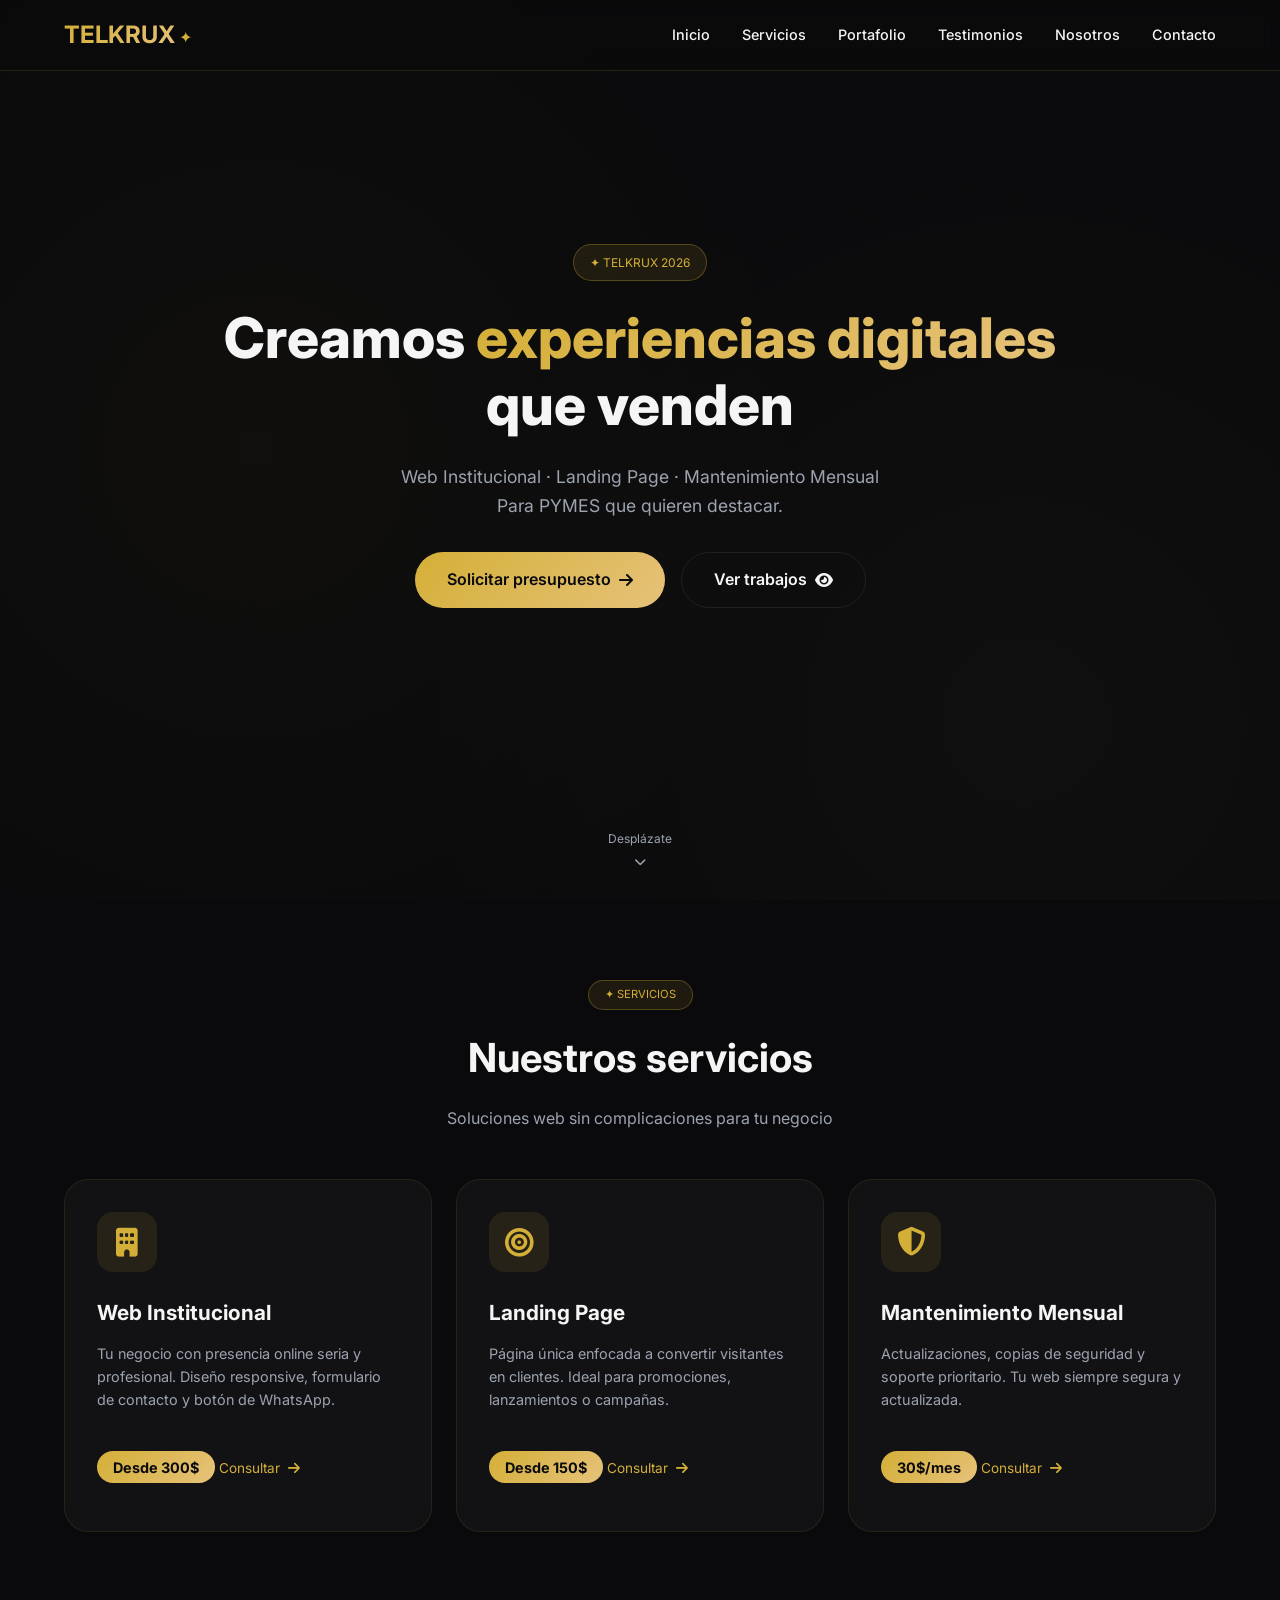
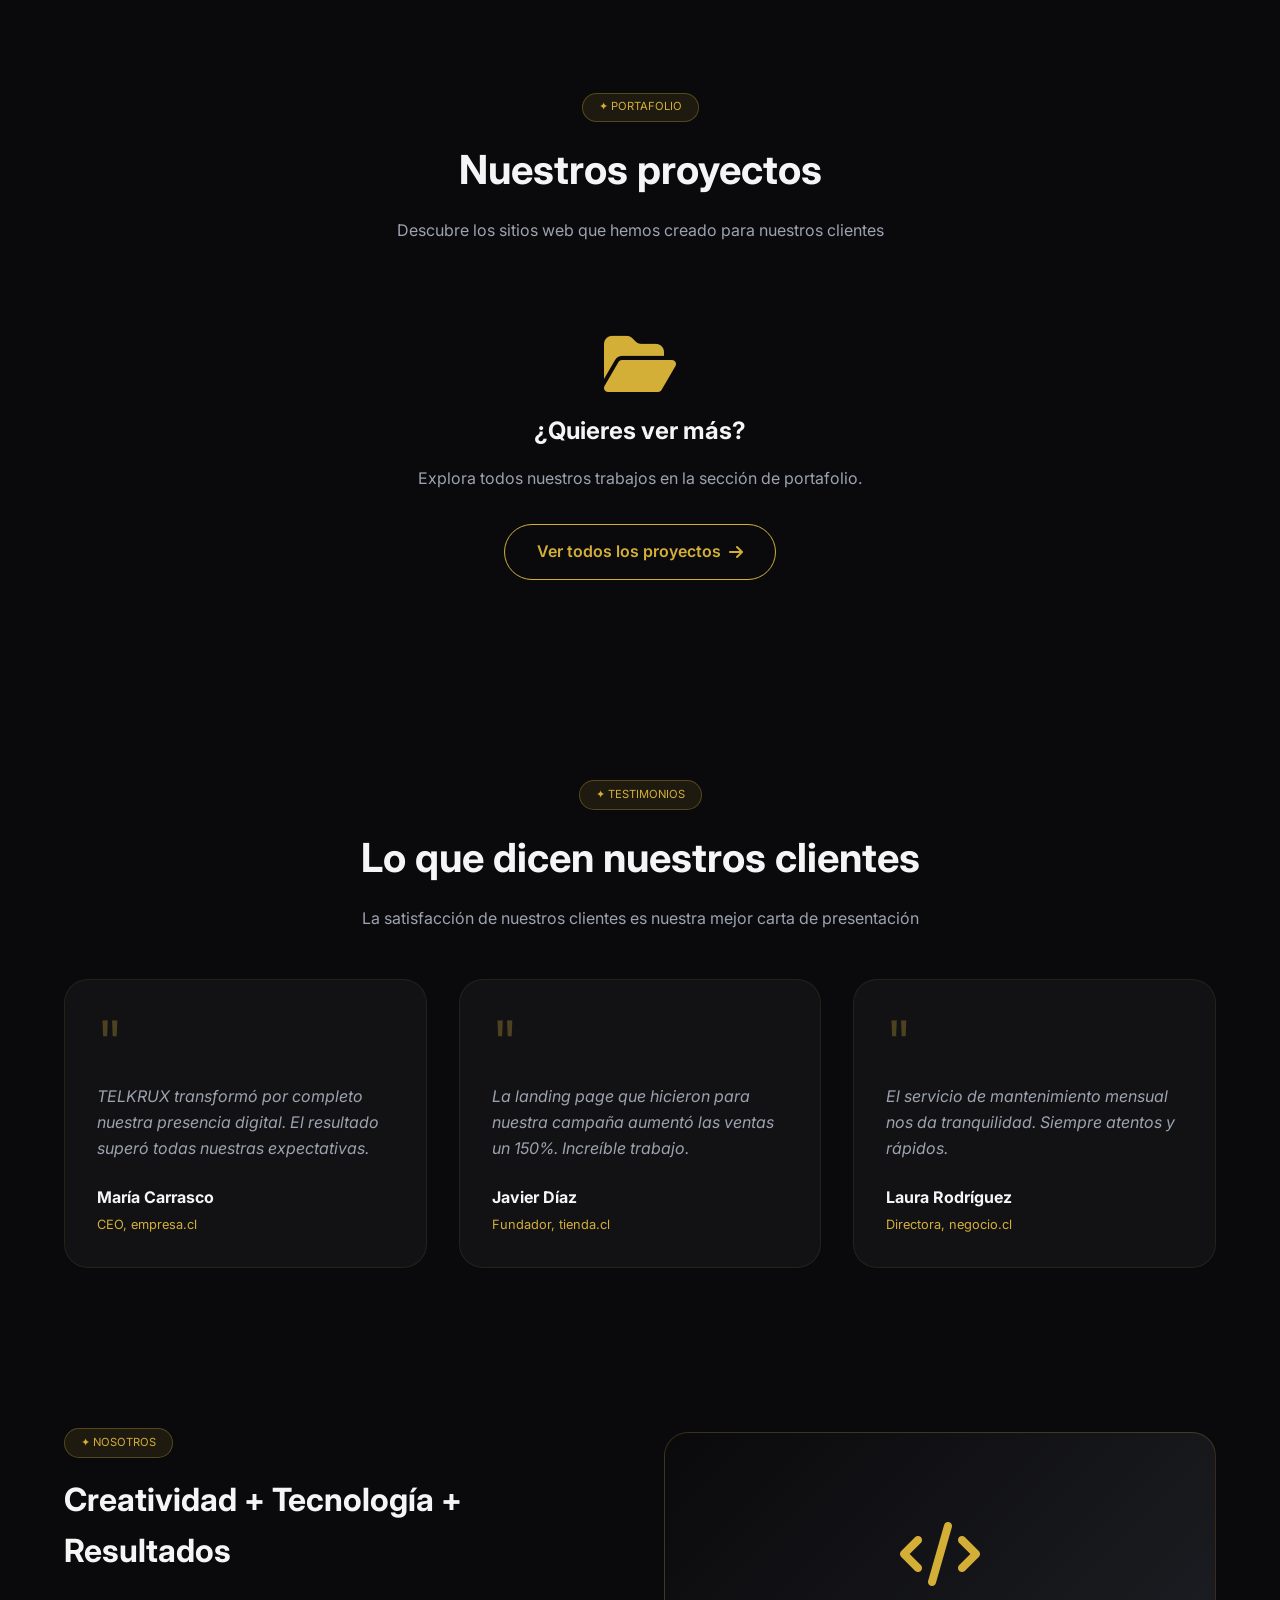
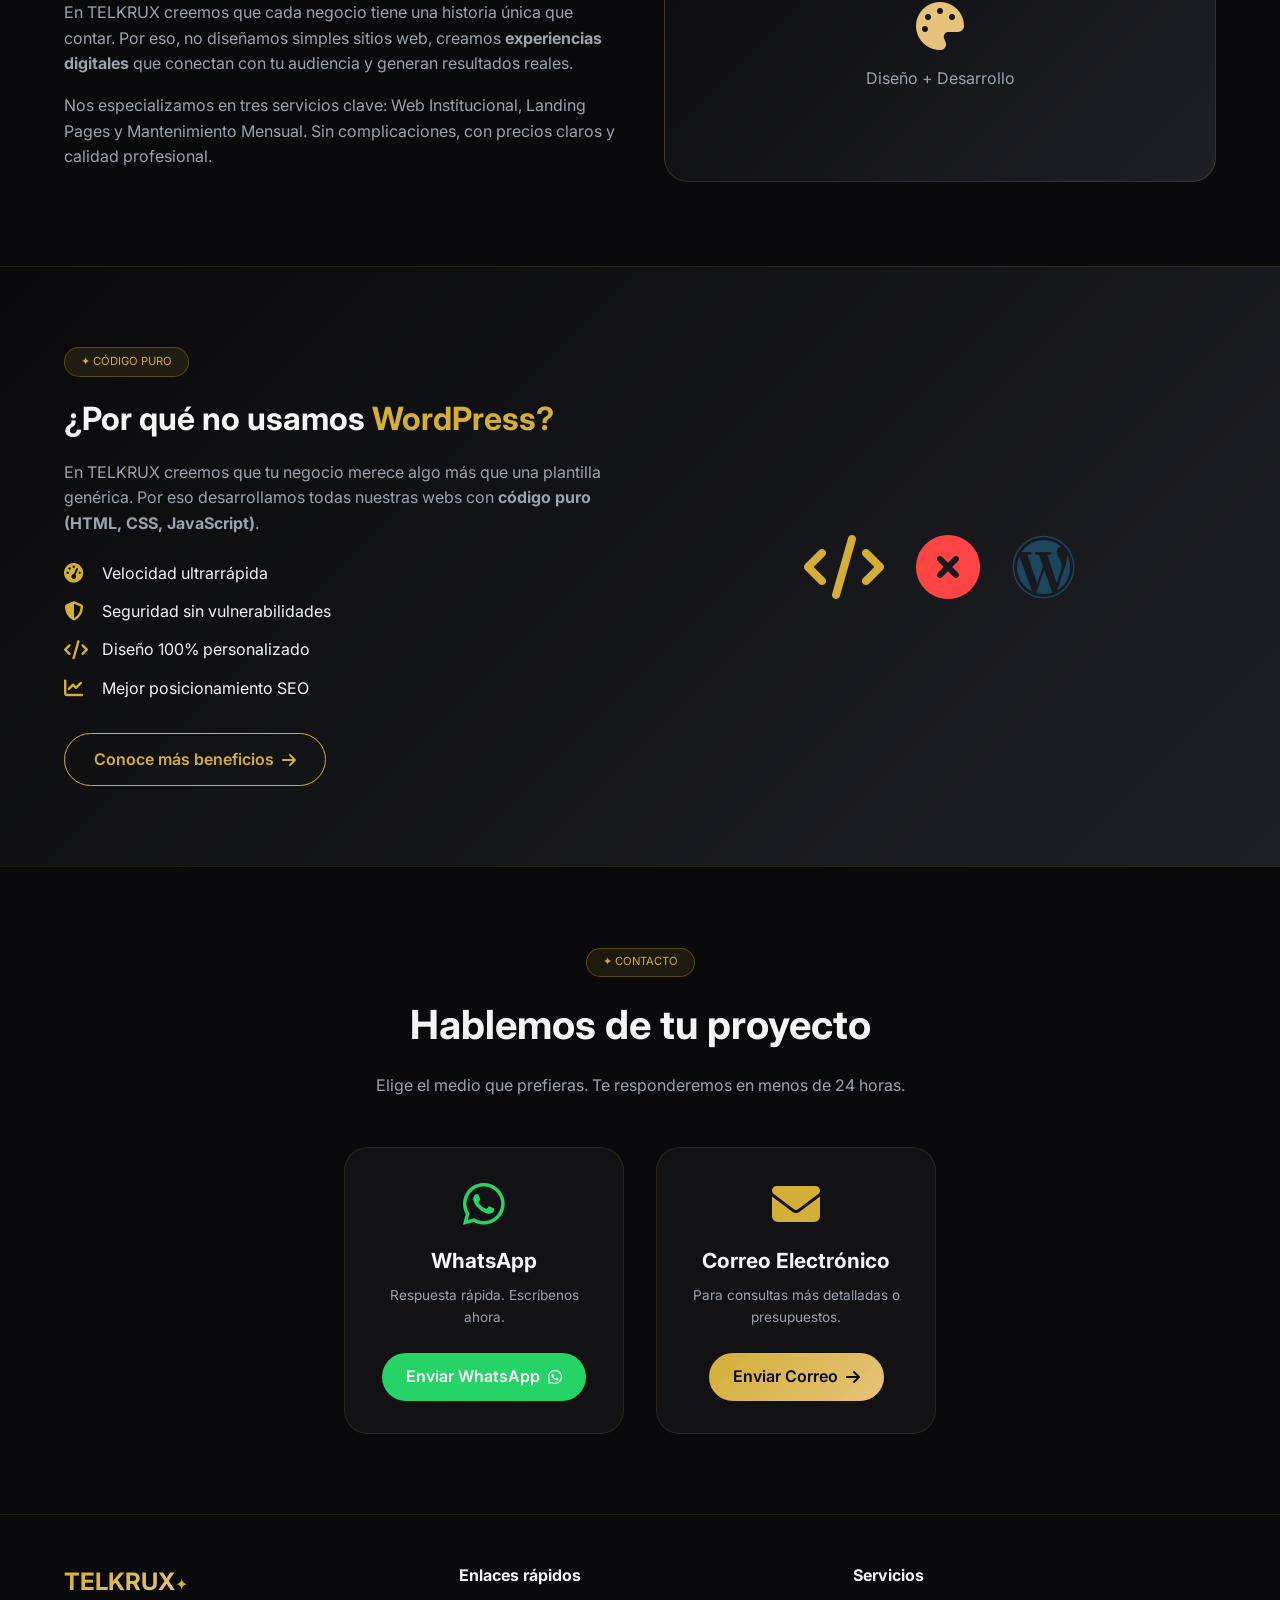
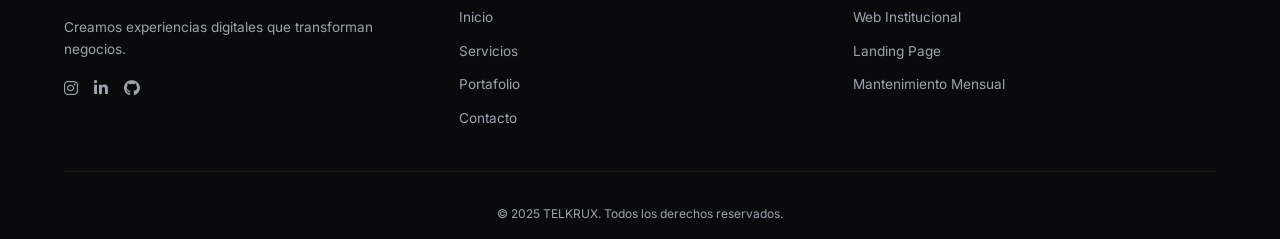
<file: index.html>
<!DOCTYPE html>
<html lang="es">
<head>
    <meta charset="UTF-8">
    <meta name="viewport" content="width=device-width, initial-scale=1.0">
    <title>TELKRUX | Web · Landing · Mantenimiento</title>
    <link rel="stylesheet" href="estilo.css">
    <link href="https://fonts.googleapis.com/css2?family=Inter:wght@300;400;500;600;700;800&display=swap" rel="stylesheet">
    <link rel="stylesheet" href="https://cdnjs.cloudflare.com/ajax/libs/font-awesome/6.5.1/css/all.min.css">
</head>
<body>

    <!-- PRELOADER -->
    <div class="preloader" id="preloader">
        <div class="loader"></div>
    </div>

    <!-- NAVEGACIÓN -->
    <nav class="navbar" id="navbar">
        <div class="nav-container">
            <div class="logo">
                <span class="logo-text">TELKRUX</span>
                <span class="logo-dot">✦</span>
            </div>
            <ul class="nav-menu">
                <li><a href="#inicio" class="nav-link">Inicio</a></li>
                <li><a href="#servicios" class="nav-link">Servicios</a></li>
                <li><a href="portafolio.html" class="nav-link">Portafolio</a></li>
                <li><a href="#testimonios" class="nav-link">Testimonios</a></li>
                <li><a href="#nosotros" class="nav-link">Nosotros</a></li>
                <li><a href="#contacto" class="nav-link">Contacto</a></li>
            </ul>
            <div class="nav-toggle">
                <i class="fas fa-bars"></i>
            </div>
        </div>
    </nav>

    <!-- HERO -->
    <section id="inicio" class="hero">
        <div class="hero-bg"></div>
        <div class="hero-content">
            <div class="hero-badge">
                <span class="badge-text">✦ TELKRUX 2026</span>
            </div>
            <h1 class="hero-title">
                Creamos <span class="gradient-text">experiencias digitales</span><br>
                que venden
            </h1>
            <p class="hero-subtitle">
                Web Institucional · Landing Page · Mantenimiento Mensual<br>
                Para PYMES que quieren destacar.
            </p>
            <div class="hero-buttons">
                <a href="#contacto" class="btn-primary">
                    Solicitar presupuesto <i class="fas fa-arrow-right"></i>
                </a>
                <a href="portafolio.html" class="btn-secondary">
                    Ver trabajos <i class="fas fa-eye"></i>
                </a>
            </div>
        </div>
        <div class="hero-scroll">
            <span>Desplázate</span>
            <i class="fas fa-chevron-down"></i>
        </div>
    </section>

    <!-- SERVICIOS (SOLO 3) -->
    <section id="servicios" class="servicios">
        <div class="container">
            <div class="section-header">
                <span class="section-tag">✦ SERVICIOS</span>
                <h2>Nuestros servicios</h2>
                <p>Soluciones web sin complicaciones para tu negocio</p>
            </div>
            <div class="servicios-grid">
                
                <!-- Servicio 1: Web Institucional -->
                <div class="servicio-card">
                    <div class="servicio-icon"><i class="fas fa-building"></i></div>
                    <h3>Web Institucional</h3>
                    <p>Tu negocio con presencia online seria y profesional. Diseño responsive, formulario de contacto y botón de WhatsApp.</p>
                    <div class="servicio-precio">Desde 300$</div>
                    <a href="#contacto" class="servicio-link">Consultar <i class="fas fa-arrow-right"></i></a>
                </div>
                
                <!-- Servicio 2: Landing Page -->
                <div class="servicio-card">
                    <div class="servicio-icon"><i class="fas fa-bullseye"></i></div>
                    <h3>Landing Page</h3>
                    <p>Página única enfocada a convertir visitantes en clientes. Ideal para promociones, lanzamientos o campañas.</p>
                    <div class="servicio-precio">Desde 150$</div>
                    <a href="#contacto" class="servicio-link">Consultar <i class="fas fa-arrow-right"></i></a>
                </div>
                
                <!-- Servicio 3: Mantenimiento Mensual -->
                <div class="servicio-card">
                    <div class="servicio-icon"><i class="fas fa-shield-alt"></i></div>
                    <h3>Mantenimiento Mensual</h3>
                    <p>Actualizaciones, copias de seguridad y soporte prioritario. Tu web siempre segura y actualizada.</p>
                    <div class="servicio-precio">30$/mes</div>
                    <a href="#contacto" class="servicio-link">Consultar <i class="fas fa-arrow-right"></i></a>
                </div>
                
            </div>
        </div>
    </section>

    <!-- PORTAFOLIO (SOLO BOTÓN - SIN TARJETAS) -->
    <section id="portafolio" class="portafolio">
        <div class="container">
            <div class="section-header">
                <span class="section-tag">✦ PORTAFOLIO</span>
                <h2>Nuestros proyectos</h2>
                <p>Descubre los sitios web que hemos creado para nuestros clientes</p>
            </div>
            <div class="portafolio-cta" style="text-align: center; padding: 40px 0;">
                <div style="max-width: 600px; margin: 0 auto;">
                    <i class="fas fa-folder-open" style="font-size: 4rem; color: var(--cyan); margin-bottom: 1rem; display: block;"></i>
                    <h3 style="font-size: 1.5rem; margin-bottom: 1rem;">¿Quieres ver más?</h3>
                    <p style="color: var(--gray); margin-bottom: 2rem;">Explora todos nuestros trabajos en la sección de portafolio.</p>
                    <a href="portafolio.html" class="btn-primary" style="background: transparent; border: 1px solid var(--cyan); color: var(--cyan);">
                        Ver todos los proyectos <i class="fas fa-arrow-right"></i>
                    </a>
                </div>
            </div>
        </div>
    </section>

    <!-- TESTIMONIOS -->
    <section id="testimonios" class="testimonios">
        <div class="container">
            <div class="section-header">
                <span class="section-tag">✦ TESTIMONIOS</span>
                <h2>Lo que dicen nuestros clientes</h2>
                <p>La satisfacción de nuestros clientes es nuestra mejor carta de presentación</p>
            </div>
            <div class="testimonios-grid">
                <div class="testimonio-card">
                    <div class="testimonio-quote">"</div>
                    <p class="testimonio-text">TELKRUX transformó por completo nuestra presencia digital. El resultado superó todas nuestras expectativas.</p>
                    <div class="testimonio-author">
                        <div class="author-info">
                            <h4>María Carrasco</h4>
                            <p>CEO, empresa.cl</p>
                        </div>
                    </div>
                </div>
                <div class="testimonio-card">
                    <div class="testimonio-quote">"</div>
                    <p class="testimonio-text">La landing page que hicieron para nuestra campaña aumentó las ventas un 150%. Increíble trabajo.</p>
                    <div class="testimonio-author">
                        <div class="author-info">
                            <h4>Javier Díaz</h4>
                            <p>Fundador, tienda.cl</p>
                        </div>
                    </div>
                </div>
                <div class="testimonio-card">
                    <div class="testimonio-quote">"</div>
                    <p class="testimonio-text">El servicio de mantenimiento mensual nos da tranquilidad. Siempre atentos y rápidos.</p>
                    <div class="testimonio-author">
                        <div class="author-info">
                            <h4>Laura Rodríguez</h4>
                            <p>Directora, negocio.cl</p>
                        </div>
                    </div>
                </div>
            </div>
        </div>
    </section>

    <!-- NOSOTROS -->
    <section id="nosotros" class="nosotros">
        <div class="container">
            <div class="nosotros-grid">
                <div class="nosotros-content">
                    <span class="section-tag">✦ NOSOTROS</span>
                    <h2>Creatividad + Tecnología + Resultados</h2>
                    <p>En TELKRUX creemos que cada negocio tiene una historia única que contar. Por eso, no diseñamos simples sitios web, creamos <strong>experiencias digitales</strong> que conectan con tu audiencia y generan resultados reales.</p>
                    <p>Nos especializamos en tres servicios clave: Web Institucional, Landing Pages y Mantenimiento Mensual. Sin complicaciones, con precios claros y calidad profesional.</p>
                </div>
                <div class="nosotros-image">
                    <div class="image-wrapper">
                        <div style="background: linear-gradient(135deg, #0A0A0C, #1F2026); height: 350px; border-radius: 24px; display: flex; align-items: center; justify-content: center; flex-direction: column; gap: 1rem; border: 1px solid rgba(212, 175, 55, 0.2);">
                            <i class="fas fa-code" style="font-size: 4rem; color: #D4AF37;"></i>
                            <i class="fas fa-palette" style="font-size: 3rem; color: #E6C27A;"></i>
                            <p style="color: #9CA3AF;">Diseño + Desarrollo</p>
                        </div>
                    </div>
                </div>
            </div>
        </div>
    </section>
        <!-- POR QUÉ CÓDIGO PURO (NO WORDPRESS) -->
    <section class="ventajas-codigo">
        <div class="container">
            <div class="ventajas-grid">
                <div class="ventajas-texto">
                    <span class="section-tag">✦ CÓDIGO PURO</span>
                    <h2>¿Por qué no usamos <span class="highlight">WordPress?</span></h2>
                    <p>En TELKRUX creemos que tu negocio merece algo más que una plantilla genérica. Por eso desarrollamos todas nuestras webs con <strong>código puro (HTML, CSS, JavaScript)</strong>.</p>
                    <ul class="ventajas-lista">
                        <li><i class="fas fa-tachometer-alt"></i> Velocidad ultrarrápida</li>
                        <li><i class="fas fa-shield-alt"></i> Seguridad sin vulnerabilidades</li>
                        <li><i class="fas fa-code"></i> Diseño 100% personalizado</li>
                        <li><i class="fas fa-chart-line"></i> Mejor posicionamiento SEO</li>
                    </ul>
                    <a href="codigo.html" class="btn-ventaja">
                        Conoce más beneficios <i class="fas fa-arrow-right"></i>
                    </a>
                </div>
                <div class="ventajas-icono">
                    <i class="fas fa-code"></i>
                    <i class="fas fa-times-circle"></i>
                    <i class="fab fa-wordpress"></i>
                </div>
            </div>
        </div>
    </section>

    <!-- CONTACTO (SOLO WHATSAPP Y CORREO) -->
    <section id="contacto" class="contacto">
        <div class="container">
            <div class="section-header">
                <span class="section-tag">✦ CONTACTO</span>
                <h2>Hablemos de tu proyecto</h2>
                <p>Elige el medio que prefieras. Te responderemos en menos de 24 horas.</p>
            </div>
            <div class="contacto-simple">
                <div class="contacto-card-wsp">
                    <div class="contacto-icon"><i class="fab fa-whatsapp"></i></div>
                    <h3>WhatsApp</h3>
                    <p>Respuesta rápida. Escríbenos ahora.</p>
                    <a href="https://wa.me/56912345678?text=Hola%20TELKRUX%2C%20necesito%20informaci%C3%B3n%20sobre%20sus%20servicios" class="btn-wsp" target="_blank">
                        Enviar WhatsApp <i class="fab fa-whatsapp"></i>
                    </a>
                </div>
                <div class="contacto-card-email">
                    <div class="contacto-icon"><i class="fas fa-envelope"></i></div>
                    <h3>Correo Electrónico</h3>
                    <p>Para consultas más detalladas o presupuestos.</p>
                    <a href="mailto:hola@telkruxpaginas.com?subject=Consulta%20sobre%20servicios%20web" class="btn-email">
                        Enviar Correo <i class="fas fa-arrow-right"></i>
                    </a>
                </div>
            </div>
        </div>
    </section>

    <!-- FOOTER -->
    <footer class="footer">
        <div class="container">
            <div class="footer-grid">
                <div class="footer-about">
                    <div class="logo"><span class="logo-text">TELKRUX</span><span class="logo-dot">✦</span></div>
                    <p>Creamos experiencias digitales que transforman negocios.</p>
                    <div class="social-links">
                        <a href="#"><i class="fab fa-instagram"></i></a>
                        <a href="#"><i class="fab fa-linkedin-in"></i></a>
                        <a href="#"><i class="fab fa-github"></i></a>
                    </div>
                </div>
                <div class="footer-links">
                    <h4>Enlaces rápidos</h4>
                    <ul>
                        <li><a href="#inicio">Inicio</a></li>
                        <li><a href="#servicios">Servicios</a></li>
                        <li><a href="portafolio.html">Portafolio</a></li>
                        <li><a href="#contacto">Contacto</a></li>
                    </ul>
                </div>
                <div class="footer-links">
                    <h4>Servicios</h4>
                    <ul>
                        <li><a href="#servicios">Web Institucional</a></li>
                        <li><a href="#servicios">Landing Page</a></li>
                        <li><a href="#servicios">Mantenimiento Mensual</a></li>
                    </ul>
                </div>
            </div>
            <div class="footer-bottom">
                <p>&copy; 2025 TELKRUX. Todos los derechos reservados.</p>
            </div>
        </div>
    </footer>

    <button class="scroll-top" id="scrollTop">
        <i class="fas fa-arrow-up"></i>
    </button>

    <script src="script.js"></script>
</body>
</html>
</file>
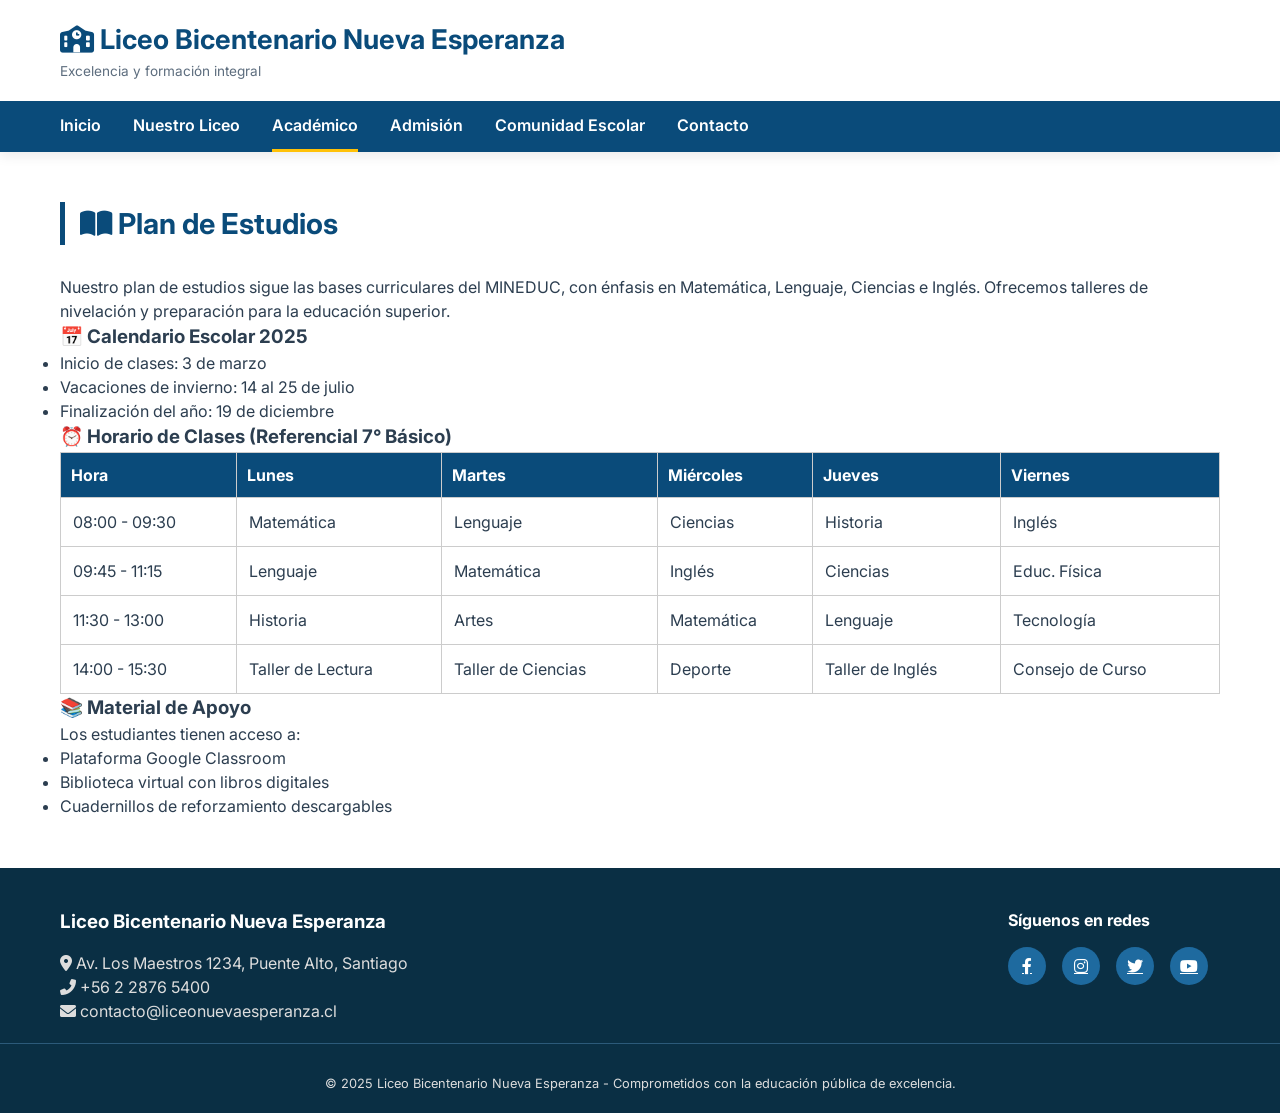
<file: ac.html>
<!DOCTYPE html>
<html lang="es">
<head>
    <meta charset="UTF-8">
    <meta name="viewport" content="width=device-width, initial-scale=1.0">
    <title>Académico | Liceo Bicentenario Nueva Esperanza</title>
    <link rel="stylesheet" href="style.css">
    <link rel="stylesheet" href="https://cdnjs.cloudflare.com/ajax/libs/font-awesome/6.0.0-beta3/css/all.min.css">
    <link href="https://fonts.googleapis.com/css2?family=Inter:opsz,wght@300;400;600;700&display=swap" rel="stylesheet">
</head>
<body>
    <header class="main-header">
        <div class="container header-flex">
            <div class="logo-area">
                <h1><i class="fas fa-school"></i> Liceo Bicentenario <span>Nueva Esperanza</span></h1>
                <p class="tagline">Excelencia y formación integral</p>
            </div>
        </div>
        <nav class="main-nav">
            <div class="container nav-container">
                <ul class="nav-menu">
                    <li><a href="lb.html" class="nav-link">Inicio</a></li>
                    <li><a href="nl.html" class="nav-link">Nuestro Liceo</a></li>
                    <li><a href="ac.html" class="nav-link active">Académico</a></li>
                    <li><a href="ad.html" class="nav-link">Admisión</a></li>
                    <li><a href="ce.html" class="nav-link">Comunidad Escolar</a></li>
                    <li><a href="c.html" class="nav-link">Contacto</a></li>
                </ul>
                <div class="mobile-menu-icon"><i class="fas fa-bars"></i></div>
            </div>
        </nav>
    </header>

    <main class="container contenido-pagina">
        <h2><i class="fas fa-book-open"></i> Plan de Estudios</h2>
        <p>Nuestro plan de estudios sigue las bases curriculares del MINEDUC, con énfasis en Matemática, Lenguaje, Ciencias e Inglés. Ofrecemos talleres de nivelación y preparación para la educación superior.</p>
        
        <h3>📅 Calendario Escolar 2025</h3>
        <ul>
            <li>Inicio de clases: 3 de marzo</li>
            <li>Vacaciones de invierno: 14 al 25 de julio</li>
            <li>Finalización del año: 19 de diciembre</li>
        </ul>

        <h3>⏰ Horario de Clases (Referencial 7° Básico)</h3>
        <div class="horario-container" style="overflow-x: auto;">
            <table class="horario-tabla" style="width: 100%; border-collapse: collapse;">
                <thead>
                    <tr style="background: var(--azul-principal); color: white;">
                        <th style="padding: 10px;">Hora</th>
                        <th style="padding: 10px;">Lunes</th>
                        <th style="padding: 10px;">Martes</th>
                        <th style="padding: 10px;">Miércoles</th>
                        <th style="padding: 10px;">Jueves</th>
                        <th style="padding: 10px;">Viernes</th>
                    </tr>
                </thead>
                <tbody>
                    <tr><td>08:00 - 09:30</td><td>Matemática</td><td>Lenguaje</td><td>Ciencias</td><td>Historia</td><td>Inglés</td></tr>
                    <tr><td>09:45 - 11:15</td><td>Lenguaje</td><td>Matemática</td><td>Inglés</td><td>Ciencias</td><td>Educ. Física</td></tr>
                    <tr><td>11:30 - 13:00</td><td>Historia</td><td>Artes</td><td>Matemática</td><td>Lenguaje</td><td>Tecnología</td></tr>
                    <tr><td>14:00 - 15:30</td><td>Taller de Lectura</td><td>Taller de Ciencias</td><td>Deporte</td><td>Taller de Inglés</td><td>Consejo de Curso</td></tr>
                </tbody>
            </table>
        </div>

        <h3>📚 Material de Apoyo</h3>
        <p>Los estudiantes tienen acceso a:</p>
        <ul>
            <li>Plataforma Google Classroom</li>
            <li>Biblioteca virtual con libros digitales</li>
            <li>Cuadernillos de reforzamiento descargables</li>
        </ul>
    </main>

    <footer class="main-footer">
        <div class="container footer-content">
            <div class="footer-info">
                <h3>Liceo Bicentenario Nueva Esperanza</h3>
                <p><i class="fas fa-map-marker-alt"></i> Av. Los Maestros 1234, Puente Alto, Santiago</p>
                <p><i class="fas fa-phone-alt"></i> +56 2 2876 5400</p>
                <p><i class="fas fa-envelope"></i> contacto@liceonuevaesperanza.cl</p>
            </div>
            <div class="footer-social">
                <h4>Síguenos en redes</h4>
                <div class="social-links">
                    <a href="#" aria-label="Facebook"><i class="fab fa-facebook-f"></i></a>
                    <a href="#" aria-label="Instagram"><i class="fab fa-instagram"></i></a>
                    <a href="#" aria-label="Twitter"><i class="fab fa-twitter"></i></a>
                    <a href="#" aria-label="YouTube"><i class="fab fa-youtube"></i></a>
                </div>
            </div>
        </div>
        <div class="copyright">
            <p>&copy; 2025 Liceo Bicentenario Nueva Esperanza - Comprometidos con la educación pública de excelencia.</p>
        </div>
    </footer>

    <script src="script.js"></script>
</body>
</html>
</file>
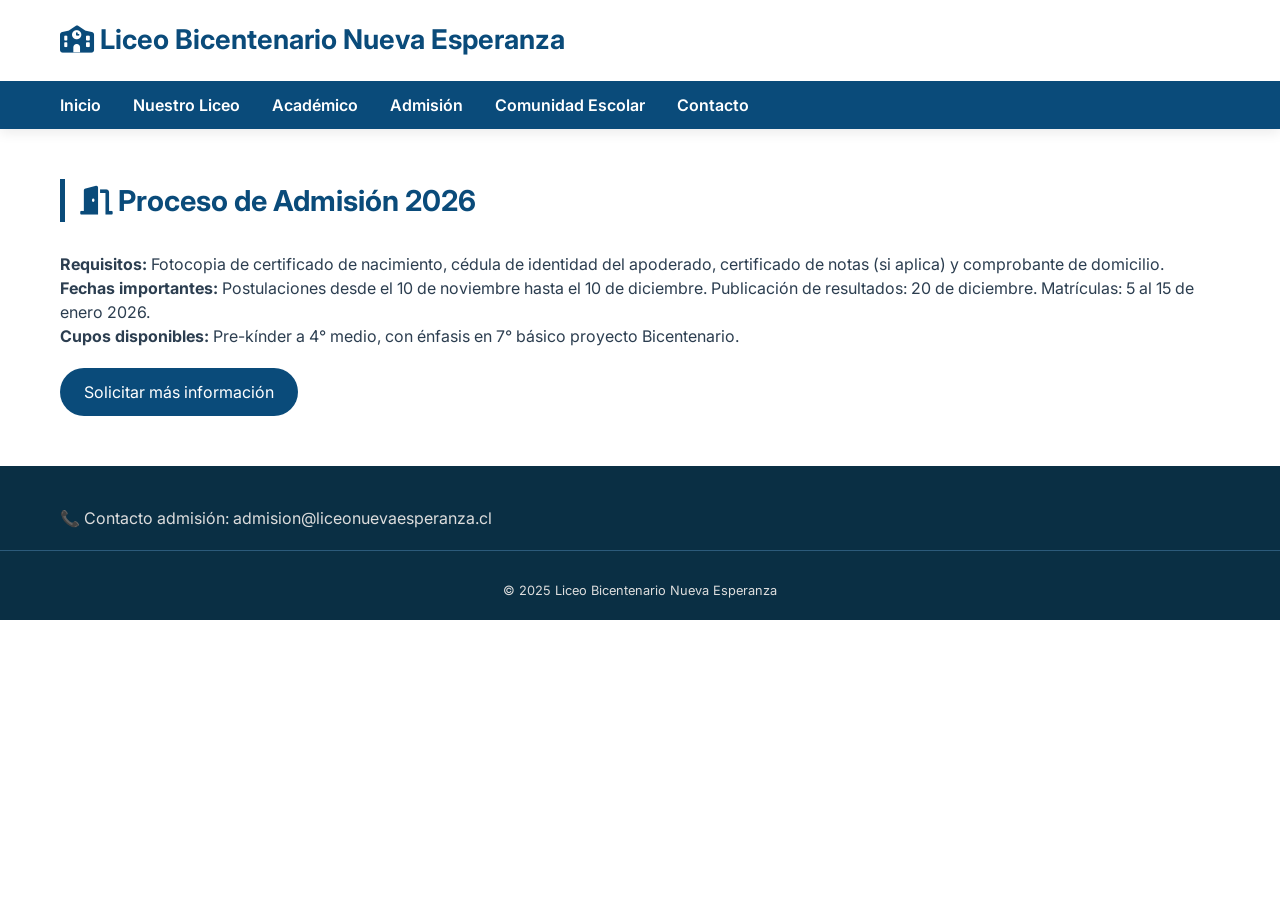
<file: ad.html>
<!DOCTYPE html>
<html lang="es">
<head><meta charset="UTF-8"><meta name="viewport" content="width=device-width, initial-scale=1.0"><title>Admisión | Liceo Nueva Esperanza</title><link rel="stylesheet" href="style.css"><link rel="stylesheet" href="https://cdnjs.cloudflare.com/ajax/libs/font-awesome/6.0.0-beta3/css/all.min.css"><link href="https://fonts.googleapis.com/css2?family=Inter:opsz,wght@300;400;600;700&display=swap" rel="stylesheet"></head>
<body>
    <header class="main-header"><div class="container header-flex"><div class="logo-area"><h1><i class="fas fa-school"></i> Liceo Bicentenario <span>Nueva Esperanza</span></h1></div><div class="access-widget" id="accessWidget"></div></div>
    <nav class="main-nav"><div class="container nav-container"><ul class="nav-menu"><li><a href="lb.html">Inicio</a></li><li><a href="nl.html">Nuestro Liceo</a></li><li><a href="ac.html">Académico</a></li><li><a href="ad.html">Admisión</a></li><li><a href="ce.html">Comunidad Escolar</a></li><li><a href="c.html">Contacto</a></li></ul><div class="mobile-menu-icon"><i class="fas fa-bars"></i></div></div></nav></header>
    <main class="container admision-detalle">
        <h2><i class="fas fa-door-open"></i> Proceso de Admisión 2026</h2>
        <p><strong>Requisitos:</strong> Fotocopia de certificado de nacimiento, cédula de identidad del apoderado, certificado de notas (si aplica) y comprobante de domicilio.</p>
        <p><strong>Fechas importantes:</strong> Postulaciones desde el 10 de noviembre hasta el 10 de diciembre. Publicación de resultados: 20 de diciembre. Matrículas: 5 al 15 de enero 2026.</p>
        <p><strong>Cupos disponibles:</strong> Pre-kínder a 4° medio, con énfasis en 7° básico proyecto Bicentenario.</p>
        <a href="contacto.html" style="display:inline-block; background:#0A4B7A; color:white; padding:12px 24px; border-radius:30px; text-decoration:none; margin-top:20px;">Solicitar más información</a>
    </main>
    <footer class="main-footer"><div class="container footer-content"><div class="footer-info"><p>📞 Contacto admisión: admision@liceonuevaesperanza.cl</p></div></div><div class="copyright"><p>&copy; 2025 Liceo Bicentenario Nueva Esperanza</p></div></footer>
    <script src="script.js"></script>
</body>
</html>
</file>
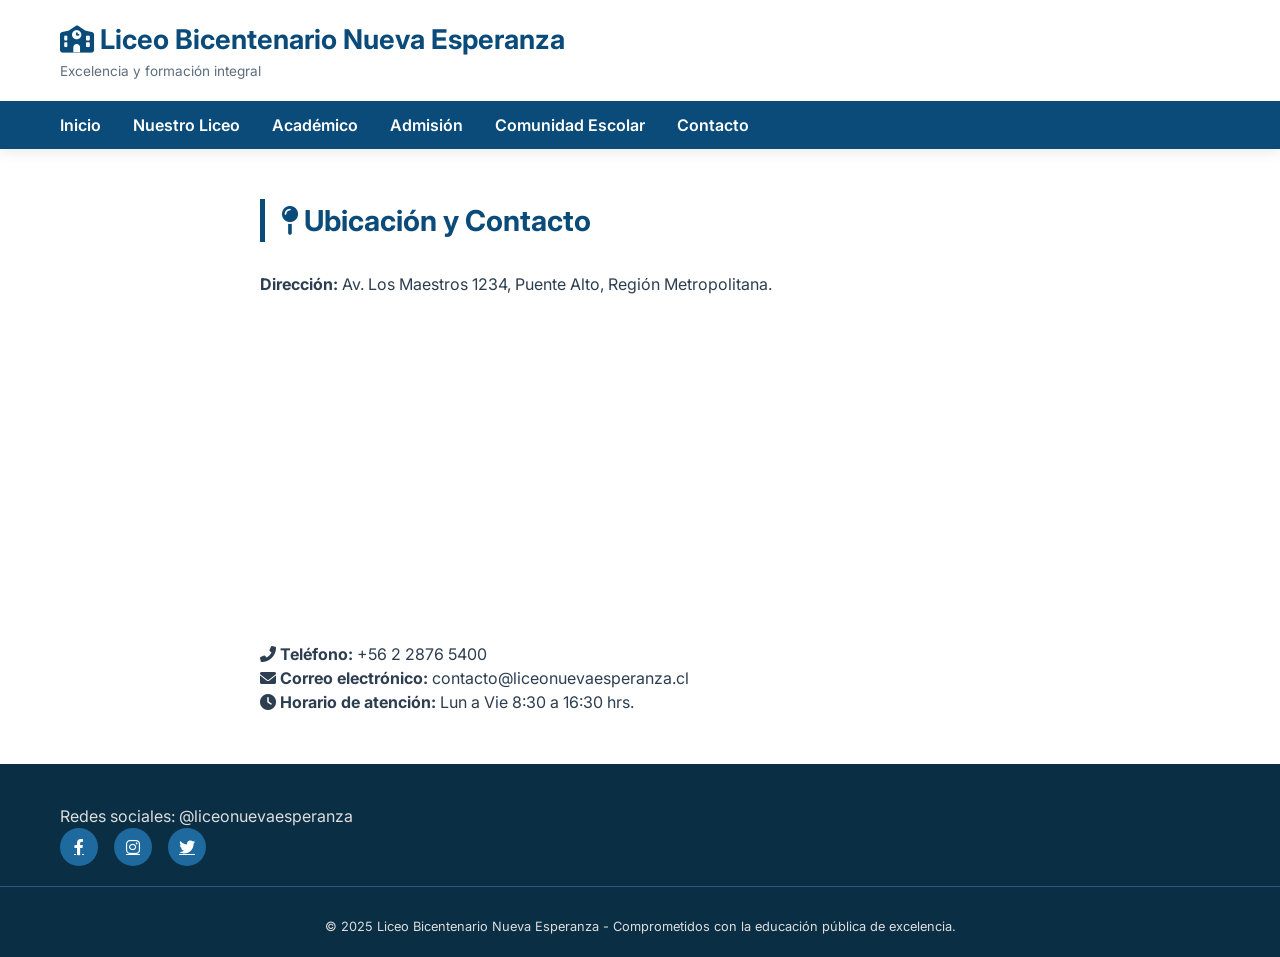
<file: c.html>
<!DOCTYPE html>
<html lang="es">
<head>
    <meta charset="UTF-8">
    <meta name="viewport" content="width=device-width, initial-scale=1.0">
    <title>Contacto | Liceo Bicentenario Nueva Esperanza</title>
    <link rel="stylesheet" href="style.css">
    <link rel="stylesheet" href="https://cdnjs.cloudflare.com/ajax/libs/font-awesome/6.0.0-beta3/css/all.min.css">
    <link href="https://fonts.googleapis.com/css2?family=Inter:opsz,wght@300;400;600;700&display=swap" rel="stylesheet">
</head>
<body>
    <header class="main-header">
        <div class="container header-flex">
            <div class="logo-area">
                <h1><i class="fas fa-school"></i> Liceo Bicentenario <span>Nueva Esperanza</span></h1>
                <p class="tagline">Excelencia y formación integral</p>
            </div>
        </div>
        <nav class="main-nav">
            <div class="container nav-container">
                <ul class="nav-menu">
                    <li><a href="lb.html">Inicio</a></li>
                    <li><a href="nl.html">Nuestro Liceo</a></li>
                    <li><a href="ac.html">Académico</a></li>
                    <li><a href="ad.html">Admisión</a></li>
                    <li><a href="ce.html">Comunidad Escolar</a></li>
                    <li><a href="c.html ">Contacto</a></li>
                </ul>
                <div class="mobile-menu-icon"><i class="fas fa-bars"></i></div>
            </div>
        </nav>
    </header>

    <main class="container contacto-grid" style="display: grid; grid-template-columns: 1fr; gap: 40px; max-width: 800px; margin: 50px auto;">
        <div>
            <h2><i class="fas fa-map-pin"></i> Ubicación y Contacto</h2>
            <p><strong>Dirección:</strong> Av. Los Maestros 1234, Puente Alto, Región Metropolitana.</p>
            <iframe width="100%" height="300" style="border:0; border-radius:20px; margin: 20px 0;" loading="lazy" src="https://maps.google.com/maps?q=Puente%20Alto%2C%20Av.%20Los%20Maestros&t=&z=14&ie=UTF8&iwloc=&output=embed"></iframe>
            <p><i class="fas fa-phone-alt"></i> <strong>Teléfono:</strong> +56 2 2876 5400</p>
            <p><i class="fas fa-envelope"></i> <strong>Correo electrónico:</strong> contacto@liceonuevaesperanza.cl</p>
            <p><i class="fas fa-clock"></i> <strong>Horario de atención:</strong> Lun a Vie 8:30 a 16:30 hrs.</p>
        </div>
    </main>

    <footer class="main-footer">
        <div class="container footer-content">
            <div class="footer-info">
                <p>Redes sociales: @liceonuevaesperanza</p>
                <div class="social-links">
                    <a href="#" aria-label="Facebook"><i class="fab fa-facebook-f"></i></a>
                    <a href="#" aria-label="Instagram"><i class="fab fa-instagram"></i></a>
                    <a href="#" aria-label="Twitter"><i class="fab fa-twitter"></i></a>
                </div>
            </div>
        </div>
        <div class="copyright">
            <p>&copy; 2025 Liceo Bicentenario Nueva Esperanza - Comprometidos con la educación pública de excelencia.</p>
        </div>
    </footer>

    <script src="script.js"></script>
</body>
</html>
</file>
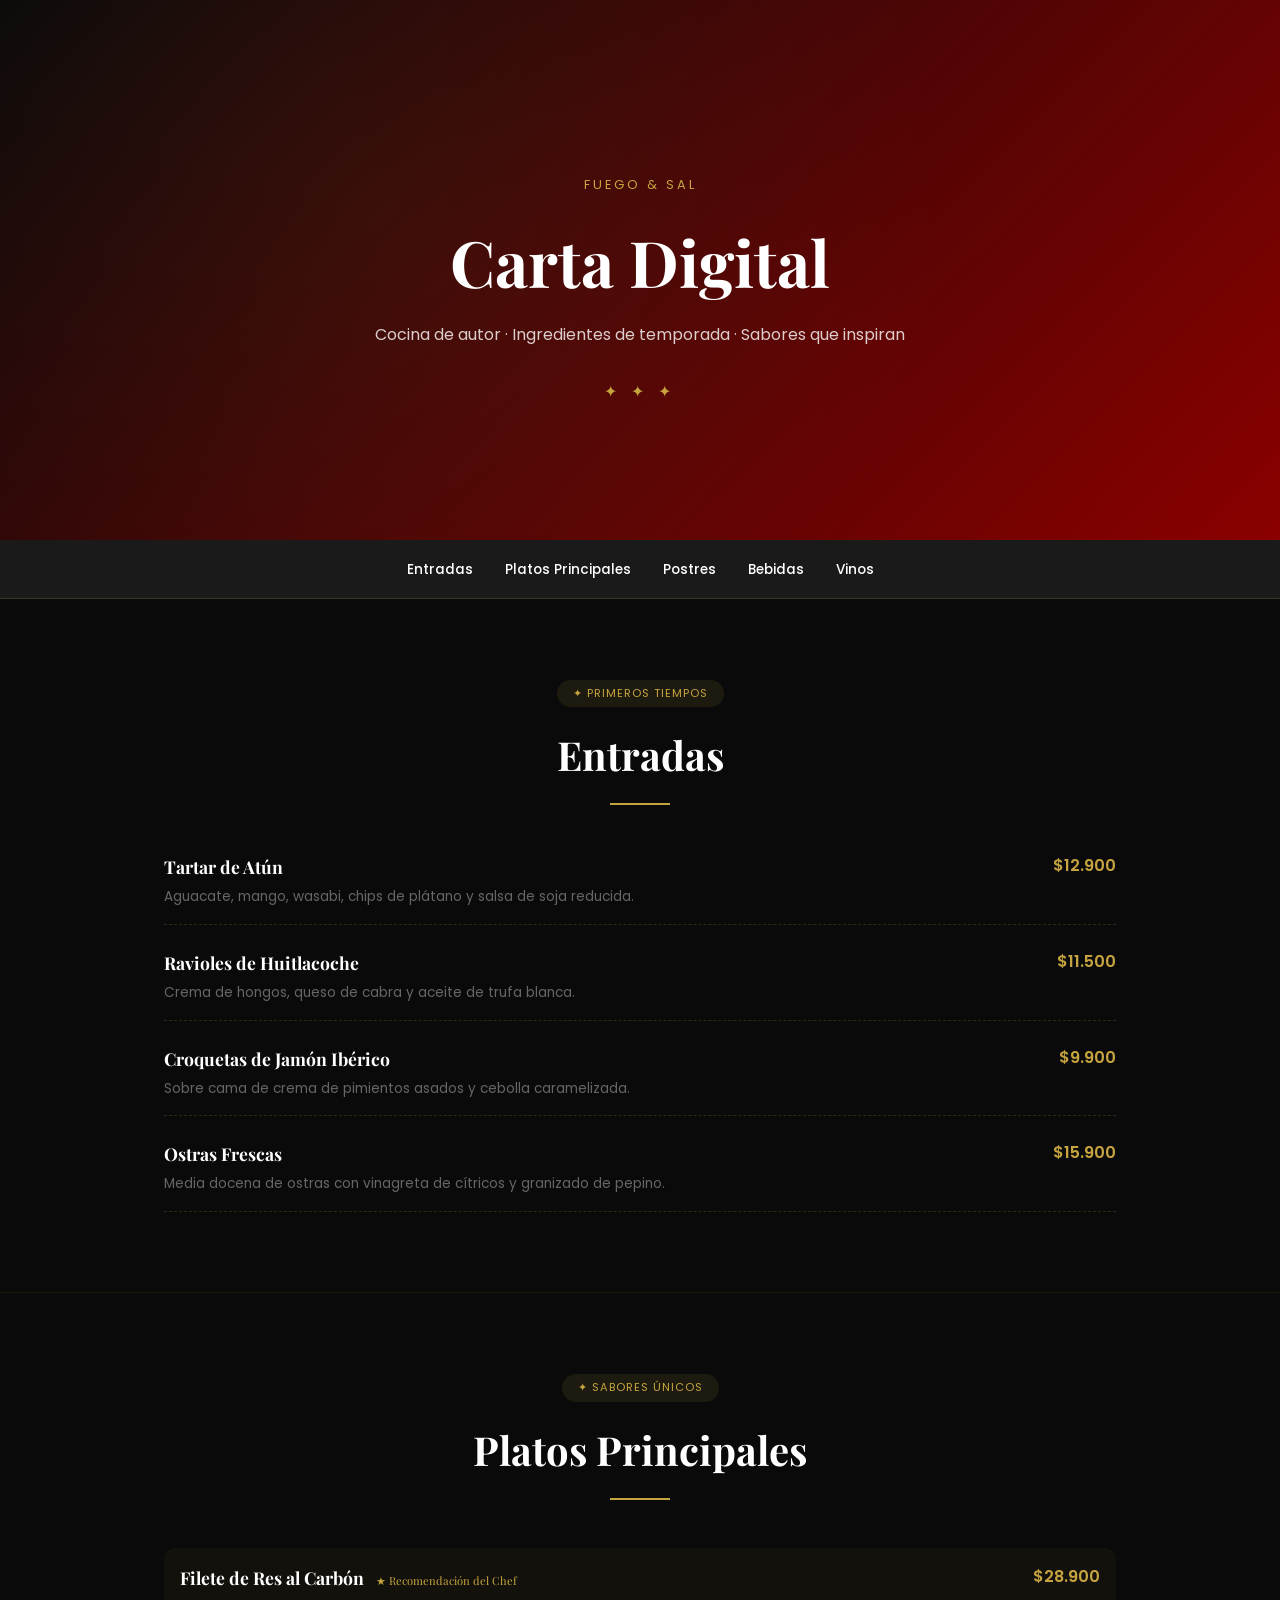
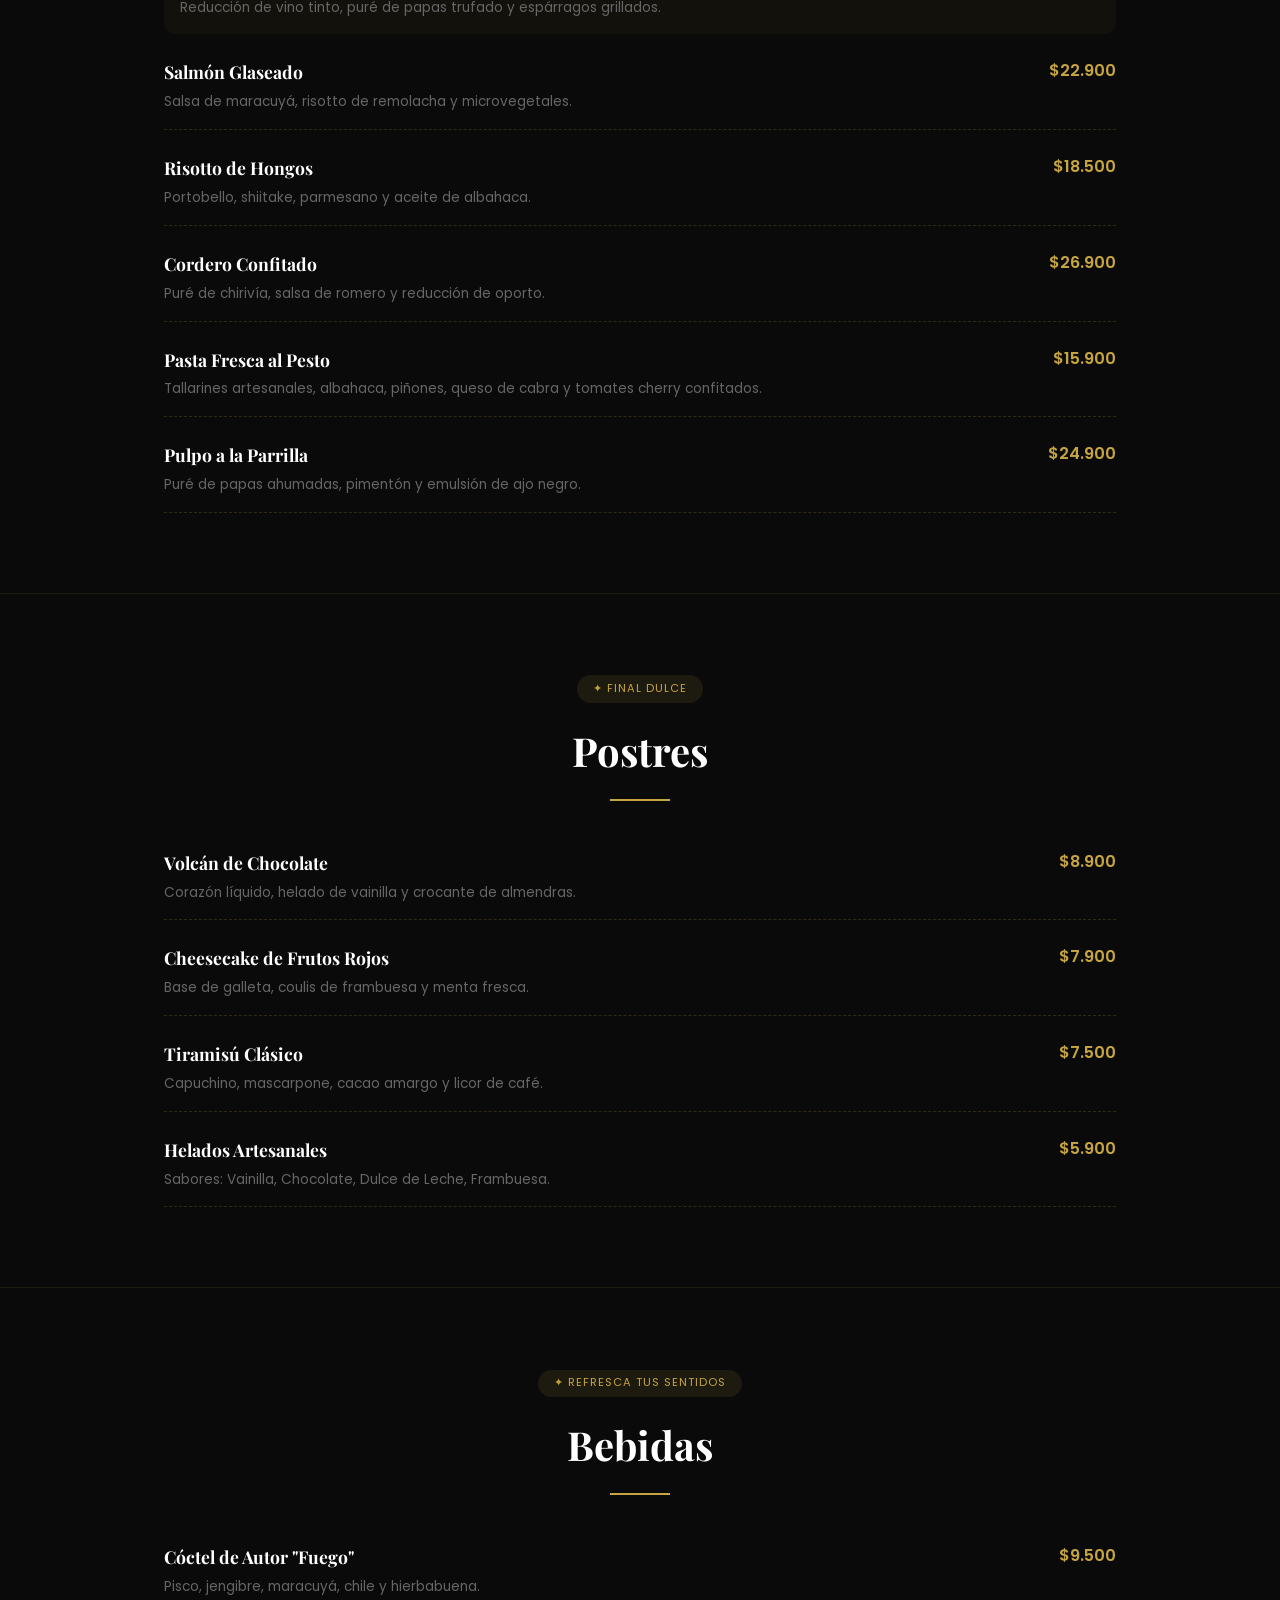
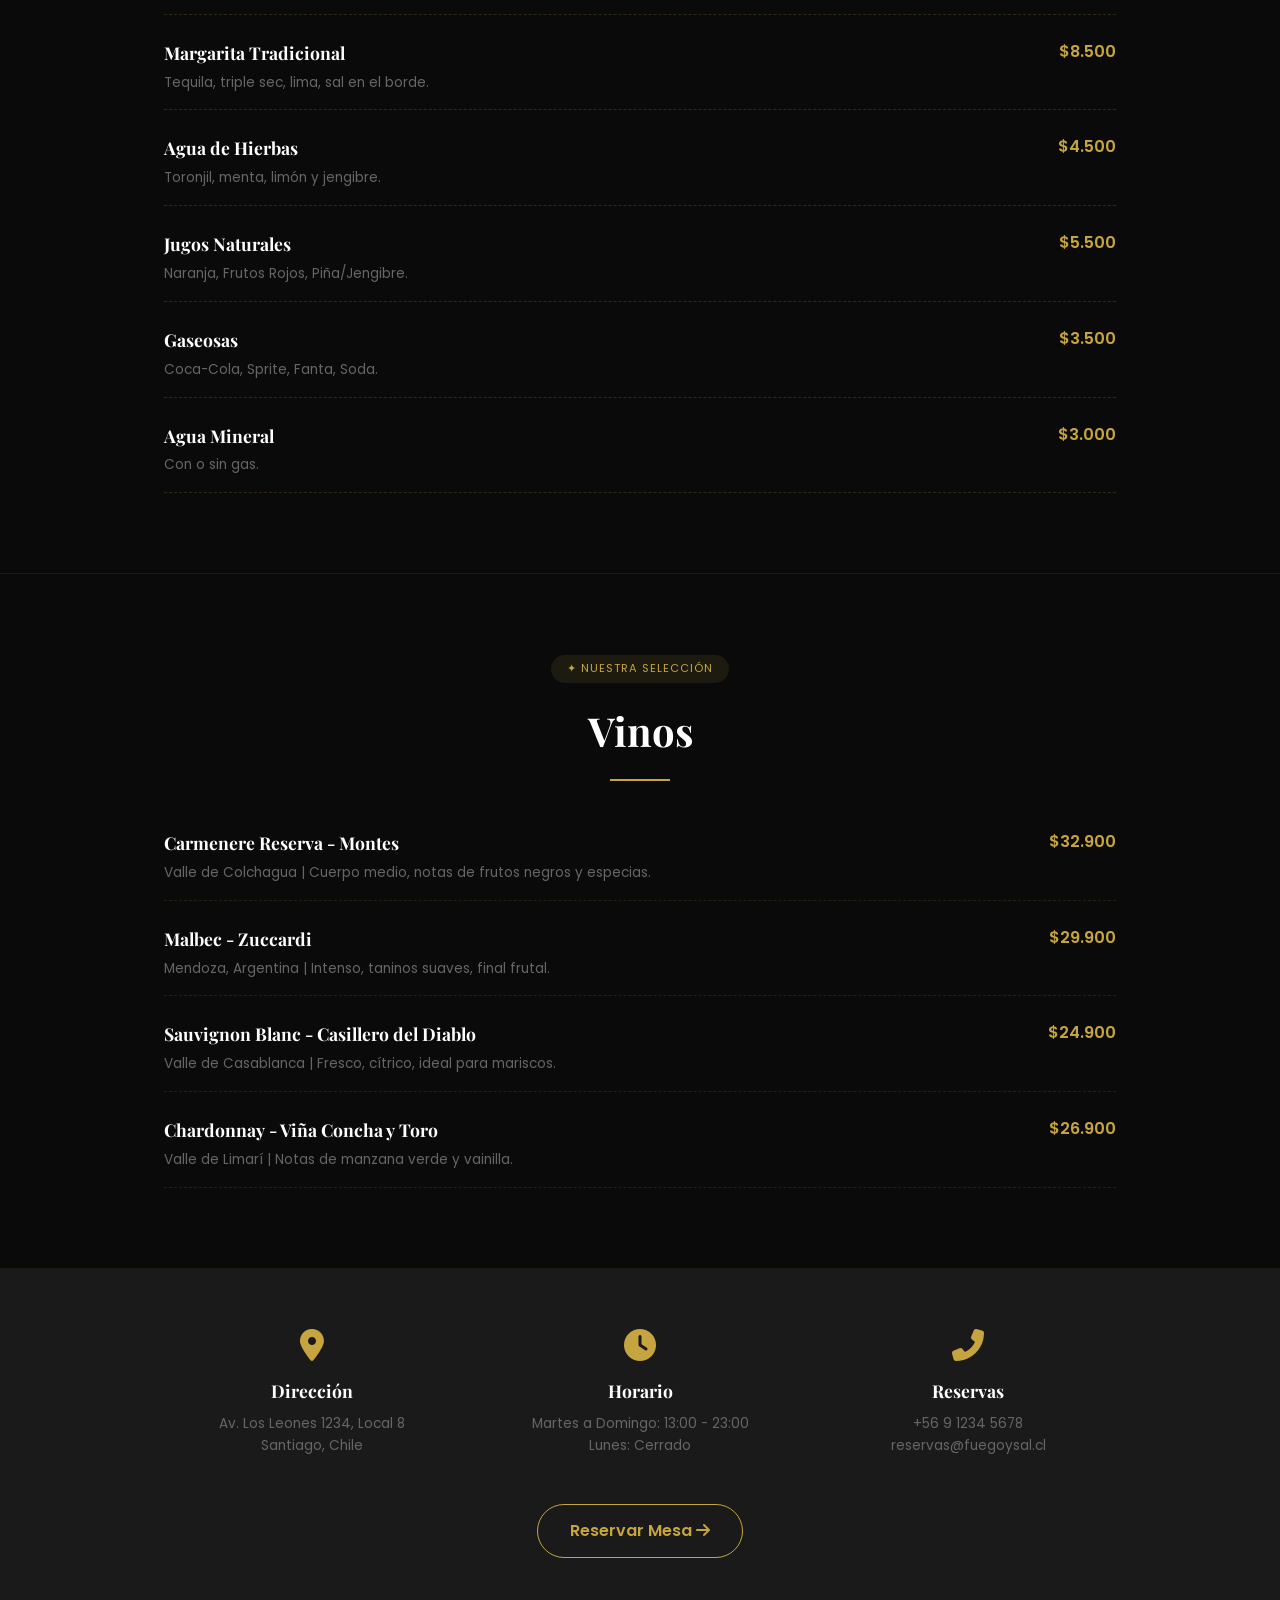
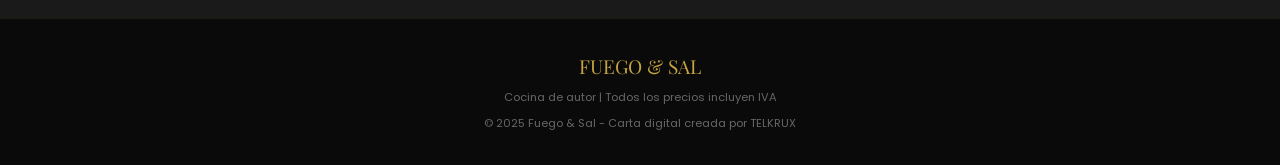
<file: carta.html>
<!DOCTYPE html>
<html lang="es">
<head>
    <meta charset="UTF-8">
    <meta name="viewport" content="width=device-width, initial-scale=1.0">
    <title>Fuego & Sal | Carta digital</title>
    <link rel="stylesheet" href="carta.css">
    <link href="https://fonts.googleapis.com/css2?family=Playfair+Display:wght@400;500;600;700;800&family=Poppins:wght@300;400;500;600&display=swap" rel="stylesheet">
    <link rel="stylesheet" href="https://cdnjs.cloudflare.com/ajax/libs/font-awesome/6.5.1/css/all.min.css">
</head>
<body>

    <!-- HERO / ENCABEZADO -->
    <header class="hero-carta">
        <div class="hero-overlay"></div>
        <div class="hero-content">
            <div class="restaurante-nombre">FUEGO & SAL</div>
            <h1>Carta Digital</h1>
            <p>Cocina de autor · Ingredientes de temporada · Sabores que inspiran</p>
            <div class="hero-decor">✦ ✦ ✦</div>
        </div>
    </header>

    <!-- MENÚ DE NAVEGACIÓN RÁPIDA -->
    <nav class="menu-nav">
        <div class="container">
            <ul>
                <li><a href="#entradas">Entradas</a></li>
                <li><a href="#principales">Platos Principales</a></li>
                <li><a href="#postres">Postres</a></li>
                <li><a href="#bebidas">Bebidas</a></li>
                <li><a href="#vinos">Vinos</a></li>
            </ul>
        </div>
    </nav>

    <!-- SECCIÓN ENTRADAS -->
    <section id="entradas" class="seccion-menu">
        <div class="container">
            <div class="seccion-header">
                <span class="categoria-tag">✦ PRIMEROS TIEMPOS</span>
                <h2>Entradas</h2>
                <div class="decor-linea"></div>
            </div>
            <div class="menu-grid">
                <div class="menu-item">
                    <div class="item-info">
                        <h3>Tartar de Atún</h3>
                        <p>Aguacate, mango, wasabi, chips de plátano y salsa de soja reducida.</p>
                    </div>
                    <div class="item-precio">$12.900</div>
                </div>
                <div class="menu-item">
                    <div class="item-info">
                        <h3>Ravioles de Huitlacoche</h3>
                        <p>Crema de hongos, queso de cabra y aceite de trufa blanca.</p>
                    </div>
                    <div class="item-precio">$11.500</div>
                </div>
                <div class="menu-item">
                    <div class="item-info">
                        <h3>Croquetas de Jamón Ibérico</h3>
                        <p>Sobre cama de crema de pimientos asados y cebolla caramelizada.</p>
                    </div>
                    <div class="item-precio">$9.900</div>
                </div>
                <div class="menu-item">
                    <div class="item-info">
                        <h3>Ostras Frescas</h3>
                        <p>Media docena de ostras con vinagreta de cítricos y granizado de pepino.</p>
                    </div>
                    <div class="item-precio">$15.900</div>
                </div>
            </div>
        </div>
    </section>

    <!-- SECCIÓN PLATOS PRINCIPALES -->
    <section id="principales" class="seccion-menu">
        <div class="container">
            <div class="seccion-header">
                <span class="categoria-tag">✦ SABORES ÚNICOS</span>
                <h2>Platos Principales</h2>
                <div class="decor-linea"></div>
            </div>
            <div class="menu-grid">
                <div class="menu-item destacado">
                    <div class="item-info">
                        <h3>Filete de Res al Carbón <span class="chef">★ Recomendación del Chef</span></h3>
                        <p>Reducción de vino tinto, puré de papas trufado y espárragos grillados.</p>
                    </div>
                    <div class="item-precio">$28.900</div>
                </div>
                <div class="menu-item">
                    <div class="item-info">
                        <h3>Salmón Glaseado</h3>
                        <p>Salsa de maracuyá, risotto de remolacha y microvegetales.</p>
                    </div>
                    <div class="item-precio">$22.900</div>
                </div>
                <div class="menu-item">
                    <div class="item-info">
                        <h3>Risotto de Hongos</h3>
                        <p>Portobello, shiitake, parmesano y aceite de albahaca.</p>
                    </div>
                    <div class="item-precio">$18.500</div>
                </div>
                <div class="menu-item">
                    <div class="item-info">
                        <h3>Cordero Confitado</h3>
                        <p>Puré de chirivía, salsa de romero y reducción de oporto.</p>
                    </div>
                    <div class="item-precio">$26.900</div>
                </div>
                <div class="menu-item">
                    <div class="item-info">
                        <h3>Pasta Fresca al Pesto</h3>
                        <p>Tallarines artesanales, albahaca, piñones, queso de cabra y tomates cherry confitados.</p>
                    </div>
                    <div class="item-precio">$15.900</div>
                </div>
                <div class="menu-item">
                    <div class="item-info">
                        <h3>Pulpo a la Parrilla</h3>
                        <p>Puré de papas ahumadas, pimentón y emulsión de ajo negro.</p>
                    </div>
                    <div class="item-precio">$24.900</div>
                </div>
            </div>
        </div>
    </section>

    <!-- SECCIÓN POSTRES -->
    <section id="postres" class="seccion-menu">
        <div class="container">
            <div class="seccion-header">
                <span class="categoria-tag">✦ FINAL DULCE</span>
                <h2>Postres</h2>
                <div class="decor-linea"></div>
            </div>
            <div class="menu-grid">
                <div class="menu-item">
                    <div class="item-info">
                        <h3>Volcán de Chocolate</h3>
                        <p>Corazón líquido, helado de vainilla y crocante de almendras.</p>
                    </div>
                    <div class="item-precio">$8.900</div>
                </div>
                <div class="menu-item">
                    <div class="item-info">
                        <h3>Cheesecake de Frutos Rojos</h3>
                        <p>Base de galleta, coulis de frambuesa y menta fresca.</p>
                    </div>
                    <div class="item-precio">$7.900</div>
                </div>
                <div class="menu-item">
                    <div class="item-info">
                        <h3>Tiramisú Clásico</h3>
                        <p>Capuchino, mascarpone, cacao amargo y licor de café.</p>
                    </div>
                    <div class="item-precio">$7.500</div>
                </div>
                <div class="menu-item">
                    <div class="item-info">
                        <h3>Helados Artesanales</h3>
                        <p>Sabores: Vainilla, Chocolate, Dulce de Leche, Frambuesa.</p>
                    </div>
                    <div class="item-precio">$5.900</div>
                </div>
            </div>
        </div>
    </section>

    <!-- SECCIÓN BEBIDAS -->
    <section id="bebidas" class="seccion-menu">
        <div class="container">
            <div class="seccion-header">
                <span class="categoria-tag">✦ REFRESCA TUS SENTIDOS</span>
                <h2>Bebidas</h2>
                <div class="decor-linea"></div>
            </div>
            <div class="menu-grid">
                <div class="menu-item">
                    <div class="item-info">
                        <h3>Cóctel de Autor "Fuego"</h3>
                        <p>Pisco, jengibre, maracuyá, chile y hierbabuena.</p>
                    </div>
                    <div class="item-precio">$9.500</div>
                </div>
                <div class="menu-item">
                    <div class="item-info">
                        <h3>Margarita Tradicional</h3>
                        <p>Tequila, triple sec, lima, sal en el borde.</p>
                    </div>
                    <div class="item-precio">$8.500</div>
                </div>
                <div class="menu-item">
                    <div class="item-info">
                        <h3>Agua de Hierbas</h3>
                        <p>Toronjil, menta, limón y jengibre.</p>
                    </div>
                    <div class="item-precio">$4.500</div>
                </div>
                <div class="menu-item">
                    <div class="item-info">
                        <h3>Jugos Naturales</h3>
                        <p>Naranja, Frutos Rojos, Piña/Jengibre.</p>
                    </div>
                    <div class="item-precio">$5.500</div>
                </div>
                <div class="menu-item">
                    <div class="item-info">
                        <h3>Gaseosas</h3>
                        <p>Coca-Cola, Sprite, Fanta, Soda.</p>
                    </div>
                    <div class="item-precio">$3.500</div>
                </div>
                <div class="menu-item">
                    <div class="item-info">
                        <h3>Agua Mineral</h3>
                        <p>Con o sin gas.</p>
                    </div>
                    <div class="item-precio">$3.000</div>
                </div>
            </div>
        </div>
    </section>

    <!-- SECCIÓN VINOS -->
    <section id="vinos" class="seccion-menu">
        <div class="container">
            <div class="seccion-header">
                <span class="categoria-tag">✦ NUESTRA SELECCIÓN</span>
                <h2>Vinos</h2>
                <div class="decor-linea"></div>
            </div>
            <div class="menu-grid vinos-grid">
                <div class="menu-item">
                    <div class="item-info">
                        <h3>Carmenere Reserva - Montes</h3>
                        <p>Valle de Colchagua | Cuerpo medio, notas de frutos negros y especias.</p>
                    </div>
                    <div class="item-precio">$32.900</div>
                </div>
                <div class="menu-item">
                    <div class="item-info">
                        <h3>Malbec - Zuccardi</h3>
                        <p>Mendoza, Argentina | Intenso, taninos suaves, final frutal.</p>
                    </div>
                    <div class="item-precio">$29.900</div>
                </div>
                <div class="menu-item">
                    <div class="item-info">
                        <h3>Sauvignon Blanc - Casillero del Diablo</h3>
                        <p>Valle de Casablanca | Fresco, cítrico, ideal para mariscos.</p>
                    </div>
                    <div class="item-precio">$24.900</div>
                </div>
                <div class="menu-item">
                    <div class="item-info">
                        <h3>Chardonnay - Viña Concha y Toro</h3>
                        <p>Valle de Limarí | Notas de manzana verde y vainilla.</p>
                    </div>
                    <div class="item-precio">$26.900</div>
                </div>
            </div>
        </div>
    </section>

    <!-- CONTACTO Y RESERVAS -->
    <section class="contacto-restaurante">
        <div class="container">
            <div class="contacto-grid">
                <div class="contacto-info">
                    <i class="fas fa-map-marker-alt"></i>
                    <h3>Dirección</h3>
                    <p>Av. Los Leones 1234, Local 8</p>
                    <p>Santiago, Chile</p>
                </div>
                <div class="contacto-info">
                    <i class="fas fa-clock"></i>
                    <h3>Horario</h3>
                    <p>Martes a Domingo: 13:00 - 23:00</p>
                    <p>Lunes: Cerrado</p>
                </div>
                <div class="contacto-info">
                    <i class="fas fa-phone-alt"></i>
                    <h3>Reservas</h3>
                    <p>+56 9 1234 5678</p>
                    <p>reservas@fuegoysal.cl</p>
                </div>
            </div>
            <div class="boton-reserva">
                <a href="#" class="btn-reservar">Reservar Mesa <i class="fas fa-arrow-right"></i></a>
            </div>
        </div>
    </section>

    <!-- FOOTER -->
    <footer class="footer-carta">
        <div class="container">
            <div class="footer-content">
                <div class="logo-footer">FUEGO & SAL</div>
                <p>Cocina de autor | Todos los precios incluyen IVA</p>
                <p class="copyright">© 2025 Fuego & Sal - Carta digital creada por TELKRUX</p>
            </div>
        </div>
    </footer>

    <script>
        // Menú sticky con scroll suave
        document.querySelectorAll('.menu-nav a').forEach(anchor => {
            anchor.addEventListener('click', function(e) {
                e.preventDefault();
                const target = document.querySelector(this.getAttribute('href'));
                if (target) {
                    target.scrollIntoView({ behavior: 'smooth', block: 'start' });
                }
            });
        });

        // Efecto al hacer scroll en el menú
        window.addEventListener('scroll', () => {
            const nav = document.querySelector('.menu-nav');
            if (window.scrollY > 300) {
                nav.classList.add('scrolled');
            } else {
                nav.classList.remove('scrolled');
            }
        });
    </script>
</body>
</html>
</file>
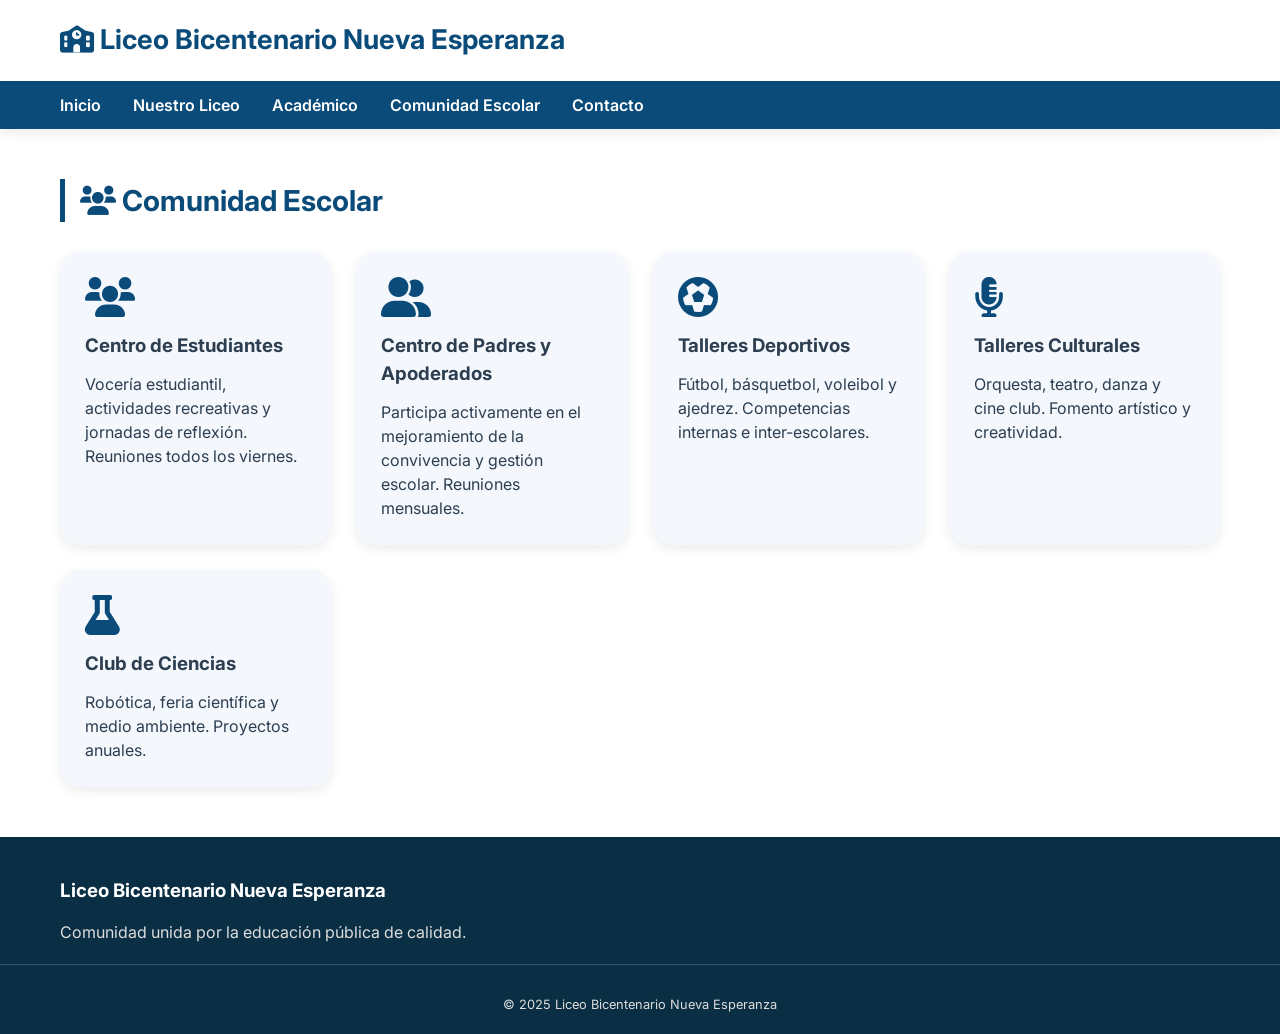
<file: ce.html>
<!DOCTYPE html>
<html lang="es">
<head><meta charset="UTF-8"><meta name="viewport" content="width=device-width, initial-scale=1.0"><title>Comunidad Escolar | Liceo Nueva Esperanza</title><link rel="stylesheet" href="style.css"><link rel="stylesheet" href="https://cdnjs.cloudflare.com/ajax/libs/font-awesome/6.0.0-beta3/css/all.min.css"><link href="https://fonts.googleapis.com/css2?family=Inter:opsz,wght@300;400;600;700&display=swap" rel="stylesheet"></head>
<body>
    <header class="main-header"><div class="container header-flex"><div class="logo-area"><h1><i class="fas fa-school"></i> Liceo Bicentenario <span>Nueva Esperanza</span></h1></div><div class="access-widget" id="accessWidget"></div></div>
    <nav class="main-nav"><div class="container nav-container"><ul class="nav-menu"><li><a href="lb.html">Inicio</a></li><li><a href="nl.html">Nuestro Liceo</a></li><li><a href="ac.html">Académico</a></li><li><a href="ad.html"comunidad-escolar.html">Comunidad Escolar</a></li><li><a href="c.html">Contacto</a></li></ul><div class="mobile-menu-icon"><i class="fas fa-bars"></i></div></div></nav></header>
    <main class="container contenido-pagina">
        <h2><i class="fas fa-users"></i> Comunidad Escolar</h2>
        <div class="cards-grid"><div class="card"><i class="fas fa-users card-icon"></i><h3>Centro de Estudiantes</h3><p>Vocería estudiantil, actividades recreativas y jornadas de reflexión. Reuniones todos los viernes.</p></div><div class="card"><i class="fas fa-user-friends card-icon"></i><h3>Centro de Padres y Apoderados</h3><p>Participa activamente en el mejoramiento de la convivencia y gestión escolar. Reuniones mensuales.</p></div><div class="card"><i class="fas fa-futbol card-icon"></i><h3>Talleres Deportivos</h3><p>Fútbol, básquetbol, voleibol y ajedrez. Competencias internas e inter-escolares.</p></div><div class="card"><i class="fas fa-microphone-alt card-icon"></i><h3>Talleres Culturales</h3><p>Orquesta, teatro, danza y cine club. Fomento artístico y creatividad.</p></div><div class="card"><i class="fas fa-flask card-icon"></i><h3>Club de Ciencias</h3><p>Robótica, feria científica y medio ambiente. Proyectos anuales.</p></div></div>
    </main>
    <footer class="main-footer"><div class="container footer-content"><div class="footer-info"><h3>Liceo Bicentenario Nueva Esperanza</h3><p>Comunidad unida por la educación pública de calidad.</p></div></div><div class="copyright"><p>&copy; 2025 Liceo Bicentenario Nueva Esperanza</p></div></footer>
    <script src="script.js"></script>
</body>
</html>
</file>
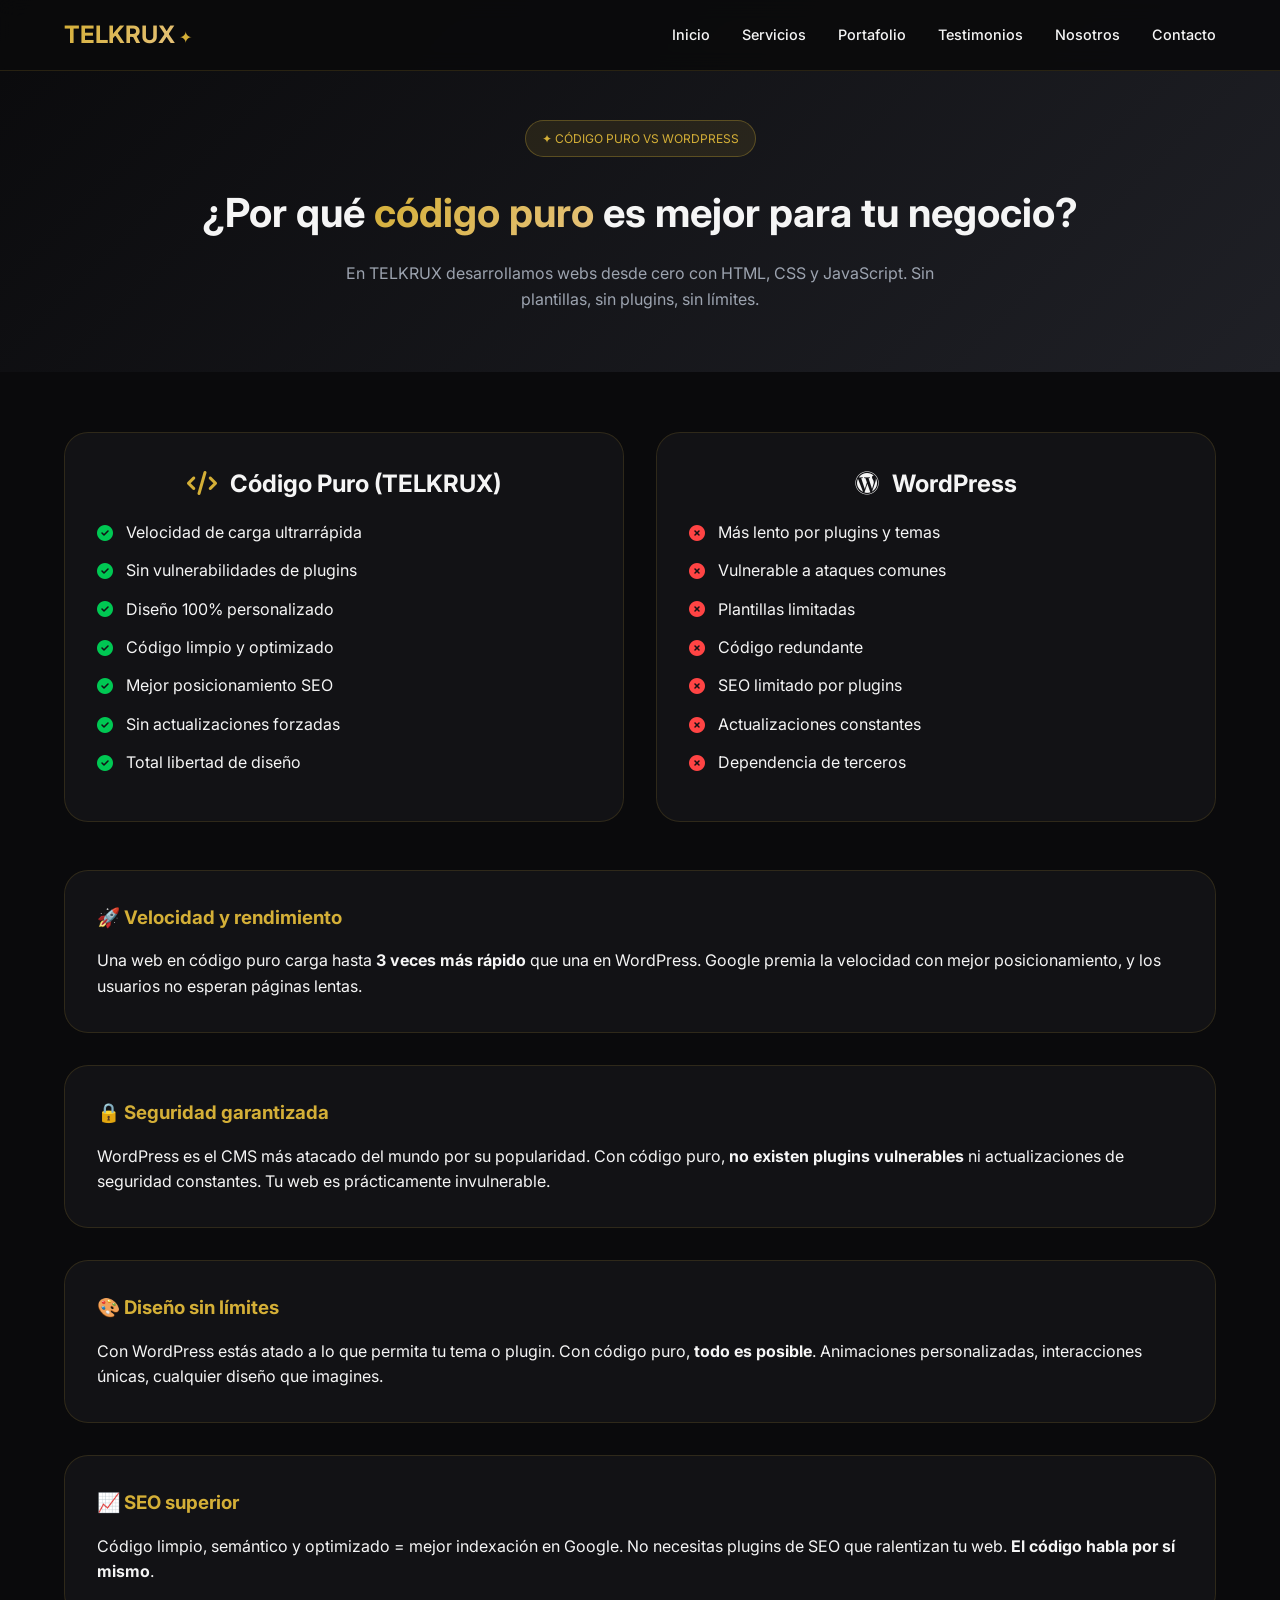
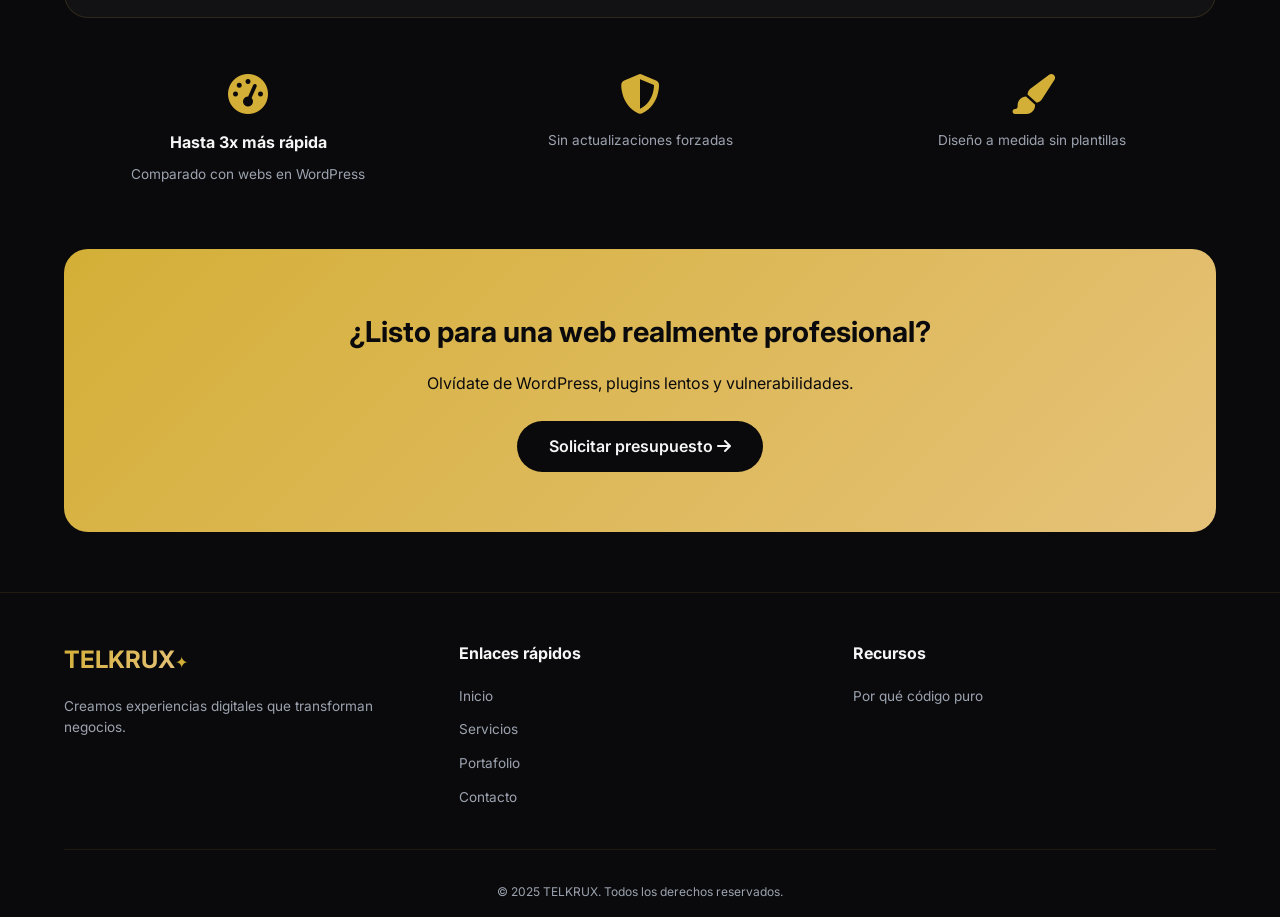
<file: codigo.html>
<!DOCTYPE html>
<html lang="es">
<head>
    <meta charset="UTF-8">
    <meta name="viewport" content="width=device-width, initial-scale=1.0">
    <title>TELKRUX | Por qué código puro vs WordPress</title>
    <link rel="stylesheet" href="estilo.css">
    <link href="https://fonts.googleapis.com/css2?family=Inter:wght@300;400;500;600;700;800&display=swap" rel="stylesheet">
    <link rel="stylesheet" href="https://cdnjs.cloudflare.com/ajax/libs/font-awesome/6.5.1/css/all.min.css">
    <style>
        /* Estilos adicionales para la página explicativa */
        .page-header {
            min-height: 40vh;
            background: linear-gradient(135deg, var(--bg-dark) 0%, var(--gray-dark) 100%);
            display: flex;
            align-items: center;
            justify-content: center;
            text-align: center;
            padding: 120px 24px 60px;
        }

        .page-header h1 {
            font-size: 2.5rem;
            margin-bottom: 1rem;
        }

        .page-header p {
            color: var(--gray);
            max-width: 600px;
            margin: 0 auto;
        }

        .contenido-explicativo {
            padding: 60px 0;
        }

        .comparacion-grid {
            display: grid;
            grid-template-columns: 1fr 1fr;
            gap: 2rem;
            margin-bottom: 3rem;
        }

        .comparacion-card {
            background: var(--bg-card);
            backdrop-filter: blur(10px);
            padding: 2rem;
            border-radius: 24px;
            border: 1px solid rgba(212, 175, 55, 0.15);
        }

        .comparacion-card h3 {
            font-size: 1.5rem;
            margin-bottom: 1rem;
            text-align: center;
        }

        .comparacion-card h3 i {
            margin-right: 0.5rem;
        }

        .comparacion-card ul {
            list-style: none;
        }

        .comparacion-card li {
            margin-bottom: 0.8rem;
            display: flex;
            align-items: center;
            gap: 0.8rem;
        }

        .comparacion-card .check {
            color: #00C853;
        }

        .comparacion-card .times {
            color: #FF4444;
        }

        .beneficio-detalle {
            background: var(--bg-card);
            backdrop-filter: blur(10px);
            padding: 2rem;
            border-radius: 24px;
            border: 1px solid rgba(212, 175, 55, 0.15);
            margin-bottom: 2rem;
        }

        .beneficio-detalle h3 {
            color: var(--cyan);
            margin-bottom: 1rem;
        }

        .beneficio-grid {
            display: grid;
            grid-template-columns: repeat(auto-fit, minmax(250px, 1fr));
            gap: 1.5rem;
            margin-top: 2rem;
        }

        .beneficio-item {
            text-align: center;
            padding: 1.5rem;
        }

        .beneficio-item i {
            font-size: 2.5rem;
            color: var(--cyan);
            margin-bottom: 1rem;
        }

        .beneficio-item h4 {
            margin-bottom: 0.5rem;
        }

        .beneficio-item p {
            font-size: 0.85rem;
            color: var(--gray);
        }

        .cta-final {
            text-align: center;
            padding: 60px 0;
            background: linear-gradient(135deg, var(--cyan), var(--purple));
            border-radius: 24px;
            margin-top: 40px;
        }

        .cta-final h3 {
            color: var(--bg-dark);
            font-size: 1.8rem;
            margin-bottom: 1rem;
        }

        .cta-final p {
            color: var(--bg-dark);
            margin-bottom: 1.5rem;
        }

        .btn-cta {
            display: inline-block;
            background: var(--bg-dark);
            color: var(--white);
            padding: 0.8rem 2rem;
            border-radius: 40px;
            text-decoration: none;
            font-weight: 600;
            transition: all 0.3s;
        }

        .btn-cta:hover {
            transform: translateY(-2px);
            box-shadow: 0 5px 15px rgba(0,0,0,0.2);
        }

        @media (max-width: 768px) {
            .comparacion-grid {
                grid-template-columns: 1fr;
            }
            .page-header h1 {
                font-size: 1.8rem;
            }
        }
    </style>
</head>
<body>

    <!-- NAVEGACIÓN -->
    <nav class="navbar" id="navbar">
        <div class="nav-container">
            <div class="logo">
                <span class="logo-text">TELKRUX</span>
                <span class="logo-dot">✦</span>
            </div>
            <ul class="nav-menu">
                <li><a href="index.html" class="nav-link">Inicio</a></li>
                <li><a href="index.html#servicios" class="nav-link">Servicios</a></li>
                <li><a href="portafolio.html" class="nav-link">Portafolio</a></li>
                <li><a href="index.html#testimonios" class="nav-link">Testimonios</a></li>
                <li><a href="index.html#nosotros" class="nav-link">Nosotros</a></li>
                <li><a href="index.html#contacto" class="nav-link">Contacto</a></li>
            </ul>
            <div class="nav-toggle">
                <i class="fas fa-bars"></i>
            </div>
        </div>
    </nav>

    <!-- HEADER -->
    <section class="page-header">
        <div class="hero-content">
            <div class="hero-badge">
                <span class="badge-text">✦ CÓDIGO PURO VS WORDPRESS</span>
            </div>
            <h1>¿Por qué <span class="gradient-text">código puro</span> es mejor para tu negocio?</h1>
            <p>En TELKRUX desarrollamos webs desde cero con HTML, CSS y JavaScript. Sin plantillas, sin plugins, sin límites.</p>
        </div>
    </section>

    <!-- COMPARACIÓN -->
    <section class="contenido-explicativo">
        <div class="container">
            <div class="comparacion-grid">
                <div class="comparacion-card">
                    <h3><i class="fas fa-code" style="color: var(--cyan);"></i> Código Puro (TELKRUX)</h3>
                    <ul>
                        <li><i class="fas fa-check-circle check"></i> Velocidad de carga ultrarrápida</li>
                        <li><i class="fas fa-check-circle check"></i> Sin vulnerabilidades de plugins</li>
                        <li><i class="fas fa-check-circle check"></i> Diseño 100% personalizado</li>
                        <li><i class="fas fa-check-circle check"></i> Código limpio y optimizado</li>
                        <li><i class="fas fa-check-circle check"></i> Mejor posicionamiento SEO</li>
                        <li><i class="fas fa-check-circle check"></i> Sin actualizaciones forzadas</li>
                        <li><i class="fas fa-check-circle check"></i> Total libertad de diseño</li>
                    </ul>
                </div>
                <div class="comparacion-card">
                    <h3><i class="fab fa-wordpress"></i> WordPress</h3>
                    <ul>
                        <li><i class="fas fa-times-circle times"></i> Más lento por plugins y temas</li>
                        <li><i class="fas fa-times-circle times"></i> Vulnerable a ataques comunes</li>
                        <li><i class="fas fa-times-circle times"></i> Plantillas limitadas</li>
                        <li><i class="fas fa-times-circle times"></i> Código redundante</li>
                        <li><i class="fas fa-times-circle times"></i> SEO limitado por plugins</li>
                        <li><i class="fas fa-times-circle times"></i> Actualizaciones constantes</li>
                        <li><i class="fas fa-times-circle times"></i> Dependencia de terceros</li>
                    </ul>
                </div>
            </div>

            <!-- BENEFICIOS DETALLADOS -->
            <div class="beneficio-detalle">
                <h3>🚀 Velocidad y rendimiento</h3>
                <p>Una web en código puro carga hasta <strong>3 veces más rápido</strong> que una en WordPress. Google premia la velocidad con mejor posicionamiento, y los usuarios no esperan páginas lentas.</p>
            </div>

            <div class="beneficio-detalle">
                <h3>🔒 Seguridad garantizada</h3>
                <p>WordPress es el CMS más atacado del mundo por su popularidad. Con código puro, <strong>no existen plugins vulnerables</strong> ni actualizaciones de seguridad constantes. Tu web es prácticamente invulnerable.</p>
            </div>

            <div class="beneficio-detalle">
                <h3>🎨 Diseño sin límites</h3>
                <p>Con WordPress estás atado a lo que permita tu tema o plugin. Con código puro, <strong>todo es posible</strong>. Animaciones personalizadas, interacciones únicas, cualquier diseño que imagines.</p>
            </div>

            <div class="beneficio-detalle">
                <h3>📈 SEO superior</h3>
                <p>Código limpio, semántico y optimizado = mejor indexación en Google. No necesitas plugins de SEO que ralentizan tu web. <strong>El código habla por sí mismo</strong>.</p>
            </div>

            <div class="beneficio-grid">
                <div class="beneficio-item">
                    <i class="fas fa-tachometer-alt"></i>
                    <h4>Hasta 3x más rápida</h4>
                    <p>Comparado con webs en WordPress</p>
                </div>
                <div class="beneficio-item">
                    <i class="fas fa-shield-alt"></i>
                    <p>Sin actualizaciones forzadas</p>
                </div>
                <div class="beneficio-item">
                    <i class="fas fa-paint-brush"></i>
                    <p>Diseño a medida sin plantillas</p>
                </div>
            </div>

            <!-- CTA FINAL -->
            <div class="cta-final">
                <h3>¿Listo para una web <span style="color: var(--bg-dark);">realmente profesional</span>?</h3>
                <p>Olvídate de WordPress, plugins lentos y vulnerabilidades.</p>
                <a href="index.html#contacto" class="btn-cta">Solicitar presupuesto <i class="fas fa-arrow-right"></i></a>
            </div>
        </div>
    </section>

    <!-- FOOTER -->
    <footer class="footer">
        <div class="container">
            <div class="footer-grid">
                <div class="footer-about">
                    <div class="logo"><span class="logo-text">TELKRUX</span><span class="logo-dot">✦</span></div>
                    <p>Creamos experiencias digitales que transforman negocios.</p>
                </div>
                <div class="footer-links">
                    <h4>Enlaces rápidos</h4>
                    <ul>
                        <li><a href="index.html">Inicio</a></li>
                        <li><a href="index.html#servicios">Servicios</a></li>
                        <li><a href="portafolio.html">Portafolio</a></li>
                        <li><a href="index.html#contacto">Contacto</a></li>
                    </ul>
                </div>
                <div class="footer-links">
                    <h4>Recursos</h4>
                    <ul>
                        <li><a href="porque-codigo-puro.html">Por qué código puro</a></li>
                    </ul>
                </div>
            </div>
            <div class="footer-bottom">
                <p>&copy; 2025 TELKRUX. Todos los derechos reservados.</p>
            </div>
        </div>
    </footer>

    <button class="scroll-top" id="scrollTop">
        <i class="fas fa-arrow-up"></i>
    </button>

    <script src="script.js"></script>
</body>
</html>
</file>
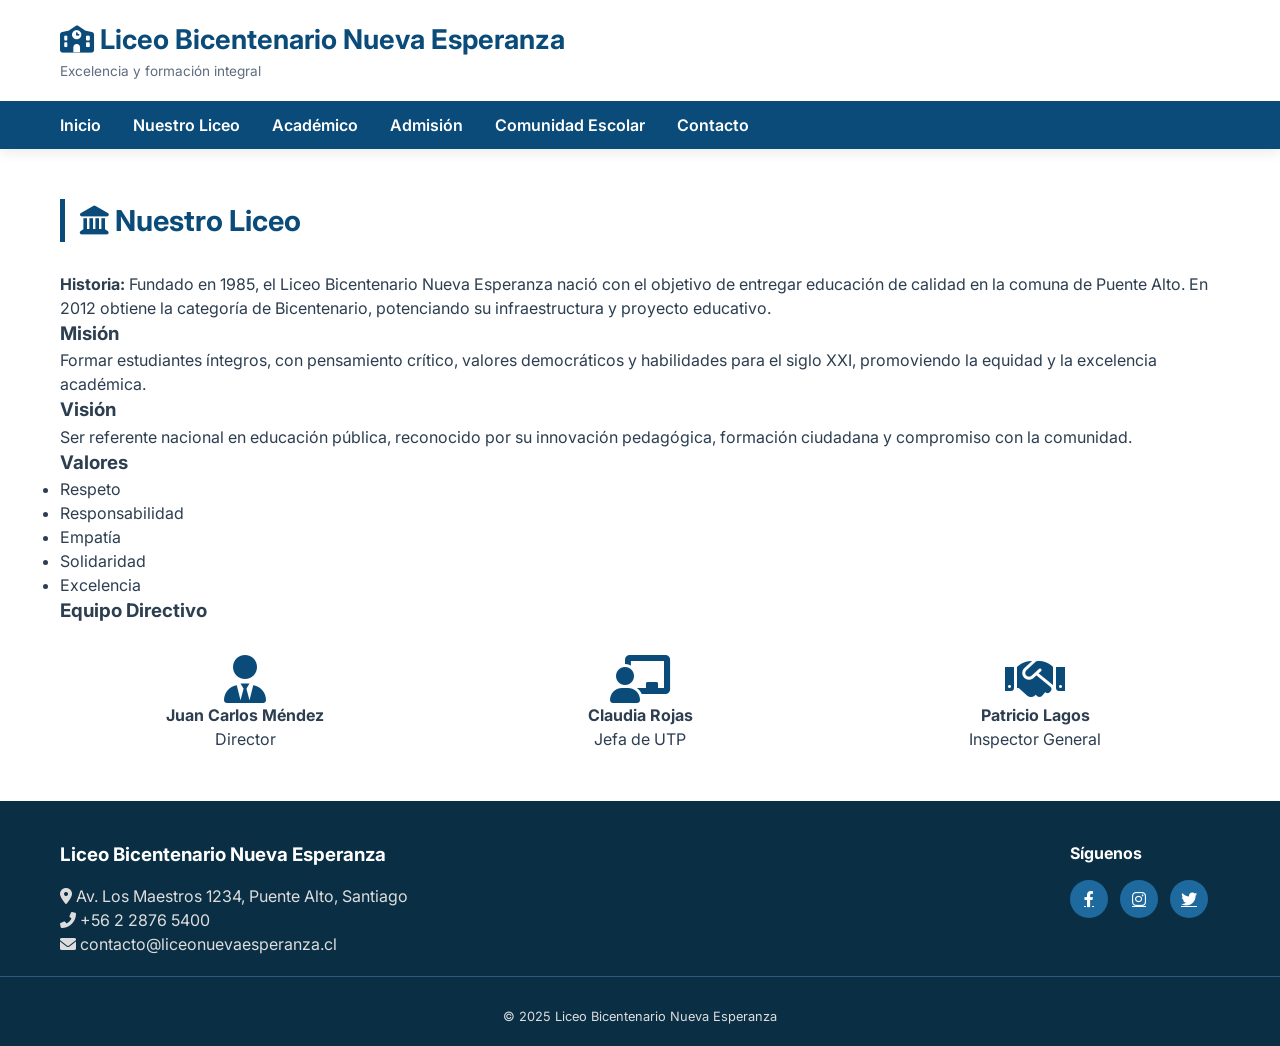
<file: nl.html>
<!DOCTYPE html>
<html lang="es">
<head>
    <meta charset="UTF-8">
    <meta name="viewport" content="width=device-width, initial-scale=1.0">
    <title>Nuestro Liceo | Liceo Bicentenario Nueva Esperanza</title>
    <link rel="stylesheet" href="style.css">
    <link rel="stylesheet" href="https://cdnjs.cloudflare.com/ajax/libs/font-awesome/6.0.0-beta3/css/all.min.css">
    <link href="https://fonts.googleapis.com/css2?family=Inter:opsz,wght@300;400;600;700&display=swap" rel="stylesheet">
</head>
<body>
    <header class="main-header">
        <div class="container header-flex">
            <div class="logo-area">
                <h1><i class="fas fa-school"></i> Liceo Bicentenario <span>Nueva Esperanza</span></h1>
                <p class="tagline">Excelencia y formación integral</p>
            </div>
        </div>
        <nav class="main-nav">
            <div class="container nav-container">
                <ul class="nav-menu">
                    <li><a href="lb.html" class="nav-link">Inicio</a></li>
                    <li><a href="nl.html" class="nav-link">Nuestro Liceo</a></li>
                    <li><a href="ac.html" class="nav-link">Académico</a></li>
                    <li><a href="ad.html" class="nav-link">Admisión</a></li>
                    <li><a href="ce.html" class="nav-link">Comunidad Escolar</a></li>
                    <li><a href="c.html" class="nav-link">Contacto</a></li>
                </ul>
                <div class="mobile-menu-icon"><i class="fas fa-bars"></i></div>
            </div>
        </nav>
    </header>
    <main class="container contenido-pagina">
        <h2><i class="fas fa-landmark"></i> Nuestro Liceo</h2>
        <p><strong>Historia:</strong> Fundado en 1985, el Liceo Bicentenario Nueva Esperanza nació con el objetivo de entregar educación de calidad en la comuna de Puente Alto. En 2012 obtiene la categoría de Bicentenario, potenciando su infraestructura y proyecto educativo.</p>
        <h3>Misión</h3>
        <p>Formar estudiantes íntegros, con pensamiento crítico, valores democráticos y habilidades para el siglo XXI, promoviendo la equidad y la excelencia académica.</p>
        <h3>Visión</h3>
        <p>Ser referente nacional en educación pública, reconocido por su innovación pedagógica, formación ciudadana y compromiso con la comunidad.</p>
        <h3>Valores</h3>
        <ul><li>Respeto</li><li>Responsabilidad</li><li>Empatía</li><li>Solidaridad</li><li>Excelencia</li></ul>
        <h3>Equipo Directivo</h3>
        <div class="equipo-grid">
            <div class="miembro"><i class="fas fa-user-tie"></i><h4>Juan Carlos Méndez</h4><p>Director</p></div>
            <div class="miembro"><i class="fas fa-chalkboard-user"></i><h4>Claudia Rojas</h4><p>Jefa de UTP</p></div>
            <div class="miembro"><i class="fas fa-handshake"></i><h4>Patricio Lagos</h4><p>Inspector General</p></div>
        </div>
    </main>
    <footer class="main-footer">
        <div class="container footer-content">
            <div class="footer-info"><h3>Liceo Bicentenario Nueva Esperanza</h3><p><i class="fas fa-map-marker-alt"></i> Av. Los Maestros 1234, Puente Alto, Santiago</p><p><i class="fas fa-phone-alt"></i> +56 2 2876 5400</p><p><i class="fas fa-envelope"></i> contacto@liceonuevaesperanza.cl</p></div>
            <div class="footer-social"><h4>Síguenos</h4><div class="social-links"><a href="#"><i class="fab fa-facebook-f"></i></a><a href="#"><i class="fab fa-instagram"></i></a><a href="#"><i class="fab fa-twitter"></i></a></div></div>
        </div>
        <div class="copyright"><p>&copy; 2025 Liceo Bicentenario Nueva Esperanza</p></div>
    </footer>
    <script src="script.js"></script>
</body>
</html>
</file>
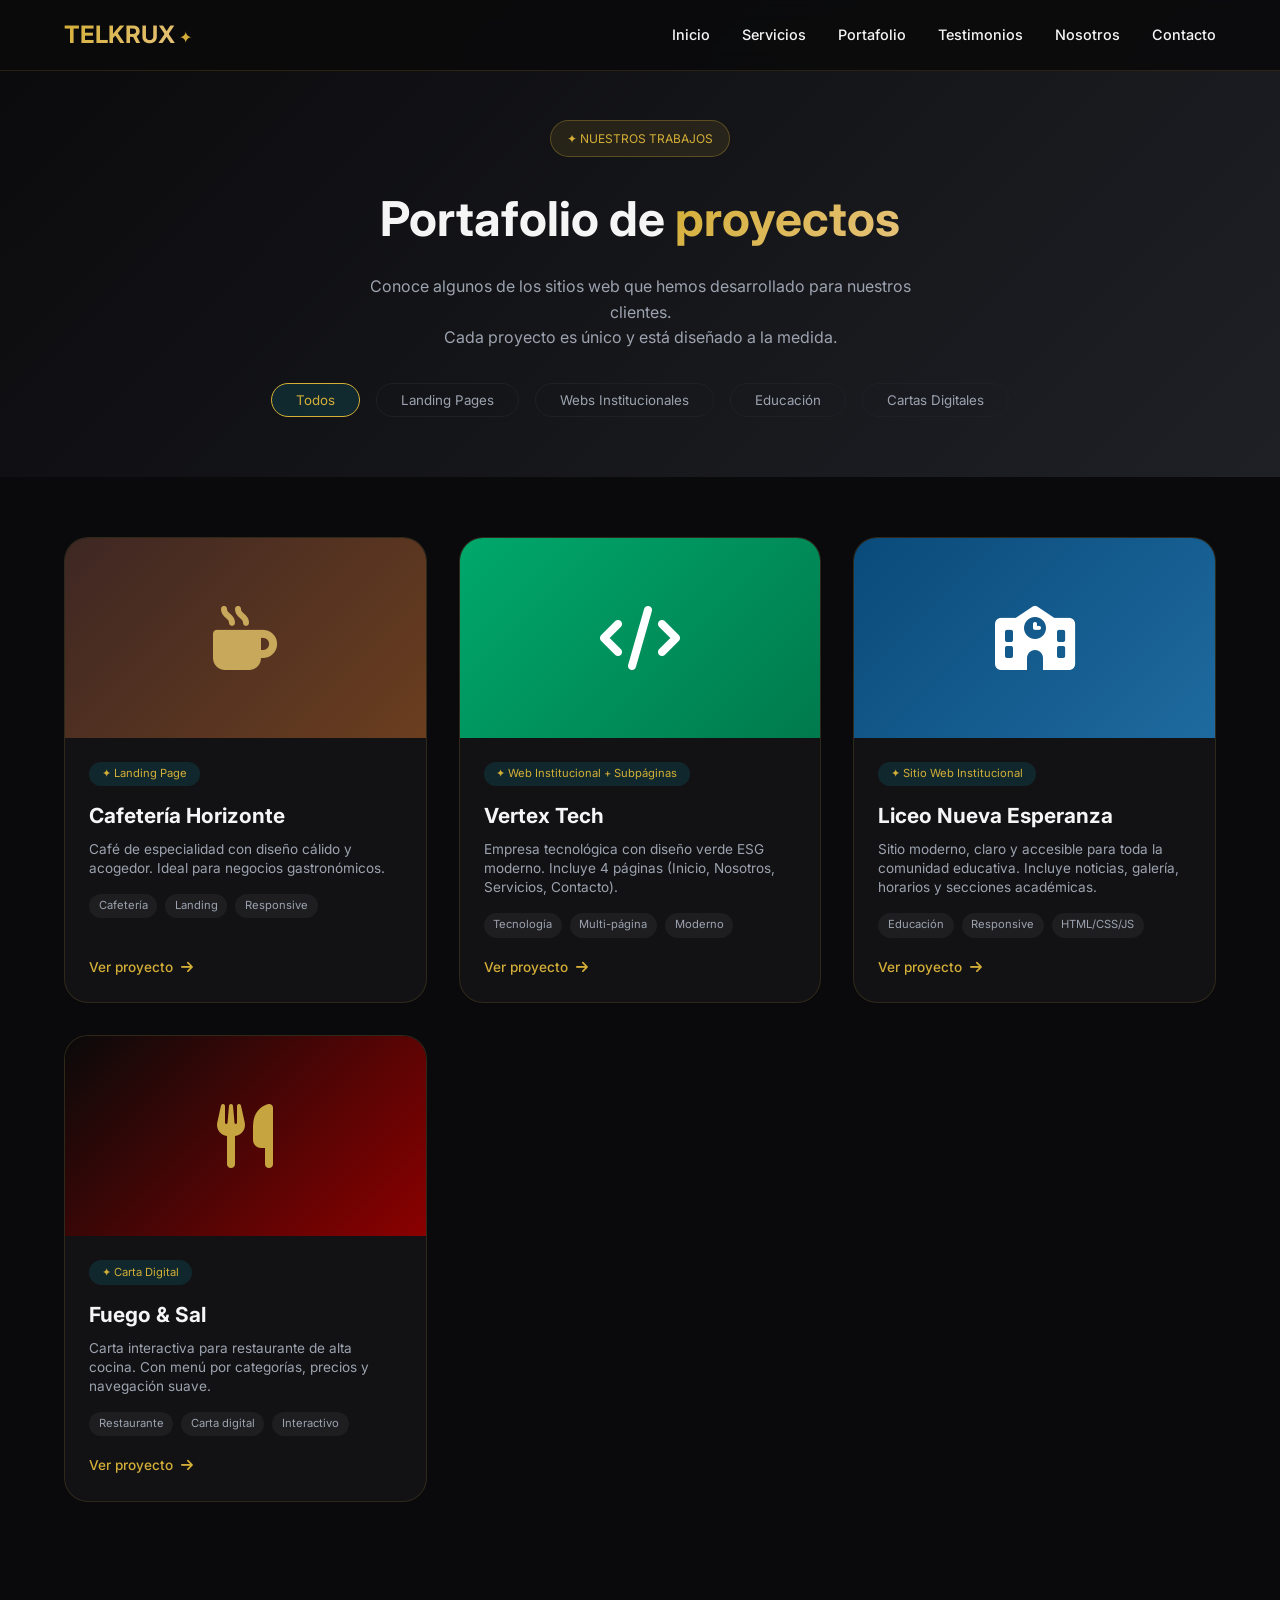
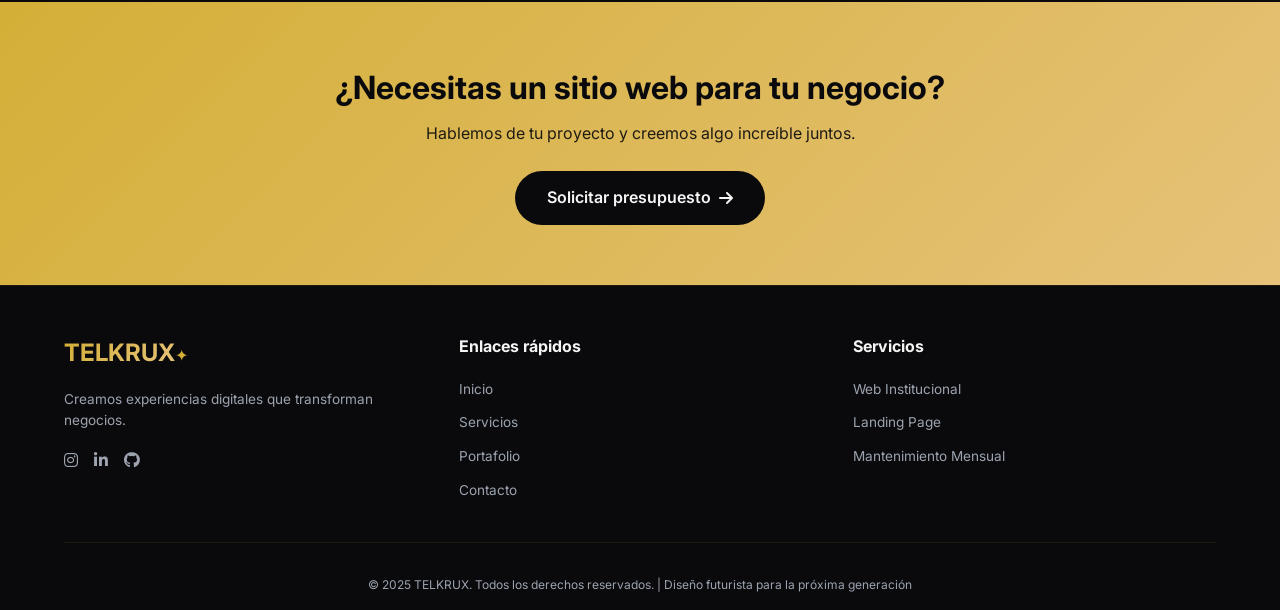
<file: portafolio.html>
<!DOCTYPE html>
<html lang="es">
<head>
    <meta charset="UTF-8">
    <meta name="viewport" content="width=device-width, initial-scale=1.0">
    <title>TELKRUX | Portafolio de proyectos</title>
    <link rel="stylesheet" href="estilo.css">
    <link href="https://fonts.googleapis.com/css2?family=Inter:wght@300;400;500;600;700;800&display=swap" rel="stylesheet">
    <link rel="stylesheet" href="https://cdnjs.cloudflare.com/ajax/libs/font-awesome/6.5.1/css/all.min.css">
    <style>
        /* Estilos adicionales específicos para la página de portafolio */
        .portafolio-header {
            min-height: 40vh;
            background: linear-gradient(135deg, var(--bg-dark) 0%, var(--gray-dark) 100%);
            display: flex;
            align-items: center;
            justify-content: center;
            text-align: center;
            padding: 120px 24px 60px;
        }

        .portafolio-header h1 {
            font-size: 3rem;
            font-weight: 700;
            margin-bottom: 1rem;
        }

        .portafolio-header p {
            color: var(--gray);
            max-width: 600px;
            margin: 0 auto;
        }

        .proyectos-grid {
            display: grid;
            grid-template-columns: repeat(auto-fill, minmax(320px, 1fr));
            gap: 2rem;
            padding: 60px 0;
        }

        .proyecto-card {
            background: var(--bg-card);
            backdrop-filter: blur(10px);
            border-radius: 24px;
            border: 1px solid rgba(212, 175, 55, 0.15);
            overflow: hidden;
            transition: all 0.3s;
            display: flex;
            flex-direction: column;
            height: 100%;
        }

        .proyecto-card:hover {
            transform: translateY(-8px);
            border-color: var(--cyan);
            box-shadow: var(--shadow-glow);
        }

        .proyecto-imagen {
            height: 200px;
            display: flex;
            align-items: center;
            justify-content: center;
            background: linear-gradient(135deg, #1a1a2e, #2a2a3e);
            position: relative;
        }

        .proyecto-imagen i {
            font-size: 4rem;
        }

        .proyecto-info {
            padding: 1.5rem;
            flex: 1;
            display: flex;
            flex-direction: column;
        }

        .proyecto-categoria {
            display: inline-block;
            font-size: 0.7rem;
            color: var(--cyan);
            background: rgba(0, 229, 255, 0.1);
            padding: 0.2rem 0.8rem;
            border-radius: 50px;
            margin-bottom: 0.8rem;
            align-self: flex-start;
        }

        .proyecto-info h3 {
            font-size: 1.3rem;
            margin-bottom: 0.5rem;
        }

        .proyecto-info p {
            color: var(--gray);
            font-size: 0.85rem;
            margin-bottom: 1rem;
            line-height: 1.4;
        }

        .proyecto-tags {
            display: flex;
            gap: 0.5rem;
            flex-wrap: wrap;
            margin-bottom: 1.2rem;
        }

        .tag {
            font-size: 0.7rem;
            background: rgba(255,255,255,0.05);
            padding: 0.2rem 0.6rem;
            border-radius: 50px;
            color: var(--gray);
        }

        .btn-proyecto {
            display: inline-flex;
            align-items: center;
            gap: 0.5rem;
            color: var(--cyan);
            text-decoration: none;
            font-size: 0.85rem;
            font-weight: 500;
            transition: gap 0.3s;
            margin-top: auto;
        }

        .btn-proyecto:hover {
            gap: 0.8rem;
        }

        .filtros-portafolio {
            display: flex;
            justify-content: center;
            gap: 1rem;
            flex-wrap: wrap;
            margin: 2rem auto 0;
        }

        .filtro-btn {
            background: transparent;
            border: 1px solid var(--gray-dark);
            color: var(--gray);
            padding: 0.5rem 1.5rem;
            border-radius: 50px;
            cursor: pointer;
            transition: all 0.3s;
            font-family: inherit;
        }

        .filtro-btn:hover,
        .filtro-btn.active {
            border-color: var(--cyan);
            color: var(--cyan);
            background: rgba(0, 229, 255, 0.1);
        }

        /* Animación para los proyectos al filtrar */
        @keyframes fadeInUp {
            from {
                opacity: 0;
                transform: translateY(20px);
            }
            to {
                opacity: 1;
                transform: translateY(0);
            }
        }

        .proyecto-card {
            animation: fadeInUp 0.4s ease;
        }

        @media (max-width: 768px) {
            .proyectos-grid {
                grid-template-columns: 1fr;
                gap: 1.5rem;
            }
            .portafolio-header h1 {
                font-size: 2rem;
            }
        }
    </style>
</head>
<body>

    <!-- NAVEGACIÓN -->
    <nav class="navbar" id="navbar">
        <div class="nav-container">
            <div class="logo">
                <span class="logo-text">TELKRUX</span>
                <span class="logo-dot">✦</span>
            </div>
            <ul class="nav-menu">
                <li><a href="index.html" class="nav-link">Inicio</a></li>
                <li><a href="index.html#servicios" class="nav-link">Servicios</a></li>
                <li><a href="portafolio.html" class="nav-link active">Portafolio</a></li>
                <li><a href="index.html#testimonios" class="nav-link">Testimonios</a></li>
                <li><a href="index.html#nosotros" class="nav-link">Nosotros</a></li>
                <li><a href="index.html#contacto" class="nav-link">Contacto</a></li>
            </ul>
            <div class="nav-toggle">
                <i class="fas fa-bars"></i>
            </div>
        </div>
    </nav>

    <!-- HEADER DEL PORTAFOLIO -->
    <section class="portafolio-header">
        <div class="hero-content">
            <div class="hero-badge">
                <span class="badge-text">✦ NUESTROS TRABAJOS</span>
            </div>
            <h1>Portafolio de <span class="gradient-text">proyectos</span></h1>
            <p>Conoce algunos de los sitios web que hemos desarrollado para nuestros clientes.<br>Cada proyecto es único y está diseñado a la medida.</p>
            <div class="filtros-portafolio" id="filtros">
                <button class="filtro-btn active" data-filtro="todos">Todos</button>
                <button class="filtro-btn" data-filtro="landing">Landing Pages</button>
                <button class="filtro-btn" data-filtro="institucional">Webs Institucionales</button>
                <button class="filtro-btn" data-filtro="educacion">Educación</button>
                <button class="filtro-btn" data-filtro="carta">Cartas Digitales</button>
            </div>
        </div>
    </section>

    <!-- GRID DE PROYECTOS ORDENADO POR CATEGORÍA -->
    <div class="container">
        <div class="proyectos-grid" id="proyectosGrid">
            
            <!-- Landing Page - Cafetería Horizonte -->
            <div class="proyecto-card" data-tipo="landing">
                <div class="proyecto-imagen" style="background: linear-gradient(135deg, #3E2723, #6B3E1F);">
                    <i class="fas fa-mug-hot" style="color: #C8A85B;"></i>
                </div>
                <div class="proyecto-info">
                    <span class="proyecto-categoria">✦ Landing Page</span>
                    <h3>Cafetería Horizonte</h3>
                    <p>Café de especialidad con diseño cálido y acogedor. Ideal para negocios gastronómicos.</p>
                    <div class="proyecto-tags">
                        <span class="tag">Cafetería</span>
                        <span class="tag">Landing</span>
                        <span class="tag">Responsive</span>
                    </div>
                    <a href="lading.html" class="btn-proyecto" target="_blank">Ver proyecto <i class="fas fa-arrow-right"></i></a>
                </div>
            </div>

            <!-- Web Institucional - Vertex Tech -->
            <div class="proyecto-card" data-tipo="institucional">
                <div class="proyecto-imagen" style="background: linear-gradient(135deg, #00A86B, #007A4D);">
                    <i class="fas fa-code" style="color: #FFFFFF;"></i>
                </div>
                <div class="proyecto-info">
                    <span class="proyecto-categoria">✦ Web Institucional + Subpáginas</span>
                    <h3>Vertex Tech</h3>
                    <p>Empresa tecnológica con diseño verde ESG moderno. Incluye 4 páginas (Inicio, Nosotros, Servicios, Contacto).</p>
                    <div class="proyecto-tags">
                        <span class="tag">Tecnología</span>
                        <span class="tag">Multi-página</span>
                        <span class="tag">Moderno</span>
                    </div>
                    <a href="wi.html" class="btn-proyecto" target="_blank">Ver proyecto <i class="fas fa-arrow-right"></i></a>
                </div>
            </div>

            <!-- Web Institucional - Liceo Nueva Esperanza (Educación) -->
            <div class="proyecto-card" data-tipo="educacion">
                <div class="proyecto-imagen" style="background: linear-gradient(135deg, #0A4B7A, #1E6A9F);">
                    <i class="fas fa-school" style="color: white;"></i>
                </div>
                <div class="proyecto-info">
                    <span class="proyecto-categoria">✦ Sitio Web Institucional</span>
                    <h3>Liceo Nueva Esperanza</h3>
                    <p>Sitio moderno, claro y accesible para toda la comunidad educativa. Incluye noticias, galería, horarios y secciones académicas.</p>
                    <div class="proyecto-tags">
                        <span class="tag">Educación</span>
                        <span class="tag">Responsive</span>
                        <span class="tag">HTML/CSS/JS</span>
                    </div>
                    <a href="lb.html" class="btn-proyecto" target="_blank">Ver proyecto <i class="fas fa-arrow-right"></i></a>
                </div>
            </div>

            <!-- Carta Digital - Restaurante Fuego & Sal -->
            <div class="proyecto-card" data-tipo="carta">
                <div class="proyecto-imagen" style="background: linear-gradient(135deg, #0A0A0A, #8B0000);">
                    <i class="fas fa-utensils" style="color: #C6A43F;"></i>
                </div>
                <div class="proyecto-info">
                    <span class="proyecto-categoria">✦ Carta Digital</span>
                    <h3>Fuego & Sal</h3>
                    <p>Carta interactiva para restaurante de alta cocina. Con menú por categorías, precios y navegación suave.</p>
                    <div class="proyecto-tags">
                        <span class="tag">Restaurante</span>
                        <span class="tag">Carta digital</span>
                        <span class="tag">Interactivo</span>
                    </div>
                    <a href="carta.html" class="btn-proyecto" target="_blank">Ver proyecto <i class="fas fa-arrow-right"></i></a>
                </div>
            </div>

        </div>
    </div>

    <!-- LLAMADA A LA ACCIÓN -->
    <section class="cta-portafolio" style="background: linear-gradient(135deg, var(--cyan), var(--purple)); padding: 60px 24px; text-align: center; margin-top: 40px;">
        <div class="container">
            <h2 style="color: var(--bg-dark); font-size: 2rem; margin-bottom: 0.5rem;">¿Necesitas un sitio web para tu negocio?</h2>
            <p style="color: var(--bg-dark); opacity: 0.9; margin-bottom: 1.5rem;">Hablemos de tu proyecto y creemos algo increíble juntos.</p>
            <a href="index.html#contacto" class="btn-primary" style="background: var(--bg-dark); color: var(--white);">Solicitar presupuesto <i class="fas fa-arrow-right"></i></a>
        </div>
    </section>

    <!-- FOOTER -->
    <footer class="footer">
        <div class="container">
            <div class="footer-grid">
                <div class="footer-about">
                    <div class="logo"><span class="logo-text">TELKRUX</span><span class="logo-dot">✦</span></div>
                    <p>Creamos experiencias digitales que transforman negocios.</p>
                    <div class="social-links">
                        <a href="#"><i class="fab fa-instagram"></i></a>
                        <a href="#"><i class="fab fa-linkedin-in"></i></a>
                        <a href="#"><i class="fab fa-github"></i></a>
                    </div>
                </div>
                <div class="footer-links">
                    <h4>Enlaces rápidos</h4>
                    <ul>
                        <li><a href="index.html">Inicio</a></li>
                        <li><a href="index.html#servicios">Servicios</a></li>
                        <li><a href="portafolio.html">Portafolio</a></li>
                        <li><a href="index.html#contacto">Contacto</a></li>
                    </ul>
                </div>
                <div class="footer-links">
                    <h4>Servicios</h4>
                    <ul>
                        <li><a href="index.html#servicios">Web Institucional</a></li>
                        <li><a href="index.html#servicios">Landing Page</a></li>
                        <li><a href="index.html#servicios">Mantenimiento Mensual</a></li>
                    </ul>
                </div>
            </div>
            <div class="footer-bottom">
                <p>&copy; 2025 TELKRUX. Todos los derechos reservados. | Diseño futurista para la próxima generación</p>
            </div>
        </div>
    </footer>

    <button class="scroll-top" id="scrollTop">
        <i class="fas fa-arrow-up"></i>
    </button>

    <script src="script.js"></script>
    <script>
        // Filtros del portafolio mejorados
        const filtros = document.querySelectorAll('.filtro-btn');
        const proyectos = document.querySelectorAll('.proyecto-card');

        filtros.forEach(filtro => {
            filtro.addEventListener('click', () => {
                // Actualizar botón activo
                filtros.forEach(f => f.classList.remove('active'));
                filtro.classList.add('active');

                const valor = filtro.getAttribute('data-filtro');

                proyectos.forEach(proyecto => {
                    if (valor === 'todos' || proyecto.getAttribute('data-tipo') === valor) {
                        proyecto.style.display = 'flex';
                        proyecto.style.animation = 'fadeInUp 0.5s ease';
                    } else {
                        proyecto.style.display = 'none';
                    }
                });
            });
        });
    </script>
</body>
</html>
</file>
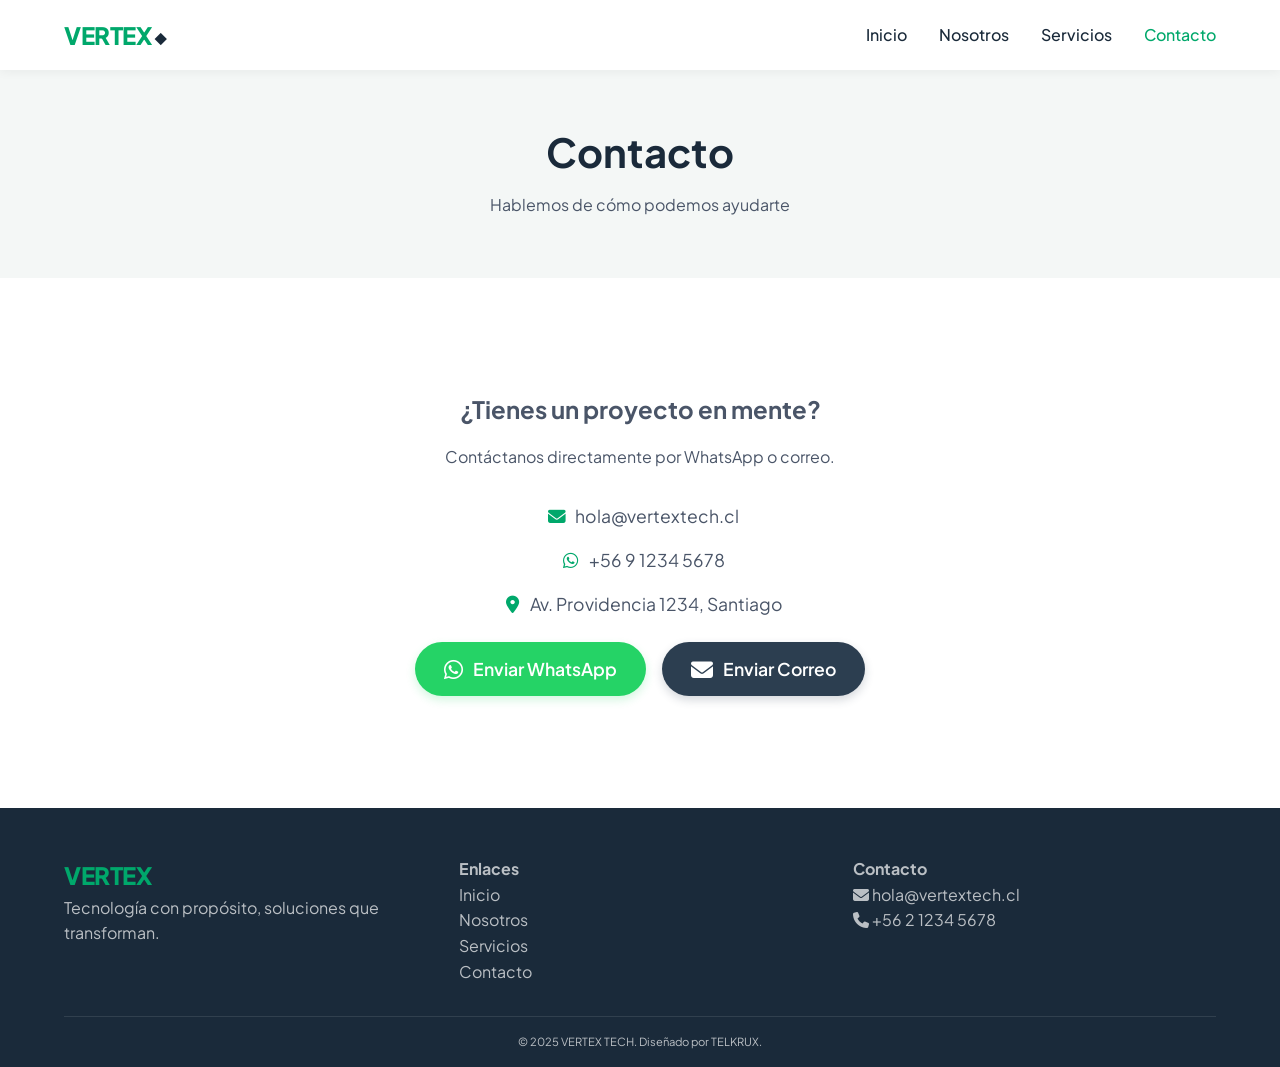
<file: vc.html>
<!DOCTYPE html>
<html lang="es">
<head>
    <meta charset="UTF-8">
    <meta name="viewport" content="width=device-width, initial-scale=1.0">
    <title>VERTEX TECH | Contacto</title>
    <link rel="stylesheet" href="vertex.css">
    <link href="https://fonts.googleapis.com/css2?family=Plus+Jakarta+Sans:wght@300;400;500;600;700;800&display=swap" rel="stylesheet">
    <link rel="stylesheet" href="https://cdnjs.cloudflare.com/ajax/libs/font-awesome/6.5.1/css/all.min.css">
    <style>
        /* Estilos minimalistas para centrar y dar formato a los botones */
        .contacto-detalle .contacto-grid {
            display: flex;
            flex-direction: column;
            align-items: center;
            justify-content: center;
            max-width: 600px;
            margin: 0 auto;
        }
        .contacto-detalle .contacto-info {
            width: 100%;
            text-align: center;
        }
        .contacto-detalle .info-list {
            display: flex;
            flex-direction: column;
            align-items: center;
            gap: 1rem;
            margin: 2rem 0 1.5rem;
        }
        .contacto-detalle .info-list p {
            margin: 0;
            font-size: 1.1rem;
        }
        /* Botones de acción */
        .botones-contacto {
            display: flex;
            flex-wrap: wrap;
            gap: 1rem;
            justify-content: center;
            margin-top: 1.5rem;
        }
        .btn-contacto {
            display: inline-flex;
            align-items: center;
            gap: 10px;
            padding: 12px 28px;
            border-radius: 50px;
            font-weight: 600;
            text-decoration: none;
            transition: all 0.3s ease;
            border: 1px solid transparent;
            font-size: 1.1rem;
        }
        .btn-whatsapp {
            background-color: #25D366;
            color: white;
            box-shadow: 0 4px 10px rgba(37, 211, 102, 0.2);
        }
        .btn-whatsapp:hover {
            background-color: #128C7E;
            transform: translateY(-2px);
            box-shadow: 0 8px 20px rgba(37, 211, 102, 0.3);
            color: white;
        }
        .btn-email {
            background-color: #2C3E50;
            color: white;
            box-shadow: 0 4px 10px rgba(44, 62, 80, 0.2);
        }
        .btn-email:hover {
            background-color: #1A252F;
            transform: translateY(-2px);
            box-shadow: 0 8px 20px rgba(44, 62, 80, 0.3);
            color: white;
        }
        /* Responsive */
        @media (min-width: 768px) {
            .contacto-detalle .contacto-grid {
                padding: 2rem 0;
            }
        }
    </style>
</head>
<body>

    <nav class="navbar">
        <div class="container">
            <div class="logo">
                <span class="logo-text">VERTEX</span>
                <span class="logo-dot">◆</span>
            </div>
            <ul class="nav-menu">
                <li><a href="wi.html">Inicio</a></li>
                <li><a href="vn.html">Nosotros</a></li>
                <li><a href="vs.html">Servicios</a></li>
                <li><a href="vc.html" class="active">Contacto</a></li>
            </ul>
            <div class="nav-toggle">
                <i class="fas fa-bars"></i>
            </div>
        </div>
    </nav>

    <section class="page-header">
        <div class="container">
            <h1>Contacto</h1>
            <p>Hablemos de cómo podemos ayudarte</p>
        </div>
    </section>

    <section class="contacto-detalle">
        <div class="container">
            <div class="contacto-grid">
                <div class="contacto-info">
                    <h3>¿Tienes un proyecto en mente?</h3>
                    <p>Contáctanos directamente por WhatsApp o correo.</p>
                    <div class="info-list">
                        <p><i class="fas fa-envelope"></i> hola@vertextech.cl</p>
                        <p><i class="fab fa-whatsapp"></i> +56 9 1234 5678</p>
                        <p><i class="fas fa-map-marker-alt"></i> Av. Providencia 1234, Santiago</p>
                    </div>
                    
                    <!-- BOTONES AGREGADOS AQUÍ -->
                    <div class="botones-contacto">
                        <a href="https://wa.me/56912345678?text=Hola%20VERTEX%20TECH,%20me%20gustaría%20más%20información" class="btn-contacto btn-whatsapp" target="_blank">
                            <i class="fab fa-whatsapp fa-lg"></i> Enviar WhatsApp
                        </a>
                        <a href="mailto:hola@vertextech.cl?subject=Consulta%20desde%20sitio%20web" class="btn-contacto btn-email">
                            <i class="fas fa-envelope fa-lg"></i> Enviar Correo
                        </a>
                    </div>
                </div>
                <!-- Formulario eliminado - Espacio optimizado -->
            </div>
        </div>
    </section>

    <footer class="footer">
        <div class="container">
            <div class="footer-grid">
                <div class="footer-about">
                    <span class="logo-text">VERTEX</span>
                    <p>Tecnología con propósito, soluciones que transforman.</p>
                </div>
                <div class="footer-links">
                    <h4>Enlaces</h4>
                    <ul>
                        <li><a href="institucional-vertex.html">Inicio</a></li>
                        <li><a href="vertex-nosotros.html">Nosotros</a></li>
                        <li><a href="vertex-servicios.html">Servicios</a></li>
                        <li><a href="vertex-contacto.html">Contacto</a></li>
                    </ul>
                </div>
                <div class="footer-contacto">
                    <h4>Contacto</h4>
                    <p><i class="fas fa-envelope"></i> hola@vertextech.cl</p>
                    <p><i class="fas fa-phone"></i> +56 2 1234 5678</p>
                </div>
            </div>
            <div class="footer-bottom">
                <p>&copy; 2025 VERTEX TECH. Diseñado por TELKRUX.</p>
            </div>
        </div>
    </footer>

    <script src="vertex.js"></script>
</body>
</html>
</file>
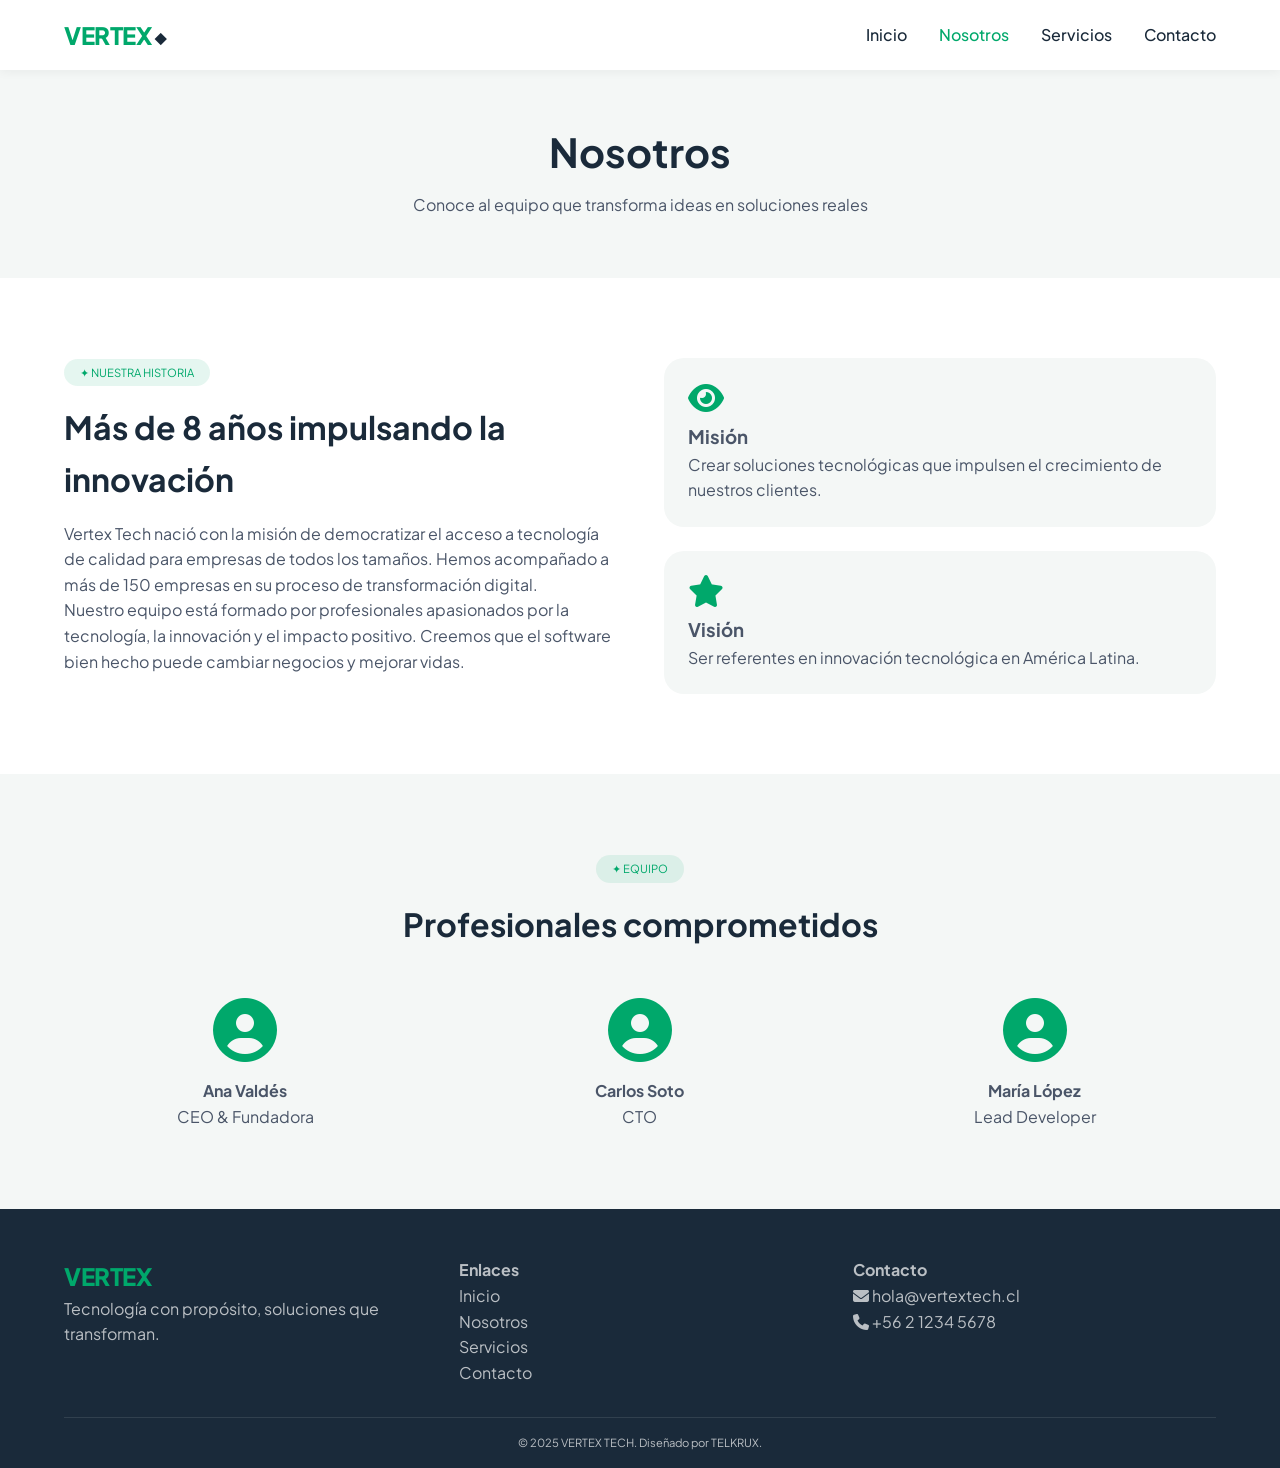
<file: vn.html>
<!DOCTYPE html>
<html lang="es">
<head>
    <meta charset="UTF-8">
    <meta name="viewport" content="width=device-width, initial-scale=1.0">
    <title>VERTEX TECH | Nosotros</title>
    <link rel="stylesheet" href="vertex.css">
    <link href="https://fonts.googleapis.com/css2?family=Plus+Jakarta+Sans:wght@300;400;500;600;700;800&display=swap" rel="stylesheet">
    <link rel="stylesheet" href="https://cdnjs.cloudflare.com/ajax/libs/font-awesome/6.5.1/css/all.min.css">
</head>
<body>

    <nav class="navbar">
        <div class="container">
            <div class="logo">
                <span class="logo-text">VERTEX</span>
                <span class="logo-dot">◆</span>
            </div>
            <ul class="nav-menu">
                <li><a href="wi.html">Inicio</a></li>
                <li><a href="vn.html" class="active">Nosotros</a></li>
                <li><a href="vs.html">Servicios</a></li>
                <li><a href="vc.html">Contacto</a></li>
            </ul>
            <div class="nav-toggle">
                <i class="fas fa-bars"></i>
            </div>
        </div>
    </nav>

    <section class="page-header">
        <div class="container">
            <h1>Nosotros</h1>
            <p>Conoce al equipo que transforma ideas en soluciones reales</p>
        </div>
    </section>

    <section class="nosotros-detalle">
        <div class="container">
            <div class="nosotros-grid">
                <div class="nosotros-texto">
                    <span class="tag">✦ NUESTRA HISTORIA</span>
                    <h2>Más de 8 años impulsando la innovación</h2>
                    <p>Vertex Tech nació con la misión de democratizar el acceso a tecnología de calidad para empresas de todos los tamaños. Hemos acompañado a más de 150 empresas en su proceso de transformación digital.</p>
                    <p>Nuestro equipo está formado por profesionales apasionados por la tecnología, la innovación y el impacto positivo. Creemos que el software bien hecho puede cambiar negocios y mejorar vidas.</p>
                </div>
                <div class="nosotros-mision">
                    <div class="mision-card">
                        <i class="fas fa-eye"></i>
                        <h3>Misión</h3>
                        <p>Crear soluciones tecnológicas que impulsen el crecimiento de nuestros clientes.</p>
                    </div>
                    <div class="mision-card">
                        <i class="fas fa-star"></i>
                        <h3>Visión</h3>
                        <p>Ser referentes en innovación tecnológica en América Latina.</p>
                    </div>
                </div>
            </div>
        </div>
    </section>

    <section class="equipo">
        <div class="container">
            <div class="section-header">
                <span class="tag">✦ EQUIPO</span>
                <h2>Profesionales comprometidos</h2>
            </div>
            <div class="equipo-grid">
                <div class="miembro-card">
                    <i class="fas fa-user-circle"></i>
                    <h4>Ana Valdés</h4>
                    <p>CEO & Fundadora</p>
                </div>
                <div class="miembro-card">
                    <i class="fas fa-user-circle"></i>
                    <h4>Carlos Soto</h4>
                    <p>CTO</p>
                </div>
                <div class="miembro-card">
                    <i class="fas fa-user-circle"></i>
                    <h4>María López</h4>
                    <p>Lead Developer</p>
                </div>
            </div>
        </div>
    </section>

    <footer class="footer">
        <div class="container">
            <div class="footer-grid">
                <div class="footer-about">
                    <span class="logo-text">VERTEX</span>
                    <p>Tecnología con propósito, soluciones que transforman.</p>
                </div>
                <div class="footer-links">
                    <h4>Enlaces</h4>
                    <ul>
                        <li><a href="wi.html">Inicio</a></li>
                        <li><a href="vn.html">Nosotros</a></li>
                        <li><a href="vs.html">Servicios</a></li>
                        <li><a href="vc.html">Contacto</a></li>
                    </ul>
                </div>
                <div class="footer-contacto">
                    <h4>Contacto</h4>
                    <p><i class="fas fa-envelope"></i> hola@vertextech.cl</p>
                    <p><i class="fas fa-phone"></i> +56 2 1234 5678</p>
                </div>
            </div>
            <div class="footer-bottom">
                <p>&copy; 2025 VERTEX TECH. Diseñado por TELKRUX.</p>
            </div>
        </div>
    </footer>

    <script src="vertex.js"></script>
</body>
</html>
</file>
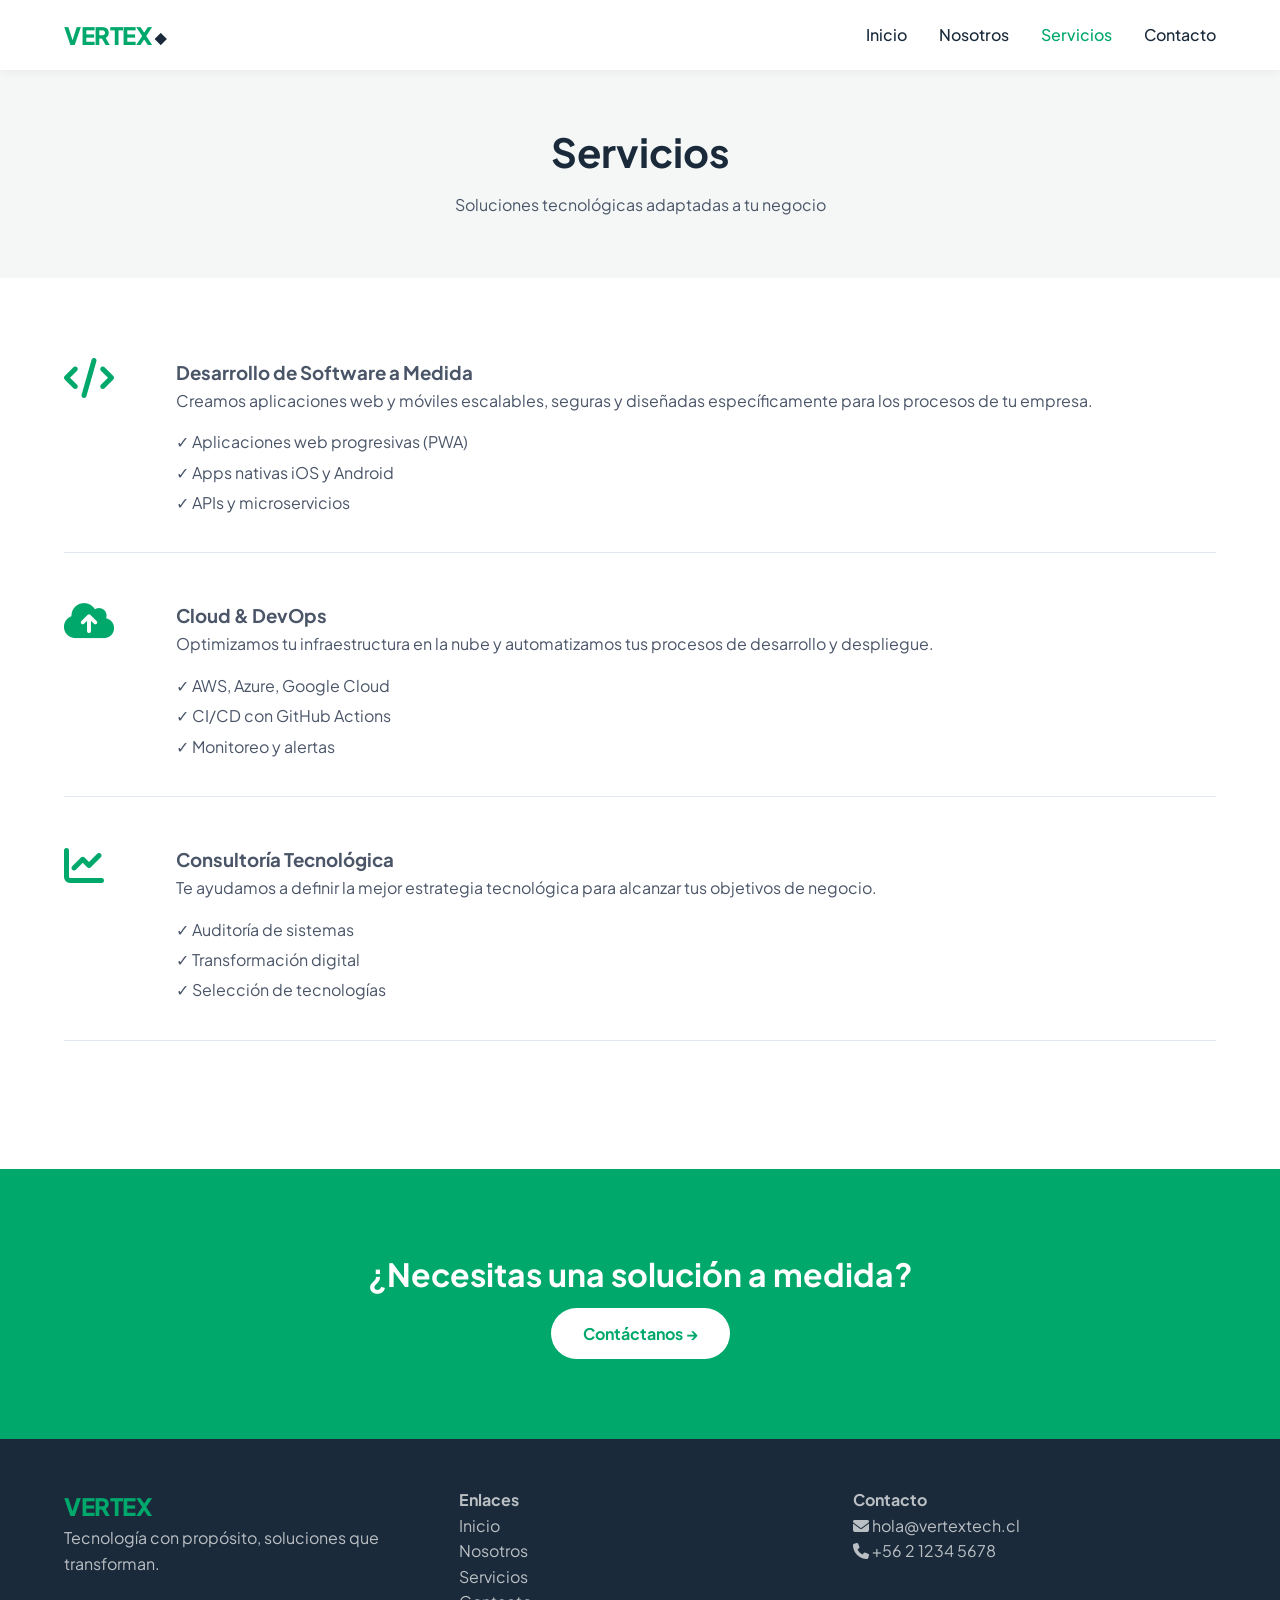
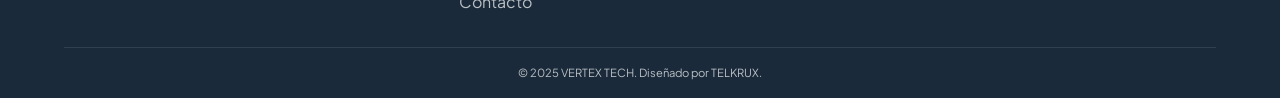
<file: vs.html>
<!DOCTYPE html>
<html lang="es">
<head>
    <meta charset="UTF-8">
    <meta name="viewport" content="width=device-width, initial-scale=1.0">
    <title>VERTEX TECH | Servicios</title>
    <link rel="stylesheet" href="vertex.css">
    <link href="https://fonts.googleapis.com/css2?family=Plus+Jakarta+Sans:wght@300;400;500;600;700;800&display=swap" rel="stylesheet">
    <link rel="stylesheet" href="https://cdnjs.cloudflare.com/ajax/libs/font-awesome/6.5.1/css/all.min.css">
</head>
<body>

    <nav class="navbar">
        <div class="container">
            <div class="logo">
                <span class="logo-text">VERTEX</span>
                <span class="logo-dot">◆</span>
            </div>
            <ul class="nav-menu">
                <li><a href="wi.html">Inicio</a></li>
                <li><a href="vn.html">Nosotros</a></li>
                <li><a href="vs.html" class="active">Servicios</a></li>
                <li><a href="vc.html">Contacto</a></li>
            </ul>
            <div class="nav-toggle">
                <i class="fas fa-bars"></i>
            </div>
        </div>
    </nav>

    <section class="page-header">
        <div class="container">
            <h1>Servicios</h1>
            <p>Soluciones tecnológicas adaptadas a tu negocio</p>
        </div>
    </section>

    <section class="servicios-lista">
        <div class="container">
            <div class="servicio-detalle">
                <div class="servicio-icono"><i class="fas fa-code"></i></div>
                <div class="servicio-info">
                    <h3>Desarrollo de Software a Medida</h3>
                    <p>Creamos aplicaciones web y móviles escalables, seguras y diseñadas específicamente para los procesos de tu empresa.</p>
                    <ul>
                        <li>✓ Aplicaciones web progresivas (PWA)</li>
                        <li>✓ Apps nativas iOS y Android</li>
                        <li>✓ APIs y microservicios</li>
                    </ul>
                </div>
            </div>
            <div class="servicio-detalle">
                <div class="servicio-icono"><i class="fas fa-cloud-upload-alt"></i></div>
                <div class="servicio-info">
                    <h3>Cloud & DevOps</h3>
                    <p>Optimizamos tu infraestructura en la nube y automatizamos tus procesos de desarrollo y despliegue.</p>
                    <ul>
                        <li>✓ AWS, Azure, Google Cloud</li>
                        <li>✓ CI/CD con GitHub Actions</li>
                        <li>✓ Monitoreo y alertas</li>
                    </ul>
                </div>
            </div>
            <div class="servicio-detalle">
                <div class="servicio-icono"><i class="fas fa-chart-line"></i></div>
                <div class="servicio-info">
                    <h3>Consultoría Tecnológica</h3>
                    <p>Te ayudamos a definir la mejor estrategia tecnológica para alcanzar tus objetivos de negocio.</p>
                    <ul>
                        <li>✓ Auditoría de sistemas</li>
                        <li>✓ Transformación digital</li>
                        <li>✓ Selección de tecnologías</li>
                    </ul>
                </div>
            </div>
        </div>
    </section>

    <section class="cta">
        <div class="container">
            <div class="cta-content">
                <h2>¿Necesitas una solución a medida?</h2>
                <a href="vc.html" class="btn-primary">Contáctanos →</a>
            </div>
        </div>
    </section>

    <footer class="footer">
        <div class="container">
            <div class="footer-grid">
                <div class="footer-about">
                    <span class="logo-text">VERTEX</span>
                    <p>Tecnología con propósito, soluciones que transforman.</p>
                </div>
                <div class="footer-links">
                    <h4>Enlaces</h4>
                    <ul>
                        <li><a href="wi.html">Inicio</a></li>
                        <li><a href="vn.html">Nosotros</a></li>
                        <li><a href="vs.html">Servicios</a></li>
                        <li><a href="vc.html">Contacto</a></li>
                    </ul>
                </div>
                <div class="footer-contacto">
                    <h4>Contacto</h4>
                    <p><i class="fas fa-envelope"></i> hola@vertextech.cl</p>
                    <p><i class="fas fa-phone"></i> +56 2 1234 5678</p>
                </div>
            </div>
            <div class="footer-bottom">
                <p>&copy; 2025 VERTEX TECH. Diseñado por TELKRUX.</p>
            </div>
        </div>
    </footer>

    <script src="vertex.js"></script>
</body>
</html>
</file>
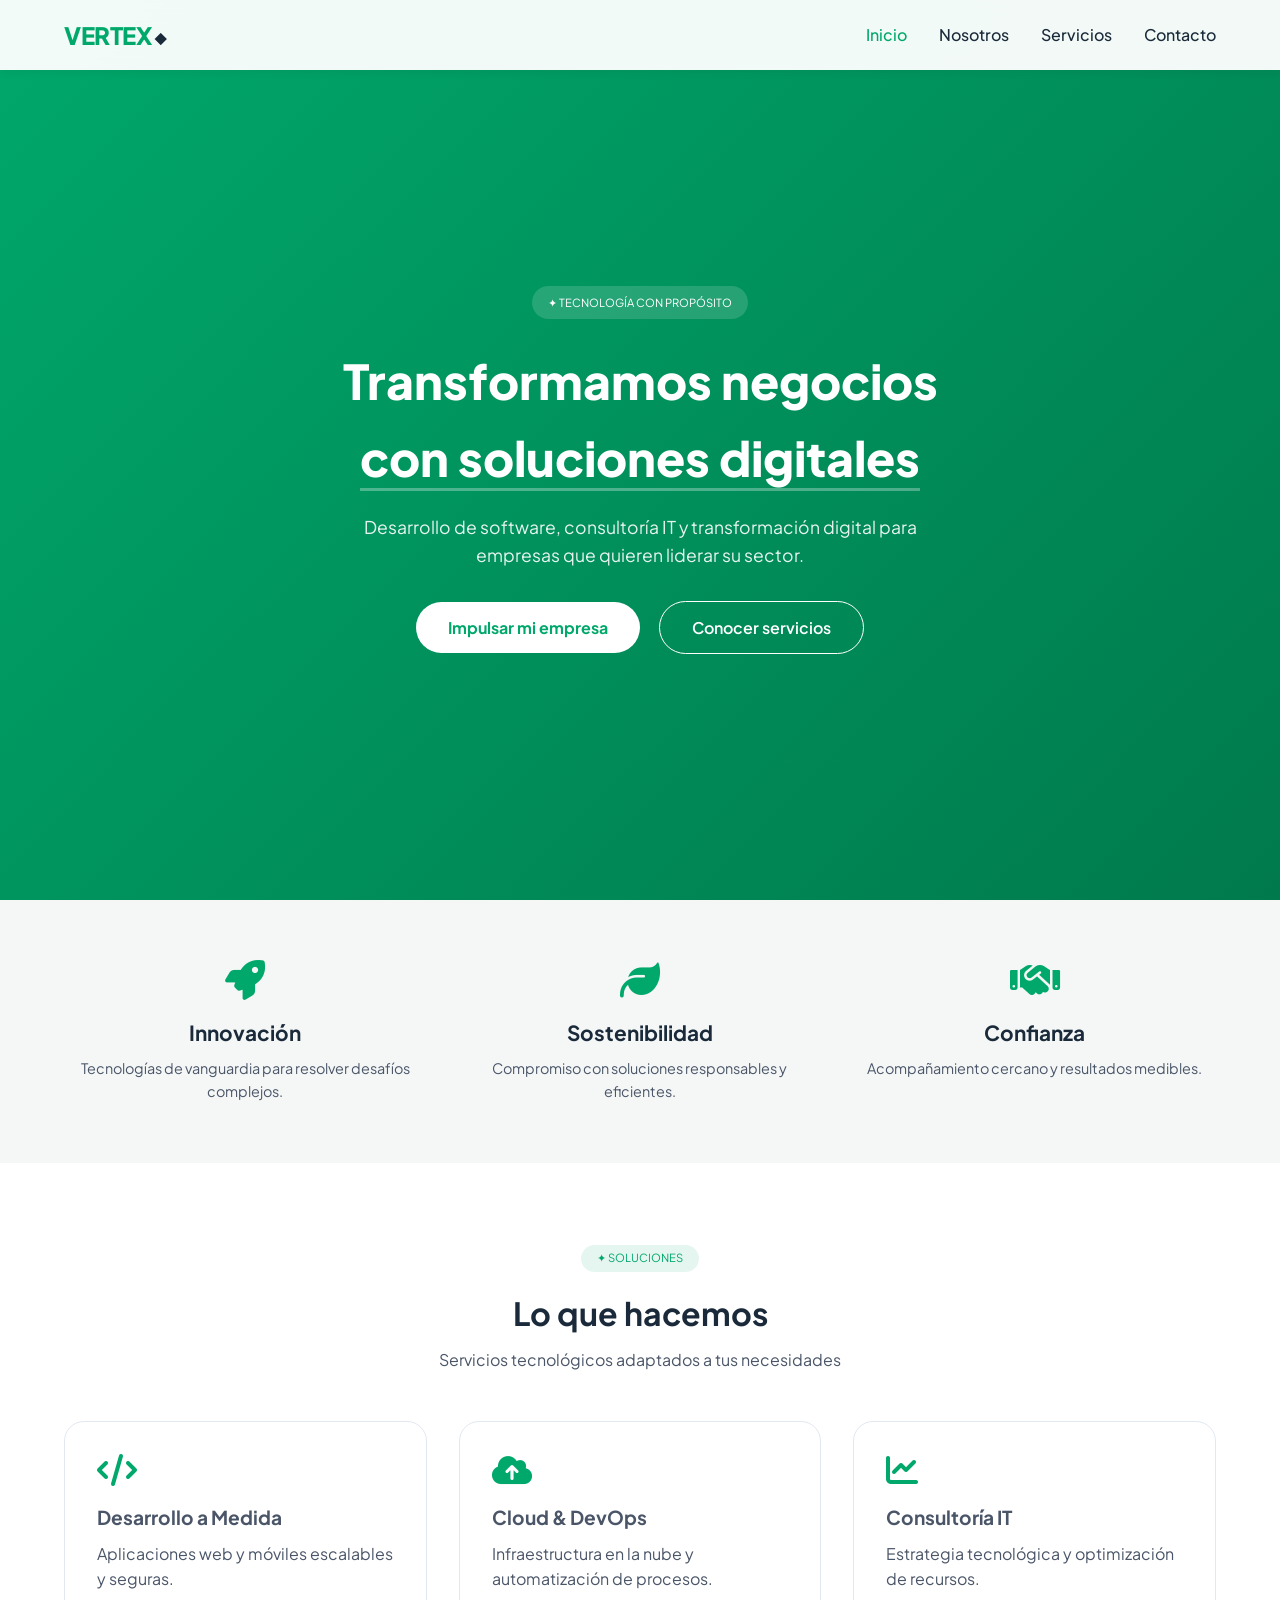
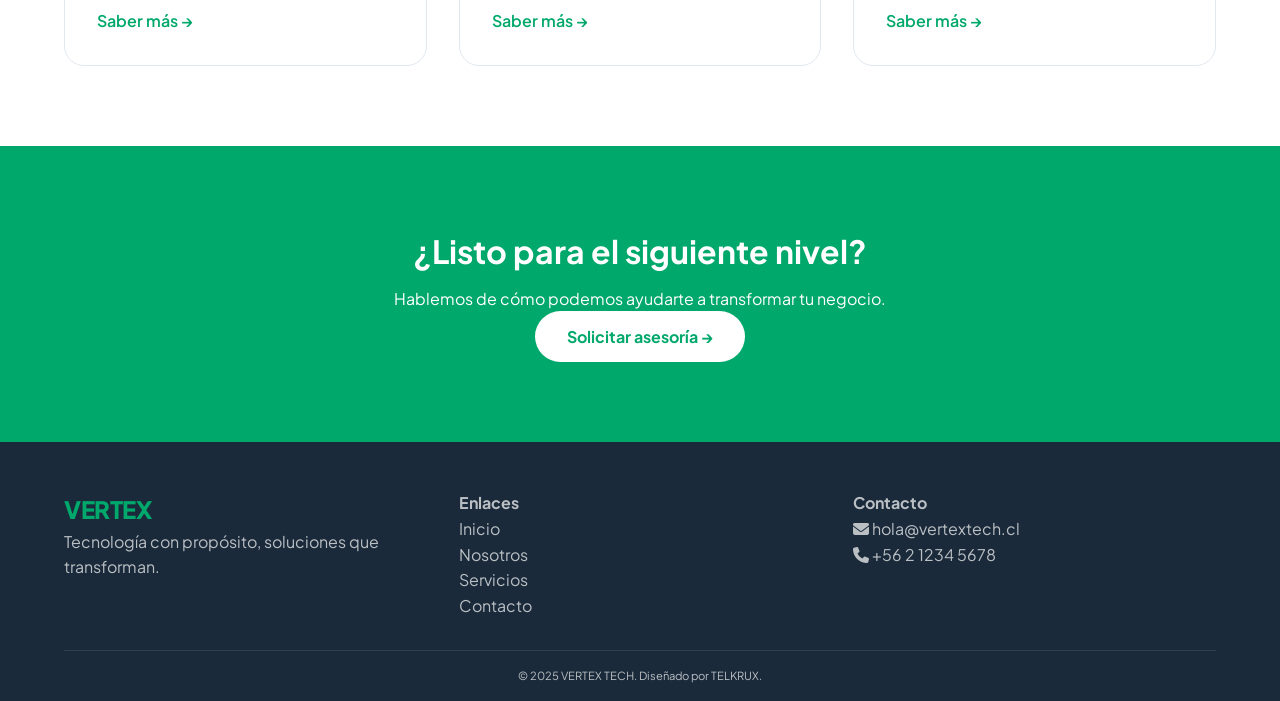
<file: wi.html>
<!DOCTYPE html>
<html lang="es">
<head>
    <meta charset="UTF-8">
    <meta name="viewport" content="width=device-width, initial-scale=1.0">
    <title>VERTEX TECH | Innovación tecnológica</title>
    <link rel="stylesheet" href="vertex.css">
    <link href="https://fonts.googleapis.com/css2?family=Plus+Jakarta+Sans:wght@300;400;500;600;700;800&display=swap" rel="stylesheet">
    <link rel="stylesheet" href="https://cdnjs.cloudflare.com/ajax/libs/font-awesome/6.5.1/css/all.min.css">
</head>
<body>

    <!-- NAVEGACIÓN -->
    <nav class="navbar">
        <div class="container">
            <div class="logo">
                <span class="logo-text">VERTEX</span>
                <span class="logo-dot">◆</span>
            </div>
            <ul class="nav-menu">
                <li><a href="wi.html" class="active">Inicio</a></li>
                <li><a href="vn.html">Nosotros</a></li>
                <li><a href="vs.html">Servicios</a></li>
                <li><a href="vc.html">Contacto</a></li>
            </ul>
            <div class="nav-toggle">
                <i class="fas fa-bars"></i>
            </div>
        </div>
    </nav>

    <!-- HERO -->
    <section class="hero">
        <div class="hero-content">
            <div class="hero-badge">✦ TECNOLOGÍA CON PROPÓSITO</div>
            <h1>Transformamos negocios <br><span class="highlight">con soluciones digitales</span></h1>
            <p>Desarrollo de software, consultoría IT y transformación digital para empresas que quieren liderar su sector.</p>
            <div class="hero-buttons">
                <a href="vc.html" class="btn-primary">Impulsar mi empresa</a>
                <a href="vs.html" class="btn-secondary">Conocer servicios</a>
            </div>
        </div>
    </section>

    <!-- VALORES DESTACADOS -->
    <section class="valores">
        <div class="container">
            <div class="valores-grid">
                <div class="valor-card">
                    <i class="fas fa-rocket"></i>
                    <h3>Innovación</h3>
                    <p>Tecnologías de vanguardia para resolver desafíos complejos.</p>
                </div>
                <div class="valor-card">
                    <i class="fas fa-leaf"></i>
                    <h3>Sostenibilidad</h3>
                    <p>Compromiso con soluciones responsables y eficientes.</p>
                </div>
                <div class="valor-card">
                    <i class="fas fa-handshake"></i>
                    <h3>Confianza</h3>
                    <p>Acompañamiento cercano y resultados medibles.</p>
                </div>
            </div>
        </div>
    </section>

    <!-- SERVICIOS DESTACADOS -->
    <section class="servicios-destacados">
        <div class="container">
            <div class="section-header">
                <span class="tag">✦ SOLUCIONES</span>
                <h2>Lo que hacemos</h2>
                <p>Servicios tecnológicos adaptados a tus necesidades</p>
            </div>
            <div class="servicios-grid">
                <div class="servicio-card">
                    <i class="fas fa-code"></i>
                    <h3>Desarrollo a Medida</h3>
                    <p>Aplicaciones web y móviles escalables y seguras.</p>
                    <a href="vertex-servicios.html" class="servicio-link">Saber más →</a>
                </div>
                <div class="servicio-card">
                    <i class="fas fa-cloud-upload-alt"></i>
                    <h3>Cloud & DevOps</h3>
                    <p>Infraestructura en la nube y automatización de procesos.</p>
                    <a href="vertex-servicios.html" class="servicio-link">Saber más →</a>
                </div>
                <div class="servicio-card">
                    <i class="fas fa-chart-line"></i>
                    <h3>Consultoría IT</h3>
                    <p>Estrategia tecnológica y optimización de recursos.</p>
                    <a href="vertex-servicios.html" class="servicio-link">Saber más →</a>
                </div>
            </div>
        </div>
    </section>

    <!-- CTA -->
    <section class="cta">
        <div class="container">
            <div class="cta-content">
                <h2>¿Listo para el siguiente nivel?</h2>
                <p>Hablemos de cómo podemos ayudarte a transformar tu negocio.</p>
                <a href="vertex-contacto.html" class="btn-primary">Solicitar asesoría →</a>
            </div>
        </div>
    </section>

    <!-- FOOTER -->
    <footer class="footer">
        <div class="container">
            <div class="footer-grid">
                <div class="footer-about">
                    <span class="logo-text">VERTEX</span>
                    <p>Tecnología con propósito, soluciones que transforman.</p>
                </div>
                <div class="footer-links">
                    <h4>Enlaces</h4>
                    <ul>
                        <li><a href="wi.html">Inicio</a></li>
                        <li><a href="vn.html">Nosotros</a></li>
                        <li><a href="vs.html">Servicios</a></li>
                        <li><a href="vc.html">Contacto</a></li>
                    </ul>
                </div>
                <div class="footer-contacto">
                    <h4>Contacto</h4>
                    <p><i class="fas fa-envelope"></i> hola@vertextech.cl</p>
                    <p><i class="fas fa-phone"></i> +56 2 1234 5678</p>
                </div>
            </div>
            <div class="footer-bottom">
                <p>&copy; 2025 VERTEX TECH. Diseñado por TELKRUX.</p>
            </div>
        </div>
    </footer>

    <script src="vertex.js"></script>
</body>
</html>
</file>
<file: estilo.css>
/* ========== TELKRUX 2026 - ESTILO LUJO OSCURO (ORO Y MEDIANOCHE) ========== */
/* ========== ENLACES DORADOS ========== */
:root {
    --bg-dark: #0A0A0C; /* Negro medianoche profundo */
    --bg-card: rgba(20, 20, 24, 0.85);
    --cyan: #D4AF37;      /* Oro / Champagne (mantenemos el nombre de variable para no romper tu HTML) */
    --purple: #E6C27A;    /* Oro más claro para dar luz */
    --white: #F5F5F5;
    --gray: #9CA3AF;
    --gray-dark: #1F2026;
    --gradient-1: linear-gradient(135deg, var(--cyan), var(--purple));
    --shadow-glow: 0 4px 20px rgba(212, 175, 55, 0.15); /* Brillo dorado muy sutil */
    --transition: all 0.3s cubic-bezier(0.4, 0, 0.2, 1);
}

* {
    margin: 0;
    padding: 0;
    box-sizing: border-box;
}

html {
    scroll-behavior: smooth;
}

body {
    font-family: 'Inter', sans-serif;
    background-color: var(--bg-dark);
    color: var(--white);
    line-height: 1.6;
    overflow-x: hidden;
}

.container {
    max-width: 1200px;
    margin: 0 auto;
    padding: 0 24px;
}

/* Preloader */
.preloader {
    position: fixed;
    top: 0;
    left: 0;
    width: 100%;
    height: 100%;
    background: var(--bg-dark);
    display: flex;
    justify-content: center;
    align-items: center;
    z-index: 9999;
    transition: opacity 0.5s;
}

.preloader.hide {
    opacity: 0;
    pointer-events: none;
}

.loader {
    width: 50px;
    height: 50px;
    border: 2px solid var(--gray-dark);
    border-top-color: var(--cyan);
    border-radius: 50%;
    animation: spin 0.8s linear infinite;
}

@keyframes spin {
    to { transform: rotate(360deg); }
}

/* Navegación */
.navbar {
    position: fixed;
    top: 0;
    width: 100%;
    background: rgba(10, 10, 12, 0.9);
    backdrop-filter: blur(10px);
    z-index: 1000;
    border-bottom: 1px solid rgba(212, 175, 55, 0.15); /* Borde dorado transparente */
    transition: var(--transition);
}

.navbar.scrolled {
    background: rgba(10, 10, 12, 0.98);
    border-bottom-color: rgba(212, 175, 55, 0.3);
}

.nav-container {
    display: flex;
    justify-content: space-between;
    align-items: center;
    padding: 1rem 5%;
    max-width: 1400px;
    margin: 0 auto;
}

.logo-text {
    font-size: 1.5rem;
    font-weight: 700;
    background: var(--gradient-1);
    -webkit-background-clip: text;
    background-clip: text;
    color: transparent;
}

.logo-dot {
    color: var(--cyan);
}

.nav-menu {
    display: flex;
    list-style: none;
    gap: 2rem;
}

.nav-link {
    color: var(--white);
    text-decoration: none;
    font-size: 0.9rem;
    font-weight: 500;
    transition: var(--transition);
}

.nav-link:hover {
    color: var(--cyan);
}

.nav-toggle {
    display: none;
    font-size: 1.5rem;
    cursor: pointer;
}

/* Hero */
.hero {
    min-height: 100vh;
    display: flex;
    flex-direction: column;
    justify-content: center;
    align-items: center;
    text-align: center;
    position: relative;
    padding: 0 24px;
}

.hero-bg {
    position: absolute;
    top: 0;
    left: 0;
    width: 100%;
    height: 100%;
    /* Gradientes sutiles dorados de fondo */
    background: radial-gradient(circle at 20% 50%, rgba(212, 175, 55, 0.03) 0%, transparent 50%),
                radial-gradient(circle at 80% 80%, rgba(230, 194, 122, 0.03) 0%, transparent 50%);
    pointer-events: none;
}

.hero-content {
    max-width: 900px;
    z-index: 1;
    animation: fadeInUp 1s ease-out;
}

@keyframes fadeInUp {
    from {
        opacity: 0;
        transform: translateY(30px);
    }
    to {
        opacity: 1;
        transform: translateY(0);
    }
}

.hero-badge {
    margin-bottom: 1.5rem;
}

.badge-text {
    display: inline-block;
    padding: 0.5rem 1rem;
    background: rgba(212, 175, 55, 0.1);
    border: 1px solid rgba(212, 175, 55, 0.3);
    border-radius: 50px;
    font-size: 0.75rem;
    color: var(--cyan);
}

.hero-title {
    font-size: 3.5rem;
    font-weight: 800;
    line-height: 1.2;
    margin-bottom: 1.5rem;
}

.gradient-text {
    background: var(--gradient-1);
    -webkit-background-clip: text;
    background-clip: text;
    color: transparent;
}

.hero-subtitle {
    font-size: 1.1rem;
    color: var(--gray);
    margin-bottom: 2rem;
}

.hero-buttons {
    display: flex;
    gap: 1rem;
    justify-content: center;
    flex-wrap: wrap;
    margin-bottom: 3rem;
}

.btn-primary {
    display: inline-flex;
    align-items: center;
    gap: 0.5rem;
    padding: 0.9rem 2rem;
    background: var(--gradient-1);
    color: var(--bg-dark);
    text-decoration: none;
    border-radius: 60px;
    font-weight: 600;
    transition: var(--transition);
    border: none;
    cursor: pointer;
}

.btn-primary:hover {
    transform: translateY(-2px);
    box-shadow: var(--shadow-glow);
}

.btn-secondary {
    display: inline-flex;
    align-items: center;
    gap: 0.5rem;
    padding: 0.9rem 2rem;
    background: transparent;
    color: var(--white);
    text-decoration: none;
    border-radius: 60px;
    font-weight: 600;
    border: 1px solid var(--gray-dark);
    transition: var(--transition);
}

.btn-secondary:hover {
    border-color: var(--cyan);
    color: var(--cyan);
}

.hero-stats {
    display: flex;
    justify-content: center;
    gap: 3rem;
    flex-wrap: wrap;
}

.stat-number {
    display: block;
    font-size: 1.8rem;
    font-weight: 700;
    background: var(--gradient-1);
    -webkit-background-clip: text;
    background-clip: text;
    color: transparent;
}

.stat-label {
    font-size: 0.8rem;
    color: var(--gray);
}

.hero-scroll {
    position: absolute;
    bottom: 2rem;
    left: 50%;
    transform: translateX(-50%);
    display: flex;
    flex-direction: column;
    align-items: center;
    gap: 0.5rem;
    font-size: 0.75rem;
    color: var(--gray);
    animation: bounce 2s infinite;
}

@keyframes bounce {
    0%, 100% { transform: translateX(-50%) translateY(0); }
    50% { transform: translateX(-50%) translateY(10px); }
}

/* Secciones generales */
section {
    padding: 80px 0;
}

.section-header {
    text-align: center;
    margin-bottom: 3rem;
}

.section-tag {
    display: inline-block;
    padding: 0.3rem 1rem;
    background: rgba(212, 175, 55, 0.1);
    border: 1px solid rgba(212, 175, 55, 0.3);
    border-radius: 50px;
    font-size: 0.7rem;
    color: var(--cyan);
    margin-bottom: 1rem;
}

.section-header h2 {
    font-size: 2.5rem;
    font-weight: 700;
    margin-bottom: 1rem;
}

.section-header p {
    color: var(--gray);
}

/* Servicios */
.servicios-grid {
    display: grid;
    grid-template-columns: repeat(3, 1fr);
    gap: 1.5rem;
}

@media (max-width: 900px) {
    .servicios-grid {
        grid-template-columns: 1fr;
    }
}

.servicio-card {
    background: var(--bg-card);
    backdrop-filter: blur(10px);
    padding: 2rem;
    border-radius: 24px;
    border: 1px solid rgba(212, 175, 55, 0.1);
    transition: var(--transition);
}

.servicio-card:hover {
    transform: translateY(-5px);
    border-color: var(--cyan);
    box-shadow: var(--shadow-glow);
}

.servicio-icon {
    width: 60px;
    height: 60px;
    background: rgba(212, 175, 55, 0.1);
    border-radius: 16px;
    display: flex;
    align-items: center;
    justify-content: center;
    margin-bottom: 1.5rem;
}

.servicio-icon i {
    font-size: 1.8rem;
    color: var(--cyan);
}

.servicio-card h3 {
    font-size: 1.3rem;
    margin-bottom: 0.75rem;
}

.servicio-card p {
    color: var(--gray);
    font-size: 0.9rem;
    margin-bottom: 1.5rem;
}

.servicio-link {
    color: var(--cyan);
    text-decoration: none;
    font-size: 0.85rem;
    display: inline-flex;
    align-items: center;
    gap: 0.5rem;
    transition: var(--transition);
}

.servicio-link:hover {
    gap: 0.8rem;
}

.servicio-precio {
    display: inline-block;
    background: var(--gradient-1);
    color: var(--bg-dark);
    font-weight: 700;
    font-size: 0.9rem;
    padding: 0.3rem 1rem;
    border-radius: 50px;
    margin: 1rem 0;
}

/* Portafolio */
.portafolio-filters {
    display: flex;
    justify-content: center;
    gap: 1rem;
    margin-bottom: 2rem;
    flex-wrap: wrap;
}

.filter-btn {
    padding: 0.5rem 1.5rem;
    background: transparent;
    border: 1px solid var(--gray-dark);
    border-radius: 50px;
    color: var(--gray);
    cursor: pointer;
    transition: var(--transition);
}

.filter-btn:hover,
.filter-btn.active {
    border-color: var(--cyan);
    color: var(--cyan);
    background: rgba(212, 175, 55, 0.1);
}

.portafolio-grid {
    display: grid;
    grid-template-columns: repeat(auto-fit, minmax(300px, 1fr));
    gap: 1.5rem;
}

.portafolio-item {
    position: relative;
    overflow: hidden;
    border-radius: 16px;
    cursor: pointer;
}

.portafolio-img {
    position: relative;
    overflow: hidden;
    border-radius: 16px;
}

.portafolio-overlay {
    position: absolute;
    bottom: -100%;
    left: 0;
    width: 100%;
    padding: 1.5rem;
    background: linear-gradient(to top, rgba(10, 10, 12, 0.95), transparent);
    transition: bottom 0.3s ease;
}

.portafolio-item:hover .portafolio-overlay {
    bottom: 0;
}

.portafolio-overlay h4 {
    color: var(--white);
    margin-bottom: 0.25rem;
}

.portafolio-overlay p {
    color: var(--gray);
    font-size: 0.8rem;
}

/* Testimonios */
.testimonios-grid {
    display: grid;
    grid-template-columns: repeat(auto-fit, minmax(300px, 1fr));
    gap: 2rem;
}

.testimonio-card {
    background: var(--bg-card);
    backdrop-filter: blur(10px);
    padding: 2rem;
    border-radius: 24px;
    border: 1px solid rgba(212, 175, 55, 0.1);
    position: relative;
}

.testimonio-quote {
    font-size: 4rem;
    color: var(--cyan);
    opacity: 0.3; /* Bajé un poco la opacidad para que el dorado no sea tan agresivo */
    line-height: 1;
    margin-bottom: 0.5rem;
}

.testimonio-text {
    color: var(--gray);
    margin-bottom: 1.5rem;
    font-style: italic;
}

.author-info h4 {
    font-size: 1rem;
    margin-bottom: 0.25rem;
}

.author-info p {
    font-size: 0.8rem;
    color: var(--cyan);
}

/* Nosotros */
.nosotros-grid {
    display: grid;
    grid-template-columns: 1fr 1fr;
    gap: 3rem;
    align-items: center;
}

.nosotros-content h2 {
    font-size: 2rem;
    margin-bottom: 1.5rem;
}

.nosotros-content p {
    color: var(--gray);
    margin-bottom: 1rem;
}

.nosotros-stats {
    display: flex;
    gap: 2rem;
    margin-top: 2rem;
}

.stat-item {
    text-align: center;
}

.stat-item .stat-number {
    font-size: 1.5rem;
    font-weight: 700;
    background: var(--gradient-1);
    -webkit-background-clip: text;
    background-clip: text;
    color: transparent;
    display: block;
}

.stat-item span:last-child {
    font-size: 0.8rem;
    color: var(--gray);
}

/* Contacto */
.contacto-grid {
    display: grid;
    grid-template-columns: 1fr 1fr;
    gap: 3rem;
}

.info-card {
    background: var(--bg-card);
    backdrop-filter: blur(10px);
    padding: 1.5rem;
    border-radius: 16px;
    border: 1px solid rgba(212, 175, 55, 0.1);
    margin-bottom: 1rem;
    text-align: center;
}

.info-card i {
    font-size: 2rem;
    color: var(--cyan);
    margin-bottom: 0.5rem;
}

.info-card h3 {
    font-size: 1.1rem;
    margin-bottom: 0.25rem;
}

.info-card p {
    color: var(--gray);
    font-size: 0.85rem;
}

.contacto-form {
    background: var(--bg-card);
    backdrop-filter: blur(10px);
    padding: 2rem;
    border-radius: 24px;
    border: 1px solid rgba(212, 175, 55, 0.1);
}

.form-group {
    margin-bottom: 1rem;
}

.form-group input,
.form-group textarea {
    width: 100%;
    padding: 1rem;
    background: rgba(255, 255, 255, 0.03); /* Un poco más oscuro */
    border: 1px solid var(--gray-dark);
    border-radius: 12px;
    color: var(--white);
    font-family: inherit;
    transition: var(--transition);
}

.form-group input:focus,
.form-group textarea:focus {
    outline: none;
    border-color: var(--cyan);
}

/* Contacto Simple */
.contacto-simple {
    display: flex;
    justify-content: center;
    gap: 2rem;
    flex-wrap: wrap;
    max-width: 800px;
    margin: 0 auto;
}

.contacto-card-wsp,
.contacto-card-email {
    background: var(--bg-card);
    backdrop-filter: blur(10px);
    padding: 2rem;
    border-radius: 24px;
    border: 1px solid rgba(212, 175, 55, 0.15);
    text-align: center;
    width: 280px;
    transition: var(--transition);
}

.contacto-card-wsp:hover,
.contacto-card-email:hover {
    transform: translateY(-5px);
    border-color: var(--cyan);
    box-shadow: var(--shadow-glow);
}

.contacto-icon i {
    font-size: 3rem;
    margin-bottom: 1rem;
}

.contacto-card-wsp .contacto-icon i {
    color: #25D366; /* Mantenemos el verde de WhatsApp */
}

.contacto-card-email .contacto-icon i {
    color: var(--cyan);
}

.contacto-card-wsp h3,
.contacto-card-email h3 {
    font-size: 1.3rem;
    margin-bottom: 0.5rem;
}

.contacto-card-wsp p,
.contacto-card-email p {
    color: var(--gray);
    font-size: 0.85rem;
    margin-bottom: 1.5rem;
}

.btn-wsp {
    display: inline-flex;
    align-items: center;
    gap: 0.5rem;
    background: #25D366;
    color: white;
    padding: 0.7rem 1.5rem;
    border-radius: 50px;
    text-decoration: none;
    font-weight: 600;
    transition: var(--transition);
}

.btn-wsp:hover {
    transform: scale(1.02);
    box-shadow: 0 0 15px rgba(37, 211, 102, 0.3);
}

.btn-email {
    display: inline-flex;
    align-items: center;
    gap: 0.5rem;
    background: var(--gradient-1);
    color: var(--bg-dark);
    padding: 0.7rem 1.5rem;
    border-radius: 50px;
    text-decoration: none;
    font-weight: 600;
    transition: var(--transition);
}

.btn-email:hover {
    transform: scale(1.02);
    box-shadow: var(--shadow-glow);
}

/* Footer */
.footer {
    background: var(--bg-dark);
    border-top: 1px solid rgba(212, 175, 55, 0.1);
    padding: 3rem 0 1rem;
}

.footer-grid {
    display: grid;
    grid-template-columns: repeat(auto-fit, minmax(200px, 1fr));
    gap: 2rem;
    margin-bottom: 2rem;
}

.footer-about p {
    color: var(--gray);
    font-size: 0.85rem;
    margin: 1rem 0;
}

.social-links {
    display: flex;
    gap: 1rem;
}

.social-links a {
    color: var(--gray);
    transition: var(--transition);
}

.social-links a:hover {
    color: var(--cyan);
}

.footer-links h4 {
    font-size: 1rem;
    margin-bottom: 1rem;
}

.footer-links ul {
    list-style: none;
}

.footer-links li {
    margin-bottom: 0.5rem;
}

.footer-links a {
    color: var(--gray);
    text-decoration: none;
    font-size: 0.85rem;
    transition: var(--transition);
}

.footer-links a:hover {
    color: var(--cyan);
}

.footer-bottom {
    text-align: center;
    padding-top: 2rem;
    border-top: 1px solid rgba(212, 175, 55, 0.1);
    font-size: 0.75rem;
    color: var(--gray);
}

/* Scroll Top */
.scroll-top {
    position: fixed;
    bottom: 2rem;
    right: 2rem;
    width: 45px;
    height: 45px;
    background: var(--gradient-1);
    border: none;
    border-radius: 50%;
    color: var(--bg-dark);
    cursor: pointer;
    opacity: 0;
    visibility: hidden;
    transition: var(--transition);
    z-index: 999;
}

.scroll-top.show {
    opacity: 1;
    visibility: visible;
}

.scroll-top:hover {
    transform: translateY(-3px);
    box-shadow: var(--shadow-glow);
}

/* Responsive */
@media (max-width: 768px) {
    .nav-menu {
        position: fixed;
        left: -100%;
        top: 70px;
        flex-direction: column;
        background: rgba(10, 10, 12, 0.95);
        backdrop-filter: blur(10px);
        width: 100%;
        text-align: center;
        padding: 2rem;
        gap: 1.5rem;
        transition: left 0.3s;
    }
    
    .nav-menu.active {
        left: 0;
    }
    
    .nav-toggle {
        display: block;
    }
    
    .hero-title {
        font-size: 2rem;
    }
    
    .hero-subtitle {
        font-size: 0.9rem;
    }
    
    .hero-stats {
        gap: 1.5rem;
    }
    
    .section-header h2 {
        font-size: 1.8rem;
    }
    
    .nosotros-grid,
    .contacto-grid {
        grid-template-columns: 1fr;
    }
    
    .nosotros-image {
        order: -1;
    }
}
/* ========== VENTAJAS CÓDIGO PURO ========== */
.ventajas-codigo {
    padding: 80px 0;
    background: linear-gradient(135deg, var(--bg-dark) 0%, var(--gray-dark) 100%);
    border-top: 1px solid rgba(212, 175, 55, 0.1);
    border-bottom: 1px solid rgba(212, 175, 55, 0.1);
}

.ventajas-grid {
    display: grid;
    grid-template-columns: 1fr 1fr;
    gap: 3rem;
    align-items: center;
}

.ventajas-texto h2 {
    font-size: 2rem;
    margin-bottom: 1rem;
    color: var(--white);
}

.ventajas-texto h2 .highlight {
    color: var(--cyan);
}

.ventajas-texto > p {
    color: var(--gray);
    margin-bottom: 1.5rem;
}

.ventajas-lista {
    list-style: none;
    margin-bottom: 2rem;
}

.ventajas-lista li {
    margin-bottom: 0.8rem;
    display: flex;
    align-items: center;
    gap: 0.8rem;
    color: var(--white);
}

.ventajas-lista li i {
    color: var(--cyan);
    font-size: 1.2rem;
    width: 25px;
}

.btn-ventaja {
    display: inline-flex;
    align-items: center;
    gap: 0.5rem;
    background: transparent;
    color: var(--cyan);
    padding: 0.8rem 1.8rem;
    border-radius: 40px;
    text-decoration: none;
    font-weight: 600;
    border: 1px solid var(--cyan);
    transition: all 0.3s;
}

.btn-ventaja:hover {
    background: var(--cyan);
    color: var(--bg-dark);
    transform: translateY(-2px);
}

.ventajas-icono {
    display: flex;
    justify-content: center;
    gap: 2rem;
    font-size: 4rem;
}

.ventajas-icono i:first-child {
    color: var(--cyan);
}

.ventajas-icono i:nth-child(2) {
    color: #ff4444;
}

.ventajas-icono i:last-child {
    color: #21759b;
    opacity: 0.5;
}

@media (max-width: 768px) {
    .ventajas-grid {
        grid-template-columns: 1fr;
        text-align: center;
    }
    
    .ventajas-lista li {
        justify-content: center;
    }
    
    .ventajas-icono {
        order: -1;
    }
}
</file>
<file: style.css>
/* ========== RESET Y VARIABLES ========== */
* {
    margin: 0;
    padding: 0;
    box-sizing: border-box;
}

:root {
    --azul-principal: #0A4B7A;
    --azul-claro: #1E6A9F;
    --blanco: #FFFFFF;
    --gris-claro: #F4F7FC;
    --gris-texto: #2C3E50;
    --sombra: 0 4px 12px rgba(0,0,0,0.08);
    --transicion: all 0.3s ease;
}

body {
    font-family: 'Inter', sans-serif;
    background-color: var(--blanco);
    color: var(--gris-texto);
    line-height: 1.5;
}

.container {
    max-width: 1200px;
    margin: 0 auto;
    padding: 0 20px;
}

/* ========== HEADER ========== */
.main-header {
    background: var(--blanco);
    box-shadow: var(--sombra);
    position: sticky;
    top: 0;
    z-index: 100;
}

.header-flex {
    display: flex;
    justify-content: space-between;
    align-items: center;
    flex-wrap: wrap;
    padding: 20px 20px;
}

.logo-area h1 {
    font-size: 1.7rem;
    color: var(--azul-principal);
}

.logo-area span {
    font-weight: 700;
}

.tagline {
    font-size: 0.85rem;
    color: #5D6D7E;
}

/* ========== NAVEGACIÓN ========== */
.main-nav {
    background: var(--azul-principal);
}

.nav-container {
    display: flex;
    justify-content: space-between;
    align-items: center;
}

.nav-menu {
    display: flex;
    list-style: none;
    gap: 2rem;
    padding: 0;
}

.nav-menu li a {
    color: white;
    text-decoration: none;
    font-weight: 600;
    padding: 12px 0;
    display: inline-block;
    transition: var(--transicion);
}

.nav-menu li a:hover, .nav-menu li a.active {
    border-bottom: 3px solid #FFC107;
}

.mobile-menu-icon {
    display: none;
    color: white;
    font-size: 1.8rem;
    cursor: pointer;
}

/* ========== HERO ========== */
.hero {
    position: relative;
}
.hero-image img {
    width: 100%;
    height: 350px;
    object-fit: cover;
    display: block;
}
.hero-overlay {
    position: absolute;
    top: 0;
    left: 0;
    width: 100%;
    height: 100%;
    background: linear-gradient(0deg, rgba(10,75,122,0.7), rgba(0,0,0,0.3));
}
.hero-text {
    position: absolute;
    bottom: 20%;
    left: 0;
    right: 0;
    text-align: center;
    color: white;
    text-shadow: 1px 1px 5px rgba(0,0,0,0.5);
}
.hero-text h2 {
    font-size: 2.2rem;
}
.hero-text p {
    font-size: 1.2rem;
    max-width: 700px;
    margin: 10px auto;
}
.director-name {
    font-style: italic;
    font-weight: 300;
}

/* ========== CARDS ========== */
.noticias, .galeria, .contenido-pagina, .contacto-grid, .admision-detalle {
    margin: 50px auto;
}
h2 {
    color: var(--azul-principal);
    margin-bottom: 30px;
    font-size: 1.8rem;
    border-left: 5px solid var(--azul-principal);
    padding-left: 15px;
}
.cards-grid {
    display: grid;
    grid-template-columns: repeat(auto-fit, minmax(260px, 1fr));
    gap: 25px;
}
.card {
    background: var(--gris-claro);
    padding: 25px;
    border-radius: 20px;
    box-shadow: var(--sombra);
    transition: transform 0.2s;
}
.card:hover {
    transform: translateY(-5px);
}
.card-icon {
    font-size: 2.5rem;
    color: var(--azul-principal);
    margin-bottom: 15px;
}
.card h3 {
    margin-bottom: 12px;
}

/* ========== GALERÍA ========== */
.gallery-grid {
    display: grid;
    grid-template-columns: repeat(auto-fill, minmax(260px, 1fr));
    gap: 20px;
}
.gallery-item {
    position: relative;
    overflow: hidden;
    border-radius: 16px;
    box-shadow: var(--sombra);
}
.gallery-item img {
    width: 100%;
    height: 180px;
    object-fit: cover;
    transition: transform 0.4s;
}
.gallery-item:hover img {
    transform: scale(1.05);
}
.gallery-item span {
    display: block;
    background: rgba(10,75,122,0.8);
    color: white;
    padding: 8px;
    text-align: center;
    font-weight: 500;
}

.fechas-importantes {
    background: #E8F0FE;
    padding: 25px;
    border-radius: 28px;
    margin-bottom: 50px;
}
.aviso-box ul {
    margin-top: 15px;
    list-style: none;
}
.aviso-box li {
    margin: 10px 0;
}

/* ========== FOOTER ========== */
.main-footer {
    background: #0A2F44;
    color: #DDD;
    padding: 40px 0 20px;
    margin-top: 40px;
}
.footer-content {
    display: flex;
    flex-wrap: wrap;
    justify-content: space-between;
    gap: 30px;
}
.footer-info h3, .footer-social h4 {
    color: white;
    margin-bottom: 15px;
}
.social-links a {
    color: white;
    background: #1E6A9F;
    width: 38px;
    height: 38px;
    display: inline-flex;
    align-items: center;
    justify-content: center;
    border-radius: 50%;
    margin-right: 12px;
    transition: 0.2s;
}
.social-links a:hover {
    background: #FFC107;
    color: #0A2F44;
}
.copyright {
    text-align: center;
    padding-top: 30px;
    font-size: 0.8rem;
    border-top: 1px solid #2C5A7A;
    margin-top: 20px;
}

/* ========== PÁGINAS INTERNAS ========== */
.equipo-grid {
    display: grid;
    grid-template-columns: repeat(auto-fit, minmax(200px,1fr));
    gap: 25px;
    margin: 30px 0;
}
.miembro {
    text-align: center;
}
.miembro i {
    font-size: 3rem;
    color: var(--azul-principal);
}
.horario-tabla {
    width: 100%;
    border-collapse: collapse;
    background: white;
}
.horario-tabla th, .horario-tabla td {
    border: 1px solid #ccc;
    padding: 12px;
    text-align: left;
}
.horario-tabla th {
    background: var(--azul-principal);
    color: white;
}

/* ========== RESPONSIVE ========== */
@media (max-width: 768px) {
    .nav-menu {
        display: none;
        flex-direction: column;
        background: var(--azul-principal);
        width: 100%;
        position: absolute;
        top: 100%;
        left: 0;
        padding: 1rem;
        gap: 0;
    }
    .nav-menu.active {
        display: flex;
    }
    .mobile-menu-icon {
        display: block;
    }
    .hero-text h2 {
        font-size: 1.4rem;
    }
    .hero-text p {
        font-size: 0.9rem;
    }
    .header-flex {
        justify-content: center;
        text-align: center;
    }
    .footer-content {
        flex-direction: column;
        text-align: center;
    }
    .social-links {
        justify-content: center;
        display: flex;
    }
}
.main-nav {
    background: var(--azul-principal);
    position: relative;   /* ← Línea nueva */
}
@media (max-width: 768px) {
    .nav-menu.active {
        display: flex;
        flex-direction: column;
        position: absolute;
        top: 100%;
        left: 0;
        width: 100%;
        background: var(--azul-principal);
        padding: 1rem;
        gap: 0;
        z-index: 1000;   /* ← Agrega esta línea */
    }
}
</file>
<file: carta.css>
/* ========== FUEGO & SAL - CARTA DE RESTAURANTE ELEGANTE ========== */

:root {
    --negro: #0A0A0A;
    --negro-suave: #1A1A1A;
    --dorado: #C6A43F;
    --burdeos: #8B0000;
    --blanco: #FFFFFF;
    --gris-claro: #F5F5F5;
    --gris-texto: #666666;
}

* {
    margin: 0;
    padding: 0;
    box-sizing: border-box;
}

html {
    scroll-behavior: smooth;
}

body {
    font-family: 'Poppins', sans-serif;
    background-color: var(--negro);
    color: var(--gris-texto);
    line-height: 1.6;
}

.container {
    max-width: 1000px;
    margin: 0 auto;
    padding: 0 24px;
}

/* HERO */
.hero-carta {
    min-height: 60vh;
    background: linear-gradient(135deg, var(--negro) 0%, var(--burdeos) 100%);
    display: flex;
    align-items: center;
    justify-content: center;
    text-align: center;
    position: relative;
    padding: 120px 24px 80px;
}

.hero-overlay {
    position: absolute;
    top: 0;
    left: 0;
    width: 100%;
    height: 100%;
    background: radial-gradient(circle at 30% 40%, rgba(198, 164, 63, 0.05) 0%, transparent 60%);
}

.hero-content {
    z-index: 1;
}

.restaurante-nombre {
    font-size: 0.8rem;
    letter-spacing: 3px;
    color: var(--dorado);
    margin-bottom: 1rem;
}

.hero-carta h1 {
    font-family: 'Playfair Display', serif;
    font-size: 4rem;
    color: var(--blanco);
    margin-bottom: 0.5rem;
}

.hero-carta p {
    color: rgba(255,255,255,0.8);
    font-size: 1rem;
}

.hero-decor {
    margin-top: 2rem;
    color: var(--dorado);
    letter-spacing: 5px;
}

/* MENÚ DE NAVEGACIÓN */
.menu-nav {
    background: var(--negro-suave);
    border-bottom: 1px solid rgba(198, 164, 63, 0.2);
    position: sticky;
    top: 0;
    z-index: 100;
    transition: all 0.3s;
}

.menu-nav.scrolled {
    background: rgba(10, 10, 10, 0.95);
    backdrop-filter: blur(10px);
}

.menu-nav ul {
    display: flex;
    justify-content: center;
    list-style: none;
    gap: 2rem;
    padding: 1rem 0;
    flex-wrap: wrap;
}

.menu-nav a {
    color: var(--blanco);
    text-decoration: none;
    font-size: 0.85rem;
    font-weight: 500;
    transition: color 0.3s;
}

.menu-nav a:hover {
    color: var(--dorado);
}

/* SECCIONES DEL MENÚ */
.seccion-menu {
    padding: 80px 0;
    border-bottom: 1px solid rgba(198, 164, 63, 0.1);
}

.seccion-header {
    text-align: center;
    margin-bottom: 3rem;
}

.categoria-tag {
    display: inline-block;
    background: rgba(198, 164, 63, 0.1);
    padding: 0.3rem 1rem;
    border-radius: 50px;
    font-size: 0.7rem;
    color: var(--dorado);
    letter-spacing: 1px;
    margin-bottom: 1rem;
}

.seccion-header h2 {
    font-family: 'Playfair Display', serif;
    font-size: 2.5rem;
    color: var(--blanco);
    margin-bottom: 0.5rem;
}

.decor-linea {
    width: 60px;
    height: 2px;
    background: var(--dorado);
    margin: 1rem auto 0;
}

/* GRID DE PLATOS */
.menu-grid {
    display: flex;
    flex-direction: column;
    gap: 1.5rem;
}

.menu-item {
    display: flex;
    justify-content: space-between;
    align-items: flex-start;
    padding-bottom: 1rem;
    border-bottom: 1px dashed rgba(198, 164, 63, 0.2);
}

.menu-item.destacado {
    background: rgba(198, 164, 63, 0.05);
    padding: 1rem;
    border-radius: 12px;
    border-bottom: none;
}

.item-info {
    flex: 1;
    padding-right: 2rem;
}

.item-info h3 {
    font-family: 'Playfair Display', serif;
    font-size: 1.1rem;
    color: var(--blanco);
    margin-bottom: 0.3rem;
}

.chef {
    font-size: 0.7rem;
    color: var(--dorado);
    font-weight: normal;
    margin-left: 0.5rem;
}

.item-info p {
    font-size: 0.85rem;
    color: var(--gris-texto);
}

.item-precio {
    font-weight: 600;
    color: var(--dorado);
    font-size: 1rem;
    white-space: nowrap;
}

/* VINOS */
.vinos-grid .menu-item {
    border-bottom-color: rgba(198, 164, 63, 0.15);
}

/* CONTACTO RESTAURANTE */
.contacto-restaurante {
    background: var(--negro-suave);
    padding: 60px 0;
}

.contacto-grid {
    display: grid;
    grid-template-columns: repeat(3, 1fr);
    gap: 2rem;
    text-align: center;
    margin-bottom: 3rem;
}

.contacto-info i {
    font-size: 2rem;
    color: var(--dorado);
    margin-bottom: 1rem;
}

.contacto-info h3 {
    font-family: 'Playfair Display', serif;
    font-size: 1.1rem;
    color: var(--blanco);
    margin-bottom: 0.5rem;
}

.contacto-info p {
    font-size: 0.85rem;
}

.boton-reserva {
    text-align: center;
}

.btn-reservar {
    display: inline-block;
    background: transparent;
    color: var(--dorado);
    padding: 0.8rem 2rem;
    border-radius: 40px;
    text-decoration: none;
    font-weight: 600;
    border: 1px solid var(--dorado);
    transition: all 0.3s;
}

.btn-reservar:hover {
    background: var(--dorado);
    color: var(--negro);
}

/* FOOTER */
.footer-carta {
    background: var(--negro);
    text-align: center;
    padding: 2rem 0;
    border-top: 1px solid rgba(198, 164, 63, 0.1);
}

.logo-footer {
    font-family: 'Playfair Display', serif;
    font-size: 1.2rem;
    color: var(--dorado);
    margin-bottom: 0.5rem;
}

.footer-carta p {
    font-size: 0.7rem;
    color: var(--gris-texto);
}

.copyright {
    margin-top: 0.5rem;
    font-size: 0.65rem;
}

/* RESPONSIVE */
@media (max-width: 768px) {
    .hero-carta h1 {
        font-size: 2.5rem;
    }
    
    .menu-nav ul {
        gap: 1rem;
    }
    
    .menu-nav a {
        font-size: 0.7rem;
    }
    
    .seccion-header h2 {
        font-size: 1.8rem;
    }
    
    .menu-item {
        flex-direction: column;
    }
    
    .item-info {
        padding-right: 0;
        margin-bottom: 0.5rem;
    }
    
    .item-precio {
        align-self: flex-end;
    }
    
    .contacto-grid {
        grid-template-columns: 1fr;
        gap: 1.5rem;
    }
}
</file>
<file: vertex.css>
/* ========== VERTEX TECH - ESTILO VERDE ESG MODERNO ========== */

:root {
    --verde: #00A86B;
    --verde-oscuro: #007A4D;
    --blanco: #FFFFFF;
    --gris-bg: #F4F7F6;
    --gris-texto: #4A5568;
    --negro-suave: #1A2A3A;
}

* {
    margin: 0;
    padding: 0;
    box-sizing: border-box;
}

body {
    font-family: 'Plus Jakarta Sans', sans-serif;
    background-color: var(--blanco);
    color: var(--gris-texto);
    line-height: 1.6;
}

.container {
    max-width: 1200px;
    margin: 0 auto;
    padding: 0 24px;
}

/* Navegación */
.navbar {
    position: fixed;
    top: 0;
    width: 100%;
    background: rgba(255,255,255,0.95);
    backdrop-filter: blur(10px);
    z-index: 1000;
    padding: 1rem 0;
    box-shadow: 0 2px 10px rgba(0,0,0,0.05);
}

.navbar .container {
    display: flex;
    justify-content: space-between;
    align-items: center;
}

.logo-text {
    font-size: 1.5rem;
    font-weight: 800;
    color: var(--verde);
    letter-spacing: -0.5px;
}

.logo-dot {
    color: var(--negro-suave);
}

.nav-menu {
    display: flex;
    list-style: none;
    gap: 2rem;
}

.nav-menu a {
    color: var(--negro-suave);
    text-decoration: none;
    font-weight: 500;
    transition: color 0.3s;
}

.nav-menu a:hover,
.nav-menu a.active {
    color: var(--verde);
}

.nav-toggle {
    display: none;
    font-size: 1.5rem;
    cursor: pointer;
}

/* Hero */
.hero {
    min-height: 100vh;
    background: linear-gradient(135deg, var(--verde) 0%, var(--verde-oscuro) 100%);
    display: flex;
    align-items: center;
    justify-content: center;
    text-align: center;
    padding: 120px 24px 80px;
}

.hero-badge {
    display: inline-block;
    background: rgba(255,255,255,0.15);
    padding: 0.5rem 1rem;
    border-radius: 50px;
    font-size: 0.7rem;
    color: var(--blanco);
    margin-bottom: 1.5rem;
}

.hero h1 {
    font-size: 3rem;
    font-weight: 800;
    color: var(--blanco);
    margin-bottom: 1rem;
}

.hero .highlight {
    color: var(--blanco);
    border-bottom: 3px solid rgba(255,255,255,0.3);
}

.hero p {
    font-size: 1.1rem;
    color: rgba(255,255,255,0.9);
    margin-bottom: 2rem;
    max-width: 600px;
    margin-left: auto;
    margin-right: auto;
}

.btn-primary {
    display: inline-block;
    background: var(--blanco);
    color: var(--verde);
    padding: 0.8rem 2rem;
    border-radius: 40px;
    text-decoration: none;
    font-weight: 700;
    margin: 0 0.5rem;
    transition: all 0.3s;
}

.btn-primary:hover {
    transform: translateY(-2px);
    box-shadow: 0 5px 15px rgba(0,0,0,0.1);
}

.btn-secondary {
    display: inline-block;
    background: transparent;
    color: var(--blanco);
    padding: 0.8rem 2rem;
    border-radius: 40px;
    text-decoration: none;
    font-weight: 600;
    border: 1px solid var(--blanco);
    margin: 0 0.5rem;
    transition: all 0.3s;
}

.btn-secondary:hover {
    background: rgba(255,255,255,0.1);
}

/* Valores */
.valores {
    padding: 60px 0;
    background: var(--gris-bg);
}

.valores-grid {
    display: grid;
    grid-template-columns: repeat(3, 1fr);
    gap: 2rem;
    text-align: center;
}

.valor-card i {
    font-size: 2.5rem;
    color: var(--verde);
    margin-bottom: 1rem;
}

.valor-card h3 {
    font-size: 1.3rem;
    margin-bottom: 0.5rem;
    color: var(--negro-suave);
}

.valor-card p {
    font-size: 0.9rem;
}

/* Servicios destacados */
.servicios-destacados {
    padding: 80px 0;
}

.section-header {
    text-align: center;
    margin-bottom: 3rem;
}

.tag {
    display: inline-block;
    background: rgba(0,168,107,0.1);
    padding: 0.3rem 1rem;
    border-radius: 50px;
    font-size: 0.7rem;
    color: var(--verde);
    margin-bottom: 1rem;
}

.section-header h2 {
    font-size: 2rem;
    color: var(--negro-suave);
    margin-bottom: 0.5rem;
}

.servicios-grid {
    display: grid;
    grid-template-columns: repeat(3, 1fr);
    gap: 2rem;
}

.servicio-card {
    background: var(--blanco);
    padding: 2rem;
    border-radius: 20px;
    border: 1px solid #E2E8F0;
    transition: all 0.3s;
}

.servicio-card:hover {
    transform: translateY(-5px);
    box-shadow: 0 10px 30px rgba(0,0,0,0.05);
    border-color: var(--verde);
}

.servicio-card i {
    font-size: 2rem;
    color: var(--verde);
    margin-bottom: 1rem;
}

.servicio-card h3 {
    font-size: 1.2rem;
    margin-bottom: 0.5rem;
}

.servicio-link {
    display: inline-block;
    margin-top: 1rem;
    color: var(--verde);
    text-decoration: none;
    font-weight: 600;
}

/* CTA */
.cta {
    background: var(--verde);
    padding: 80px 0;
    text-align: center;
    color: var(--blanco);
}

.cta h2 {
    font-size: 2rem;
    margin-bottom: 0.5rem;
}

/* Page Header */
.page-header {
    background: var(--gris-bg);
    padding: 120px 0 60px;
    text-align: center;
}

.page-header h1 {
    font-size: 2.5rem;
    color: var(--negro-suave);
    margin-bottom: 0.5rem;
}

/* Nosotros detalle */
.nosotros-detalle {
    padding: 80px 0;
}

.nosotros-grid {
    display: grid;
    grid-template-columns: 1fr 1fr;
    gap: 3rem;
}

.nosotros-texto h2 {
    font-size: 2rem;
    color: var(--negro-suave);
    margin-bottom: 1rem;
}

.nosotros-mision {
    display: flex;
    flex-direction: column;
    gap: 1.5rem;
}

.mision-card {
    background: var(--gris-bg);
    padding: 1.5rem;
    border-radius: 20px;
}

.mision-card i {
    font-size: 2rem;
    color: var(--verde);
    margin-bottom: 0.5rem;
}

/* Equipo */
.equipo {
    padding: 80px 0;
    background: var(--gris-bg);
}

.equipo-grid {
    display: grid;
    grid-template-columns: repeat(3, 1fr);
    gap: 2rem;
    text-align: center;
}

.miembro-card i {
    font-size: 4rem;
    color: var(--verde);
    margin-bottom: 1rem;
}

/* Servicios lista */
.servicios-lista {
    padding: 80px 0;
}

.servicio-detalle {
    display: grid;
    grid-template-columns: 80px 1fr;
    gap: 2rem;
    margin-bottom: 3rem;
    padding-bottom: 2rem;
    border-bottom: 1px solid #E2E8F0;
}

.servicio-icono i {
    font-size: 2.5rem;
    color: var(--verde);
}

.servicio-info ul {
    margin-top: 1rem;
    list-style: none;
}

.servicio-info li {
    margin-bottom: 0.3rem;
}

/* Contacto */
.contacto-detalle {
    padding: 80px 0;
}

.contacto-grid {
    display: grid;
    grid-template-columns: 1fr 1fr;
    gap: 3rem;
}

.contacto-info h3 {
    font-size: 1.5rem;
    margin-bottom: 1rem;
}

.info-list {
    margin-top: 2rem;
}

.info-list p {
    margin-bottom: 0.8rem;
}

.info-list i {
    width: 30px;
    color: var(--verde);
}

.contacto-form {
    background: var(--gris-bg);
    padding: 2rem;
    border-radius: 20px;
}

.contacto-form input,
.contacto-form select,
.contacto-form textarea {
    width: 100%;
    padding: 0.8rem;
    margin-bottom: 1rem;
    border: 1px solid #E2E8F0;
    border-radius: 12px;
    font-family: inherit;
}

.contacto-form input:focus,
.contacto-form select:focus,
.contacto-form textarea:focus {
    outline: none;
    border-color: var(--verde);
}

/* Footer */
.footer {
    background: var(--negro-suave);
    color: rgba(255,255,255,0.7);
    padding: 3rem 0 1rem;
}

.footer-grid {
    display: grid;
    grid-template-columns: repeat(auto-fit, minmax(200px, 1fr));
    gap: 2rem;
    margin-bottom: 2rem;
}

.footer .logo-text {
    color: var(--verde);
}

.footer-links ul {
    list-style: none;
}

.footer-links a {
    color: rgba(255,255,255,0.7);
    text-decoration: none;
}

.footer-bottom {
    text-align: center;
    padding-top: 1rem;
    border-top: 1px solid rgba(255,255,255,0.1);
    font-size: 0.7rem;
}

/* Responsive */
@media (max-width: 768px) {
    .nav-menu {
        position: fixed;
        left: -100%;
        top: 70px;
        flex-direction: column;
        background: var(--blanco);
        width: 100%;
        text-align: center;
        padding: 2rem;
        gap: 1rem;
        box-shadow: 0 5px 10px rgba(0,0,0,0.1);
        transition: left 0.3s;
    }
    
    .nav-menu.active {
        left: 0;
    }
    
    .nav-toggle {
        display: block;
    }
    
    .hero h1 {
        font-size: 2rem;
    }
    
    .valores-grid,
    .servicios-grid,
    .equipo-grid,
    .nosotros-grid,
    .contacto-grid {
        grid-template-columns: 1fr;
    }
    
    .servicio-detalle {
        grid-template-columns: 1fr;
        text-align: center;
    }
}
</file>
